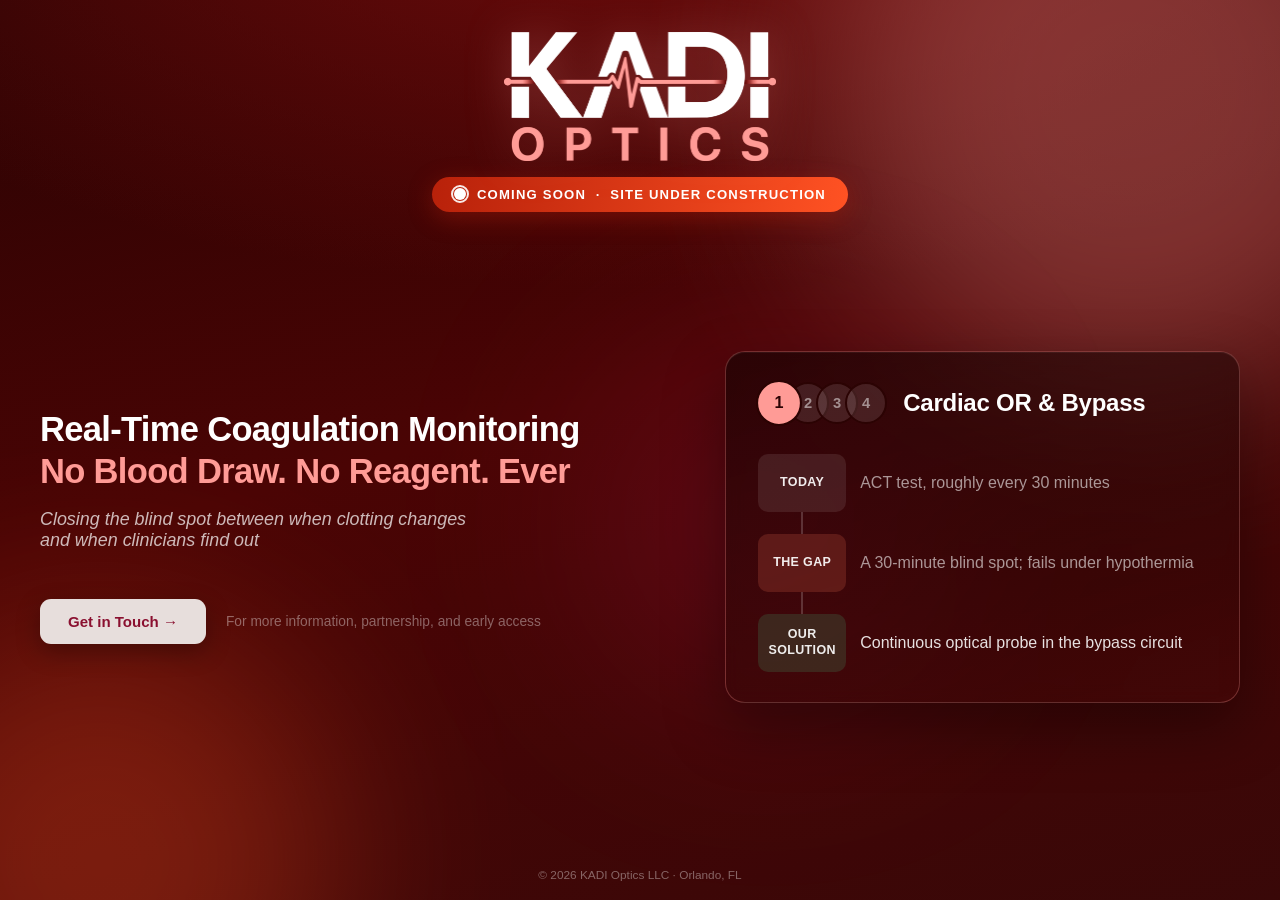
<file: index.html>
<!DOCTYPE html>
<html lang="en">
<head>
<meta charset="UTF-8"/>
<meta name="viewport" content="width=device-width, initial-scale=1.0"/>
<meta name="description" content="KADI Optics is under construction. We're building an optical platform for continuous, real-time blood coagulation monitoring: no blood draw, no reagent."/>
<title>KADI Optics | Coming Soon</title>
<link rel="icon" href="/favicon.png" type="image/png"/>
<style>
  :root{
    --maroon-deep:  #2B0303;
    --maroon:       #4A0404;
    --maroon-mid:   #5C0505;
    --maroon-card:  #6B1414;
    --wine:         #8A1030;
    --coral:        #FF9B96;
    --coral-soft:   rgba(255,155,150,0.5);
    --cta-1:        #B8210A;
    --cta-2:        #FF5223;
    --green:        #3CAA6E;
    --gray-warm:    #E7DEDC;
    --gray-warm-hover: #D9CBC8;
    --cream:        #FDECEA;
    --white:        #FFFFFF;
    --on-dark:      rgba(255,255,255,0.92);
    --on-dark-dim:  rgba(255,255,255,0.58);
    --on-dark-dim2: rgba(255,255,255,0.38);
    --font: -apple-system, BlinkMacSystemFont, "SF Pro Display", "SF Pro Text", "Segoe UI", Roboto, Helvetica, Arial, sans-serif;
  }

  *,*::before,*::after{ box-sizing:border-box; margin:0; padding:0; }
  html{ scroll-behavior:smooth; }
  body{
    font-family: var(--font);
    background: var(--maroon-deep);
    color: var(--on-dark);
    -webkit-font-smoothing: antialiased;
    text-rendering: optimizeLegibility;
    overflow-x: hidden;
  }
  img,svg{ max-width:100%; display:block; }
  a{ color:inherit; text-decoration:none; }

  /* ══════════ Fixed mesh-gradient backdrop ══════════ */
  .backdrop{
    position: fixed;
    inset: 0;
    z-index: -1;
    background:
      radial-gradient(ellipse 120% 70% at 50% -10%, #6E0B0B 0%, transparent 60%),
      linear-gradient(165deg, var(--maroon-deep) 0%, var(--maroon) 45%, #390808 100%);
    overflow: hidden;
  }
  .blob{ position:absolute; border-radius:50%; filter: blur(95px); opacity:0.30; }
  .blob.b1{ width:620px; height:620px; background: var(--coral); top:-220px; right:-160px;
    animation: drift 13s ease-in-out infinite alternate; }
  .blob.b2{ width:480px; height:480px; background: var(--cta-2); bottom:-200px; left:-140px;
    animation: drift 16s ease-in-out infinite alternate-reverse; }
  .blob.b3{ width:360px; height:360px; background: var(--wine); top:38%; left:46%; opacity:0.34;
    animation: drift 10s ease-in-out infinite alternate; }
  @keyframes drift{ from{ transform:translate(0,0) scale(1);} to{ transform:translate(36px,26px) scale(1.1);} }
  @media (prefers-reduced-motion: reduce){ .blob{ animation:none; } }
  /* the moving, heavily-blurred blobs are expensive to recomposite every frame
     on weaker mobile GPUs and were stealing frame budget from the scenario
     crossfade, making it look choppy; freeze them on small screens */
  @media (max-width: 900px){ .blob{ animation:none; } }

  /* ══════════ PAGE FRAME ══════════ */
  .page{
    min-height: 100svh;
    max-width: 1280px;
    margin: 0 auto;
    display:flex;
    flex-direction:column;
    padding: 26px 40px 18px;
  }

  .masthead{
    flex: 0 0 auto;
    text-align:center;
    padding-top: 6px;
  }
  .logo-mark{
    width: 272px;
    max-width: 54vw;
    margin: 0 auto 16px;
    filter: drop-shadow(0 0 22px rgba(255,155,150,0.26));
    animation: glow-breathe 4.5s ease-in-out infinite;
  }
  @keyframes glow-breathe{
    0%,100%{ filter: drop-shadow(0 0 18px rgba(255,155,150,0.20)); }
    50%{     filter: drop-shadow(0 0 30px rgba(255,155,150,0.40)); }
  }
  @media (prefers-reduced-motion: reduce){ .logo-mark{ animation:none; } }
  @media (max-width: 900px){ .logo-mark{ animation:none; } }

  .badge{
    display:inline-flex;
    align-items:center;
    gap:11px;
    padding: 10px 22px;
    border-radius: 100px;
    background: linear-gradient(100deg, var(--cta-1), var(--cta-2));
    box-shadow: 0 6px 24px rgba(184,33,10,0.4);
    font-size: 0.82rem;
    font-weight: 700;
    letter-spacing: 0.09em;
    text-transform: uppercase;
    color: var(--white);
  }
  .badge .pulse-dot{ position:relative; width:12px; height:12px; border-radius:50%; background: var(--white); flex-shrink:0; }
  .badge .pulse-dot::before{
    content:''; position:absolute; inset:-3px; border-radius:50%;
    border: 2px solid rgba(255,255,255,0.9);
    animation: pulse-ring 1.6s ease-out infinite;
  }
  @keyframes pulse-ring{ 0%{ transform:scale(0.7); opacity:1; } 100%{ transform:scale(2.1); opacity:0; } }
  @media (prefers-reduced-motion: reduce){ .badge .pulse-dot::before{ animation:none; } }

  /* ══════════ MAIN: two columns, fills remaining screen ══════════ */
  .main-grid{
    flex: 1 1 auto;
    display:grid;
    grid-template-columns: 55fr 45fr;
    align-items: center;
    gap: 56px;
    min-height: 0;
    padding: 30px 0 8px;
    margin-top: -34px;
  }

  .left-col{
    display:flex;
    flex-direction:column;
    justify-content:center;
    text-align:left;
  }

  h1{
    font-size: clamp(1.65rem, 2.7vw, 2.3rem);
    font-weight: 700;
    line-height: 1.16;
    letter-spacing: -0.02em;
    color: var(--white);
    text-wrap: balance;
  }
  h1 .accent{ color: var(--coral); display:block; margin-top: 2px; }

  .lead{
    font-size: clamp(1rem, 1.4vw, 1.15rem);
    font-weight: 500;
    font-style: italic;
    color: rgba(255,255,255,0.72);
    margin-top: 18px;
    max-width: 460px;
  }

  .hero-actions{
    display:flex;
    align-items:center;
    gap: 20px;
    flex-wrap: wrap;
    margin-top: 48px;
  }

  .btn-primary{
    display:inline-flex;
    align-items:center;
    gap:8px;
    padding: 14px 28px;
    border-radius: 11px;
    background: var(--gray-warm);
    color: var(--wine);
    font-weight: 700;
    font-size: 0.94rem;
    box-shadow: 0 8px 24px rgba(0,0,0,0.3);
    transition: transform 0.2s ease, box-shadow 0.2s ease, background 0.2s ease;
  }
  .btn-primary:hover{ background: var(--gray-warm-hover); transform: translateY(-2px); box-shadow: 0 10px 30px rgba(0,0,0,0.38); }
  .btn-primary:focus-visible, .node:focus-visible{ outline: 2px solid var(--coral); outline-offset: 3px; }

  .contact-inline{ font-size: 0.86rem; color: var(--on-dark-dim2); }

  /* ══════════ RIGHT COLUMN: problem box ══════════ */
  .right-col{ min-width:0; }

  .scenario-box{
    display:flex;
    flex-direction:column;
    background: linear-gradient(165deg, rgba(15,2,2,0.6), rgba(70,8,8,0.5));
    border: 1px solid rgba(255,155,150,0.28);
    border-radius: 20px;
    padding: 30px 32px 30px;
    backdrop-filter: blur(8px);
    box-shadow: 0 24px 60px rgba(0,0,0,0.35), inset 0 1px 0 rgba(255,255,255,0.05);
  }

  /* overlapping number nav, sits beside each scenario's title */
  .scenario-head{ display:flex; align-items:center; gap:16px; margin-bottom: 30px; }
  .nav-row{ flex:0 0 auto; display:flex; align-items:center; }
  .node{
    position: relative;
    flex: 0 0 auto;
    width: 42px; height: 42px;
    border-radius: 50%;
    display:flex; align-items:center; justify-content:center;
    font-size: 0.92rem; font-weight:600;
    color: rgba(255,255,255,0.5);
    background: rgba(255,255,255,0.1);
    border: 2px solid var(--maroon-deep);
    cursor: pointer;
    transition: all 0.3s ease;
    margin-left: -13px;
  }
  .node:first-child{ margin-left:0; }
  .node.active{
    background: var(--coral);
    color: var(--maroon-deep);
    font-weight: 800;
    transform: scale(1.1);
    z-index: 2;
  }

  .scenario-name{
    font-size: 1.5rem; font-weight:700; color:var(--white); letter-spacing:-0.01em;
    transition: opacity 0.4s ease;
    will-change: opacity;
  }
  .scenario-name.fading{ opacity: 0; }

  /* Today / The Gap / Our Solution: these three are static and never fade — */
  /* only the description text (.v) beside them changes and crossfades in place */
  .scenario-rows{ display:flex; flex-direction:column; }
  .row-connector{ width:2px; height:22px; margin-left:43px; background: rgba(255,255,255,0.18); }
  .srow{ display:flex; align-items:center; gap: 14px; }
  .srow .k{
    flex-shrink:0;
    width: 88px;
    min-height: 58px;
    padding: 6px;
    border-radius: 10px;
    display:flex; align-items:center; justify-content:center;
    text-align:center;
    font-size:0.78rem;
    font-weight:700;
    letter-spacing:0.03em;
    text-transform:uppercase;
    color: rgba(255,255,255,0.92);
    line-height:1.25;
  }
  .srow.today .k{ background: rgba(255,255,255,0.09); }
  .srow.gap .k{ background: rgba(255,120,90,0.18); }
  .srow.fix .k{ background: rgba(60,170,110,0.2); }
  .srow .v{
    font-size:1rem; line-height:1.45; color: var(--on-dark-dim); min-height: 2.4em;
    display:flex; align-items:center;
    transition: opacity 0.4s ease;
    will-change: opacity;
  }
  .srow .v.fading{ opacity: 0; }
  .srow.fix .v{ color: rgba(255,255,255,0.88); }

  /* footer */
  .foot-note{
    flex: 0 0 auto;
    text-align:center;
    font-size:0.74rem;
    color: var(--on-dark-dim2);
    padding-top: 14px;
  }

  /* ══════════ RESPONSIVE ══════════ */
  @media (max-width: 900px){
    .page{ min-height:auto; padding: 28px 24px 28px; }
    .main-grid{ grid-template-columns: 1fr; gap: 36px; padding: 26px 0 8px; align-items:normal; margin-top: 0; }
    .left-col{ text-align:center; align-items:center; }
    .lead{ margin-left:auto; margin-right:auto; }
    .hero-actions{ justify-content:center; }
    h1 .accent{ margin-top:4px; }
    .scenario-head{ justify-content:center; }
    .scenario-box{ height:auto; backdrop-filter:none; }
  }
  @media (max-width: 560px){
    .scenario-head{ flex-direction:column; gap:10px; }
    .scenario-name{ text-align:center; }
  }
  @media (max-width: 520px){
    .srow .k{ width:72px; min-height:50px; font-size:0.68rem; }
    .srow .v{ font-size:0.92rem; }
  }
</style>
</head>
<body>

  <div class="backdrop">
    <div class="blob b1"></div>
    <div class="blob b2"></div>
    <div class="blob b3"></div>
  </div>

  <div class="page">

    <!-- ══════════ MASTHEAD ══════════ -->
    <div class="masthead">
      <img class="logo-mark" src="/images/logo_pitch_white.png" alt="KADI Optics"/>
      <div class="badge"><span class="pulse-dot"></span> Coming Soon &nbsp;·&nbsp; Site Under Construction</div>
    </div>

    <!-- ══════════ MAIN ══════════ -->
    <div class="main-grid">

      <div class="left-col">
        <h1>Real-Time Coagulation Monitoring<span class="accent">No Blood Draw. No Reagent. Ever</span></h1>
        <p class="lead">Closing the blind spot between when clotting changes and when clinicians find out</p>

        <div class="hero-actions">
          <a class="btn-primary" href="mailto:kadioptics@gmail.com">Get in Touch →</a>
          <span class="contact-inline">For more information, partnership, and early access</span>
        </div>
      </div>

      <div class="right-col">
        <div class="scenario-box">

          <div class="scenario-head">
            <div class="nav-row">
              <div class="node active" data-i="0">1</div>
              <div class="node" data-i="1">2</div>
              <div class="node" data-i="2">3</div>
              <div class="node" data-i="3">4</div>
            </div>
            <div class="scenario-name" id="scenario-name">Cardiac OR &amp; Bypass</div>
          </div>

          <div class="scenario-rows">
            <div class="srow today"><div class="k">Today</div><div class="v" id="v-today">ACT test, roughly every 30 minutes</div></div>
            <div class="row-connector"></div>
            <div class="srow gap"><div class="k">The Gap</div><div class="v" id="v-gap">A 30-minute blind spot; fails under hypothermia</div></div>
            <div class="row-connector"></div>
            <div class="srow fix"><div class="k">Our<br>Solution</div><div class="v" id="v-fix">Continuous optical probe in the bypass circuit</div></div>
          </div>

        </div>
      </div>

    </div>

    <div class="foot-note">© 2026 KADI Optics LLC · Orlando, FL</div>

  </div>

  <script>
    (function(){
      // Today / The Gap / Our Solution stay on screen always — only the
      // name and the three description lines swap and crossfade in place.
      var DATA = [
        { name: "Cardiac OR & Bypass",     today: "ACT test, roughly every 30 minutes",              gap: "A 30-minute blind spot; fails under hypothermia",      fix: "Continuous optical probe in the bypass circuit" },
        { name: "ICU & ECMO",              today: "Anti-Factor Xa, off-site lab, every 1 to 4 hours", gap: "45+ minute turnaround; can't test at the bedside",     fix: "Continuous sensor built into the ECMO circuit" },
        { name: "Home INR Monitoring",     today: "Finger-prick test strips, checked weekly",         gap: "Daily to weekly gaps; real burden on patients",        fix: "Wrist-worn monitor, continuous and painless" },
        { name: "Home DOAC Monitoring",    today: "Nothing exists; zero approved home test",          gap: "6 million U.S. patients go unmonitored",               fix: "The first non-invasive DOAC monitor" }
      ];

      var nodes = Array.prototype.slice.call(document.querySelectorAll('.node'));
      var nameEl = document.getElementById('scenario-name');
      var fadeEls = [nameEl, document.getElementById('v-today'), document.getElementById('v-gap'), document.getElementById('v-fix')];
      var total = DATA.length;
      var current = 0;
      var cycleTimer = null;
      var swapTimer = null;
      var DURATION = 3900;
      var FADE_MS = 420;
      var reduceMotion = window.matchMedia && window.matchMedia('(prefers-reduced-motion: reduce)').matches;

      function applyData(i){
        var d = DATA[i];
        nameEl.textContent = d.name;
        fadeEls[1].textContent = d.today;
        fadeEls[2].textContent = d.gap;
        fadeEls[3].textContent = d.fix;
        nodes.forEach(function(n){ n.classList.toggle('active', +n.dataset.i === i); });
      }

      function show(i){
        current = (i + total) % total;
        if (reduceMotion){ applyData(current); return; }
        clearTimeout(swapTimer);
        fadeEls.forEach(function(el){ el.classList.add('fading'); });
        swapTimer = setTimeout(function(){
          applyData(current);
          fadeEls.forEach(function(el){ el.classList.remove('fading'); });
        }, FADE_MS);
      }

      function start(){
        if (reduceMotion) return;
        stop();
        cycleTimer = setInterval(function(){ show(current + 1); }, DURATION);
      }
      function stop(){ if (cycleTimer) { clearInterval(cycleTimer); cycleTimer = null; } }

      nodes.forEach(function(n){
        n.addEventListener('click', function(){ show(+n.dataset.i); start(); });
      });

      var box = document.querySelector('.scenario-box');
      box.addEventListener('mouseenter', stop);
      box.addEventListener('mouseleave', start);

      applyData(0);
      start();
    })();
  </script>

</body>
</html>
</file>
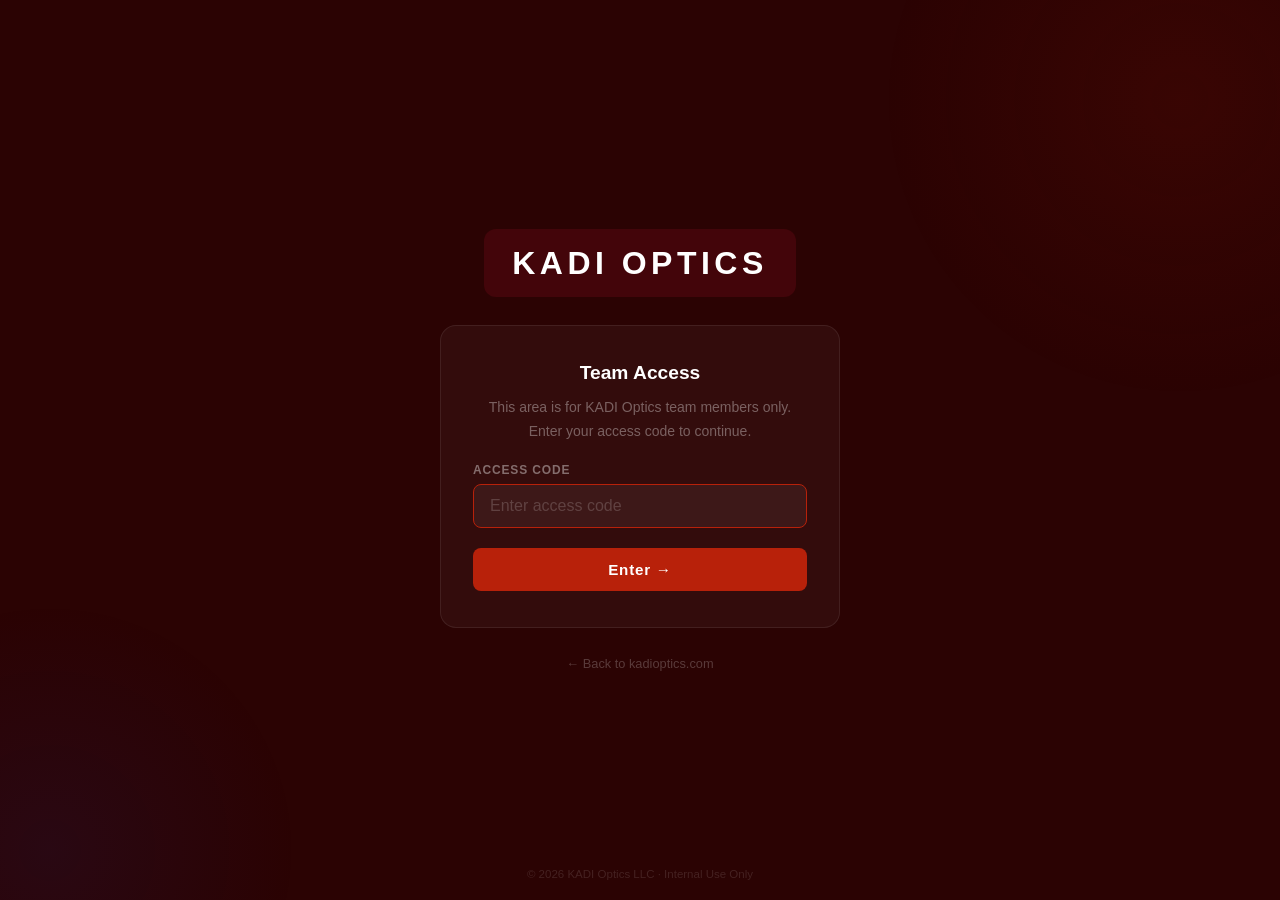
<file: discovery.html>
<!DOCTYPE html>
<html lang="en">
<head>
  <meta charset="UTF-8"/>
  <meta name="viewport" content="width=device-width, initial-scale=1.0"/>
  <title>KADI Optics | Customer Discovery</title>
  <link rel="stylesheet" href="/css/internal.css"/>
  <script src="/js/auth.js"></script>
</head>
<body class="light-theme">

  <nav class="int-nav">
    <a href="/" class="brand-box">KADI OPTICS</a>
    <div class="int-links">
      <a href="/market.html"       class="int-link">Market</a>
      <a href="/discovery.html"    class="int-link active">Customer Discovery</a>
      <a href="/tech.html"         class="int-link">Technology</a>
      <a href="/publications.html" class="int-link">Publications</a>
      <a href="/proposals.html"    class="int-link">Proposals</a>
    </div>
    <button class="logout-btn" onclick="logout()">Log out</button>
  </nav>

  <main class="int-page">

    <header class="page-header">
      <div class="page-tag">
        <svg width="12" height="12" viewBox="0 0 12 12" fill="none" style="vertical-align:-1px;margin-right:5px"><circle cx="6" cy="6" r="5" fill="#B8210A" opacity=".18"/><circle cx="6" cy="6" r="2.5" fill="#B8210A"/></svg>
        Internal &middot; UCF ART / I-Corps Program
      </div>
      <h1 class="page-title">Customer Discovery</h1>
      <p class="page-desc">59 structured interviews conducted May through August 2026, primarily through NSF/UCF I-Corps. Source: <code>I-CORP/Interviews/UCF I-Corps Cohort Data Collection.xlsx</code>. This flipped the original beachhead assumption from home/DOAC monitoring to cardiac OR and ECMO, and surfaced a durable DOAC home-monitoring opportunity as a longer-term platform.</p>
    </header>

    <div class="stat-grid" style="margin-bottom:48px">
      <div class="stat-card stat-card-highlight">
        <div class="stat-icon"><svg width="22" height="22" viewBox="0 0 24 24" fill="none"><path d="M16 11c1.66 0 2.99-1.34 2.99-3S17.66 5 16 5c-1.66 0-3 1.34-3 3s1.34 3 3 3zm-8 0c1.66 0 2.99-1.34 2.99-3S9.66 5 8 5C6.34 5 5 6.34 5 8s1.34 3 3 3zm0 2c-2.33 0-7 1.17-7 3.5V19h14v-2.5c0-2.33-4.67-3.5-7-3.5zm8 0c-.29 0-.62.02-.97.05 1.16.84 1.97 1.97 1.97 3.45V19h6v-2.5c0-2.33-4.67-3.5-7-3.5z" fill="#B8210A"/></svg></div>
        <div class="stat-value">59</div>
        <div class="stat-label">Interviews completed</div>
      </div>
      <div class="stat-card">
        <div class="stat-icon"><svg width="22" height="22" viewBox="0 0 24 24" fill="none"><path d="M12 2C8.13 2 5 5.13 5 9c0 5.25 7 13 7 13s7-7.75 7-13c0-3.87-3.13-7-7-7zm0 9.5c-1.38 0-2.5-1.12-2.5-2.5s1.12-2.5 2.5-2.5 2.5 1.12 2.5 2.5-1.12 2.5-2.5 2.5z" fill="#B8210A"/></svg></div>
        <div class="stat-value">9</div>
        <div class="stat-label">Customer segments covered</div>
      </div>
      <div class="stat-card">
        <div class="stat-icon"><svg width="22" height="22" viewBox="0 0 24 24" fill="none"><path d="M9 16.17L4.83 12l-1.42 1.41L9 19 21 7l-1.41-1.41z" fill="#B8210A"/></svg></div>
        <div class="stat-value">6</div>
        <div class="stat-label">Hypotheses validated</div>
      </div>
      <div class="stat-card">
        <div class="stat-icon"><svg width="22" height="22" viewBox="0 0 24 24" fill="none"><path d="M19 6.41L17.59 5 12 10.59 6.41 5 5 6.41 10.59 12 5 17.59 6.41 19 12 13.41 17.59 19 19 17.59 13.41 12z" fill="#B8210A"/></svg></div>
        <div class="stat-value">2</div>
        <div class="stat-label">Hypotheses revised by evidence</div>
      </div>
    </div>

    <section class="section">
      <div class="section-header-row">
        <svg class="section-icon-svg" viewBox="0 0 24 24" fill="none"><path d="M9 21c0 .55.45 1 1 1h4c.55 0 1-.45 1-1v-1H9v1zm3-19C8.14 2 5 5.14 5 9c0 2.38 1.19 4.47 3 5.74V17c0 .55.45 1 1 1h6c.55 0 1-.45 1-1v-2.26c1.81-1.27 3-3.36 3-5.74 0-3.86-3.14-7-7-7z" fill="currentColor"/></svg>
        <h2 class="section-title-inline">Hypotheses Tested</h2>
      </div>
      <p class="section-sub">Core assumptions tested through customer interviews, with the specific evidence behind each status.</p>
      <div class="table-scroll" style="overflow-x:auto">
      <table class="data-table">
        <thead>
          <tr><th>#</th><th>Hypothesis</th><th>Segment</th><th>Status</th><th>Evidence</th></tr>
        </thead>
        <tbody>
          <tr>
            <td>H1</td>
            <td>Cardiac surgeons and perfusionists experience real monitoring gaps from intermittent ACT testing</td>
            <td><span class="tag tag-orange">Cardiac Surgery</span></td>
            <td><span class="tag tag-green">Validated</span></td>
            <td>Cardarelli, Toloueitabar, Ravikant, and Thakur independently confirmed ACT's failure modes and the value of continuous data.</td>
          </tr>
          <tr>
            <td>H2</td>
            <td>ECMO specialists would adopt a continuous monitor that eliminates hourly ACT draws</td>
            <td><span class="tag tag-green">ECMO / ICU</span></td>
            <td><span class="tag tag-green">Validated</span></td>
            <td>Cardarelli named ECMO the single highest-priority market; Toloueitabar confirmed value in ECMO/dialysis; Kroh confirmed unmet need in critical/sepsis cases.</td>
          </tr>
          <tr>
            <td>H3</td>
            <td>DOAC patients have no reliable home monitoring option and want one</td>
            <td><span class="tag tag-blue">Home / DOAC</span></td>
            <td><span class="tag tag-yellow">Validated, with caveat</span></td>
            <td>Confirmed zero DOAC home-monitoring option exists, a real opening. But Gioffre (Roche) confirmed the broader home/point-of-care coagulation market is shrinking as warfarin gives way to generic DOACs, so this is a narrow, durable opportunity rather than a broad one.</td>
          </tr>
          <tr>
            <td>H4</td>
            <td>Cardiac anesthesiologists, not surgeons, are the primary decision-makers for OR coagulation devices</td>
            <td><span class="tag tag-orange">Cardiac Surgery</span></td>
            <td><span class="tag tag-red">Revised</span></td>
            <td>Hanna and Mango both independently said operational and product-development leaders, not any clinician, control pricing and purchasing; clinicians drive clinical adoption, not the buying decision.</td>
          </tr>
          <tr>
            <td>H5</td>
            <td>Hospitals would pay a premium for a device that eliminates per-test reagent costs</td>
            <td><span class="tag tag-purple">Hospital / Admin</span></td>
            <td><span class="tag tag-yellow">Partially validated</span></td>
            <td>Cost elimination is repeatedly valued (Castro, Fisher, Bobek, Mullen, Panganiban), but under DRG bundle payment pressure (Mango) hospitals want cost parity or reduction, not a premium.</td>
          </tr>
          <tr>
            <td>H6</td>
            <td>Workflow and EMR integration matter more to adoption than raw device performance</td>
            <td><span class="tag tag-purple">Hospital / Admin</span></td>
            <td><span class="tag tag-green">Validated</span></td>
            <td>Raised unprompted and independently by Wright, Logue, Khouy, Pierson, Shalev, and Murray, among others; the most repeated theme across all 59 interviews.</td>
          </tr>
          <tr>
            <td>H7</td>
            <td>The FDA regulatory pathway is the hardest, most underestimated part of commercialization</td>
            <td><span class="tag tag-purple">Hospital / Admin</span></td>
            <td><span class="tag tag-green">Validated</span></td>
            <td>Klang (from direct personal FDA experience), Penoyer, Singh, Ravikant, and Murray all independently flagged this as the critical path.</td>
          </tr>
          <tr>
            <td>H8</td>
            <td>A clinical champion is the make-or-break factor for landing the first hospital pilot</td>
            <td><span class="tag tag-orange">Cardiac Surgery</span></td>
            <td><span class="tag tag-green">Validated</span></td>
            <td>Mango, Hanna, and Mechanic each independently named securing a physician champion as the single hardest, most important milestone.</td>
          </tr>
        </tbody>
      </table>
      </div>
    </section>

    <section class="section">
      <div class="section-header-row">
        <svg class="section-icon-svg" viewBox="0 0 24 24" fill="none"><path d="M20 2H4c-1.1 0-2 .9-2 2v18l4-4h14c1.1 0 2-.9 2-2V4c0-1.1-.9-2-2-2zm-2 12H6v-2h12v2zm0-3H6V9h12v2zm0-3H6V6h12v2z" fill="currentColor"/></svg>
        <h2 class="section-title-inline">Interview Log</h2>
      </div>
      <p class="section-sub">All 59 interviews, chronological. Full notes for each live in the source spreadsheet; the four most recent (Aug 1) are logged with contact details but notes are still being transcribed.</p>
      <div class="table-scroll" style="overflow-x:auto">
      <table class="data-table">
        <thead>
          <tr><th>Date</th><th>Name</th><th>Role / Organization</th><th>Segment</th><th>Key Takeaway</th></tr>
        </thead>
        <tbody>
          <tr>
            <td>2026-05-29</td>
            <td>Dr. Michael N. Hanna</td>
            <td>Cardiothoracic Surgery, Orlando Health Heart & Vascular</td>
            <td><span class="tag tag-orange">Cardiac Surgery</span></td>
            <td>Already familiar and strongly positive; identified six possible sensing modalities and ranked a fully non-invasive version as the highest-value outcome.</td>
          </tr>
          <tr>
            <td>2026-05-30</td>
            <td>Dr. Farhan Khawaja</td>
            <td>Interventional Cardiology, Orlando Health Heart & Vascular</td>
            <td><span class="tag tag-blue">Interventional Cardiology</span></td>
            <td>Most enthusiastic interviewee of the series; sees billion-dollar potential in catheter-embedded and IV-line sensing. Now the team's clinical collaborator.</td>
          </tr>
          <tr>
            <td>2026-06-03</td>
            <td>Robin K. Wright</td>
            <td>COO, UCF Life Science Incubator, Lake Nona</td>
            <td><span class="tag tag-purple">Hospital Ops / Innovation</span></td>
            <td>Device failure during surgery and silent home-monitor drop-off are critical risks; users want one clear answer, not twenty-five metrics.</td>
          </tr>
          <tr>
            <td>2026-06-03</td>
            <td>Carol Ann Logue</td>
            <td>Executive Director, Florida Photonics</td>
            <td><span class="tag tag-yellow">Investor / Advisor</span></td>
            <td>Workflow compatibility is the single most important adoption factor; confirmed the wearable medical device market is large and growing.</td>
          </tr>
          <tr>
            <td>2026-06-03</td>
            <td>Darren T. Engle</td>
            <td>COO, Stratos Jets</td>
            <td><span class="tag tag-yellow">Investor / Advisor</span></td>
            <td>Confirmed a transcutaneous design is hardware-feasible from a mechanical-engineering standpoint; offered hardware design resources.</td>
          </tr>
          <tr>
            <td>2026-06-11</td>
            <td>Dr. Marcelo Cardarelli</td>
            <td>Pediatric Cardiac Surgeon, Johns Hopkins Children's Center</td>
            <td><span class="tag tag-orange">Cardiac Surgery</span></td>
            <td>ACT is often inaccurate and surgeons are &ldquo;always a bit behind reality&rdquo;; specifically flagged ECMO as the highest-priority near-term market.</td>
          </tr>
          <tr>
            <td>2026-06-11</td>
            <td>Dr. David Braun</td>
            <td>Interim Medical Director, UCF Health Center</td>
            <td><span class="tag tag-green">ICU / Critical Care</span></td>
            <td>INR delays, travel burden, and infrequent insurance-driven testing are major warfarin pain points; enthusiastic about wearable/remote monitoring.</td>
          </tr>
          <tr>
            <td>2026-06-15</td>
            <td>Habeel Ghazi</td>
            <td>Founder, HHG Healthcare & Life Sciences Consulting</td>
            <td><span class="tag tag-yellow">Investor / Advisor</span></td>
            <td>Workflow adoption is the most critical success factor; challenged the team to prove coagulation changes fast enough to justify continuous monitoring.</td>
          </tr>
          <tr>
            <td>2026-06-17</td>
            <td>Mounir Khouy</td>
            <td>Founder & CEO, Venturion.ai</td>
            <td><span class="tag tag-yellow">Investor / Advisor</span></td>
            <td>Devices fail when treated as standalone products; KADI must integrate with EMR systems and the broader care ecosystem.</td>
          </tr>
          <tr>
            <td>2026-06-17</td>
            <td>Aparna Dubey</td>
            <td>Financial Services Professional</td>
            <td><span class="tag tag-red">Patient / Consumer</span></td>
            <td>Adoption depends on ease of use and lifestyle fit; strong preference for non-invasive testing on hygiene grounds; ranked accuracy as the top must-have.</td>
          </tr>
          <tr>
            <td>2026-06-17</td>
            <td>Albee Lin</td>
            <td>Sales Manager, Taizhou Chunlai Electrical Co.</td>
            <td><span class="tag tag-purple">General Business</span></td>
            <td>Not familiar with coagulation devices specifically; for medical devices generally, cost is probably the most important factor.</td>
          </tr>
          <tr>
            <td>2026-06-17</td>
            <td>Andrea Xu</td>
            <td>Business Development Manager, Assure Tech</td>
            <td><span class="tag tag-purple">General Business</span></td>
            <td>Not coagulation-specific, but confirmed overall device cost is usually the key factor in adoption and purchasing decisions.</td>
          </tr>
          <tr>
            <td>2026-06-18</td>
            <td>Steve Nunn</td>
            <td>CEO, Intista</td>
            <td><span class="tag tag-yellow">Investor / Advisor</span></td>
            <td>Material quality control and manufacturing precision are paramount for any device entering the body; doctors are often poor businesspeople, an opening for entrepreneurs.</td>
          </tr>
          <tr>
            <td>2026-06-18</td>
            <td>William Fisher</td>
            <td>Founder, WadjetLabs</td>
            <td><span class="tag tag-blue">Industry / Diagnostics</span></td>
            <td>Independently built a handheld optical coagulation-cartridge system, confirming the optical approach; cost and lab-independence are the biggest value drivers.</td>
          </tr>
          <tr>
            <td>2026-06-18</td>
            <td>Ramon Gibson</td>
            <td>Assistant Manager, Doctors Hospital</td>
            <td><span class="tag tag-purple">Hospital Ops / Innovation</span></td>
            <td>Absence of real-time documentation is a critical gap; wants one-button simplicity and recommends pursuing CE Mark alongside FDA.</td>
          </tr>
          <tr>
            <td>2026-06-18</td>
            <td>Craig A. Pierson</td>
            <td>Managing Director, LifeTech Capital</td>
            <td><span class="tag tag-yellow">Investor / Advisor</span></td>
            <td>A new device should address a significant, broadly-applicable problem, not a niche one with limited clinical adoption.</td>
          </tr>
          <tr>
            <td>2026-06-18</td>
            <td>Brian Katz</td>
            <td>CEO, BK Growth Advisory Services</td>
            <td><span class="tag tag-yellow">Investor / Advisor</span></td>
            <td>The customer may be the clinician, not the patient, which changes device design and go-to-market; ranked easy workflow and non-invasiveness as top priorities.</td>
          </tr>
          <tr>
            <td>2026-06-18</td>
            <td>John Bromfield</td>
            <td>Strategic Advisor, Agile Infoways</td>
            <td><span class="tag tag-yellow">Investor / Advisor</span></td>
            <td>Device must show clear need from both physicians and patients and integrate easily into existing clinical workflows.</td>
          </tr>
          <tr>
            <td>2026-06-18</td>
            <td>Matt Castro, BSN, RN</td>
            <td>Senior Sales Executive, ARROTEK</td>
            <td><span class="tag tag-blue">Industry / Diagnostics</span></td>
            <td>Lower cost is the top priority since financial gatekeepers, not clinicians, drive purchasing; draw delays and sample integrity are key pain points.</td>
          </tr>
          <tr>
            <td>2026-06-18</td>
            <td>Clive Digby-Jones</td>
            <td>Founder, Global Wellness Transformation USA</td>
            <td><span class="tag tag-red">Patient / Consumer</span></td>
            <td>Speaking from a personal cancer diagnosis; his sole device priority is fewer side effects, technology must not create new problems.</td>
          </tr>
          <tr>
            <td>2026-06-18</td>
            <td>Karl R. Wolcott</td>
            <td>VP OEM Program, TriImaging Solutions</td>
            <td><span class="tag tag-blue">Industry / Diagnostics</span></td>
            <td>Non-invasiveness is the single most value-creating design improvement he has seen; advised securing a mentor early since the industry runs on relationships.</td>
          </tr>
          <tr>
            <td>2026-06-18</td>
            <td>Tuna Kavak</td>
            <td>Sales Executive, MIXTA</td>
            <td><span class="tag tag-purple">General Business</span></td>
            <td>Not familiar with coagulation specifically; stressed a clear application and ease of use for any new device.</td>
          </tr>
          <tr>
            <td>2026-06-18</td>
            <td>Dr. Yaser Toloueitabar</td>
            <td>Cardiac Surgeon, Fellowship of Congenital Cardiac Surgery</td>
            <td><span class="tag tag-orange">Cardiac Surgery</span></td>
            <td>Confirmed ACT fails under antithrombin III deficiency, hemodilution, and hypothermia; strongly validated continuous monitoring for bypass, protamine reversal, and ECMO/dialysis.</td>
          </tr>
          <tr>
            <td>2026-06-18</td>
            <td>Uri Yudewitz</td>
            <td>VP Business Development, CH Groups</td>
            <td><span class="tag tag-yellow">Investor / Advisor</span></td>
            <td>Argued the healthcare system is too selective; sees a large, underserved market for gentle, universally accessible monitoring.</td>
          </tr>
          <tr>
            <td>2026-06-18</td>
            <td>Rajiv Singh</td>
            <td>Founder & CEO, Conciercare</td>
            <td><span class="tag tag-red">Patient / Consumer</span></td>
            <td>Discarded a Coumadin home monitor after finger-stick results didn't match lab values; accuracy is the absolute top priority.</td>
          </tr>
          <tr>
            <td>2026-06-18</td>
            <td>Jacqueline Barberena</td>
            <td>VP Marketing, DermaSensor</td>
            <td><span class="tag tag-blue">Industry / Diagnostics</span></td>
            <td>The shift from reactive to proactive health monitoring is the biggest unmet need; accuracy ranked as the single most important device attribute.</td>
          </tr>
          <tr>
            <td>2026-06-18</td>
            <td>Jorge Rivera, Ph.D.</td>
            <td>CEO & Director, AHC Films</td>
            <td><span class="tag tag-yellow">Investor / Advisor</span></td>
            <td>Physician burnout and lack of patient education are the biggest systemic challenges; device must be designed for easy use with built-in guidance.</td>
          </tr>
          <tr>
            <td>2026-06-18</td>
            <td>Boaz Shalev</td>
            <td>Chief Product Officer / Strategist</td>
            <td><span class="tag tag-yellow">Investor / Advisor</span></td>
            <td>Value proposition must be deliverable in under twenty seconds; ranked easy workflow and non-invasiveness as top priorities.</td>
          </tr>
          <tr>
            <td>2026-06-18</td>
            <td>Mindi Hertzog</td>
            <td>Trade Promotion, U.S. Dept. of Commerce</td>
            <td><span class="tag tag-purple">Hospital Ops / Innovation</span></td>
            <td>Absence of real-time documentation and one-button simplicity are the top two priorities; offered physician and lab network contacts.</td>
          </tr>
          <tr>
            <td>2026-06-18</td>
            <td>Nicole Miranda</td>
            <td>Program Manager, Plug and Play Orlando</td>
            <td><span class="tag tag-yellow">Investor / Advisor</span></td>
            <td>Easy workflow and low cost are the two most critical adoption attributes; offered accelerator mentorship and investor introductions.</td>
          </tr>
          <tr>
            <td>2026-06-18</td>
            <td>Dr. Oren Mechanic</td>
            <td>Healthcare Executive / Network &amp; Distribution Advisor</td>
            <td><span class="tag tag-purple">Hospital Ops / Innovation</span></td>
            <td>Finding a clinical champion and fitting the existing care pathway are the hardest adoption challenges; must beat rapid INR testing on outcomes.</td>
          </tr>
          <tr>
            <td>2026-06-18</td>
            <td>Dr. Matthew Kroh</td>
            <td>CMO Core Surgical Innovation, Medtronic &amp; Cleveland Clinic</td>
            <td><span class="tag tag-purple">Hospital Ops / Innovation</span></td>
            <td>Lack of reimbursement pathways is the biggest barrier to hospital adoption; confirmed unmet need in severe sepsis and surgical resuscitation.</td>
          </tr>
          <tr>
            <td>2026-06-18</td>
            <td>Matthew Arrasmith</td>
            <td>Supply Chain &amp; Logistics Intern, Cincinnati VA Medical Center</td>
            <td><span class="tag tag-purple">Hospital Ops / Innovation</span></td>
            <td>Device tracking within hospitals is a real operational challenge; ranked accuracy first and lower invasiveness second.</td>
          </tr>
          <tr>
            <td>2026-06-21</td>
            <td>Chuck Mattera</td>
            <td>Founder, Avalanche Thinking; former Chair/CEO, Coherent Corp.</td>
            <td><span class="tag tag-blue">Industry / Diagnostics</span></td>
            <td>Validated the optical approach as a photonics-industry expert and repeat patient; device must be deployable quickly, not on a ten-year timeline.</td>
          </tr>
          <tr>
            <td>2026-06-23</td>
            <td>Daleen (Aragon) Penoyer</td>
            <td>Sr. Director, Research Partnerships, Orlando Health</td>
            <td><span class="tag tag-purple">Hospital Ops / Innovation</span></td>
            <td>Coagulation testing is inherently fragmented across anticoagulants; advised mapping the FDA risk classification and predicate-device pathway early.</td>
          </tr>
          <tr>
            <td>2026-06-23</td>
            <td>Dr. Mai H. Vo</td>
            <td>ICU Director, Orlando Regional Medical Center</td>
            <td><span class="tag tag-green">ICU / Critical Care</span></td>
            <td>Wants continuous, non-invasive monitoring analogous to pulse oximetry, with an instantly interpretable red/green status and optional drill-down.</td>
          </tr>
          <tr>
            <td>2026-06-23</td>
            <td>Kelli Murray</td>
            <td>Investor, Startup Coach</td>
            <td><span class="tag tag-yellow">Investor / Advisor</span></td>
            <td>Interoperability and reliable alerting solve the most problems across devices; advised securing a strong FDA advisor early and learning how GPOs like Premier work.</td>
          </tr>
          <tr>
            <td>2026-06-23</td>
            <td>Darby O'Connell, RN</td>
            <td>Operating Room, Orlando Health</td>
            <td><span class="tag tag-purple">Hospital Ops / Innovation</span></td>
            <td>Device count, physical footprint, and power demand are the biggest day-to-day OR challenges; ranked ease of use and smaller size as top priorities.</td>
          </tr>
          <tr>
            <td>2026-06-24</td>
            <td>Dr. Anand Thakur</td>
            <td>Anesthesiology &amp; Interventional Pain Medicine</td>
            <td><span class="tag tag-orange">Cardiac Anesthesia</span></td>
            <td>Confirmed a genuine unmet need for rapid pre-procedure profiling; wants a glucometer-equivalent for PT/INR/PTT at the point of care.</td>
          </tr>
          <tr>
            <td>2026-06-24</td>
            <td>Brendan Bobek</td>
            <td>Senior Territory Manager, Bristol Myers Squibb</td>
            <td><span class="tag tag-blue">Industry / Diagnostics</span></td>
            <td>Consumable cost must be comparable to current technology or adoption becomes very difficult; hospitals resist changing established workflows.</td>
          </tr>
          <tr>
            <td>2026-06-24</td>
            <td>Dr. Kapil Kashyap</td>
            <td>Anesthesiologist, Citizens Medical Center</td>
            <td><span class="tag tag-orange">Cardiac Anesthesia</span></td>
            <td>Precise heparin/protamine management is genuinely difficult; envisions every patient with a wrist sensor for automatic Bluetooth monitoring.</td>
          </tr>
          <tr>
            <td>2026-06-26</td>
            <td>Dr. Neeju Ravikant</td>
            <td>Pediatric Cardiac Anesthesiologist, Henry Ford Health</td>
            <td><span class="tag tag-orange">Cardiac Anesthesia</span></td>
            <td>The 45-minute coagulation wait is a genuine intraoperative burden; advised prioritizing FDA clearance and a well-validated proof of concept backed by publications.</td>
          </tr>
          <tr>
            <td>2026-07-01</td>
            <td>Steve Kitchen</td>
            <td>Scientific Director, UK NEQAS for Blood Coagulation</td>
            <td><span class="tag tag-blue">Industry / Diagnostics</span></td>
            <td>Flagged bedside diagnostics for undiagnosed bleeding disorders and urgent point-of-care emergency testing as major global unmet needs.</td>
          </tr>
          <tr>
            <td>2026-07-01</td>
            <td>Gregg Klang</td>
            <td>Founder, Cern Corporation</td>
            <td><span class="tag tag-blue">Industry / Diagnostics</span></td>
            <td>The FDA pathway is the hardest, most time-consuming part of commercialization; device parameters are deeply interconnected and can't be optimized in isolation.</td>
          </tr>
          <tr>
            <td>2026-07-06</td>
            <td>Tony Mango</td>
            <td>Sr. Manager, Product Development &amp; Commercialization, Orlando Health</td>
            <td><span class="tag tag-purple">Hospital Ops / Innovation</span></td>
            <td>Compared KADI to the shift from fingerstick to continuous glucose monitoring in diabetes; landing the first pilot site is the single hardest milestone.</td>
          </tr>
          <tr>
            <td>2026-07-06</td>
            <td>Riham Hanna</td>
            <td>AVP, Product Development &amp; Strategic Innovations, Orlando Health</td>
            <td><span class="tag tag-purple">Hospital Ops / Innovation</span></td>
            <td>Operational decision-makers, not physicians, are the right people to answer pricing questions; recommended securing a high-profile physician champion early.</td>
          </tr>
          <tr>
            <td>2026-07-16</td>
            <td>Nicholas Gendron</td>
            <td>Research Fellow, Hematology, Boston Children's Hospital</td>
            <td><span class="tag tag-green">ICU / Critical Care</span></td>
            <td>Thrombosis and hemostasis research fellow; detailed interview notes pending transcription.</td>
          </tr>
          <tr>
            <td>2026-07-28</td>
            <td>Paul Panganiban</td>
            <td>Medical Laboratory Scientist, community hospital lab (Santa Cruz, CA)</td>
            <td><span class="tag tag-blue">Industry / Diagnostics</span></td>
            <td>Hemolyzed, icteric, and lipemic samples all interfere with coagulation testing; ranked turnaround speed and batch throughput as the top new-device priorities.</td>
          </tr>
          <tr>
            <td>2026-07-29</td>
            <td>Anis H. Khimani, Ph.D.</td>
            <td>Senior Strategy Leader, Revvity (formerly PerkinElmer Life Sciences)</td>
            <td><span class="tag tag-blue">Industry / Diagnostics</span></td>
            <td>A new device's readings must reconcile with the established gold standard or it won't scale; head-to-head validation is a precondition, not an afterthought.</td>
          </tr>
          <tr>
            <td>2026-07-29</td>
            <td>Shirlene Leongson</td>
            <td>Technical Sales Representative, Helena Laboratories</td>
            <td><span class="tag tag-blue">Industry / Diagnostics</span></td>
            <td>The ACT/coagulation testing market is dominated by entrenched incumbents (Siemens, Beckman); the improvement must be obvious enough to justify switching risk.</td>
          </tr>
          <tr>
            <td>2026-07-30</td>
            <td>Danielle Gioffre</td>
            <td>National Account Manager, Point of Care, Roche Diagnostics</td>
            <td><span class="tag tag-blue">Industry / Diagnostics</span></td>
            <td>The home/point-of-care anticoagulation market is declining as warfarin gives way to generic DOACs; Roche holds roughly 85% share of today's point-of-care segment.</td>
          </tr>
          <tr>
            <td>2026-07-30</td>
            <td>Annette Abello (Batres)</td>
            <td>Hemostasis / Coagulation Diagnostics, Werfen</td>
            <td><span class="tag tag-blue">Industry / Diagnostics</span></td>
            <td>The coagulation device market itself is large and growing, but hospitals satisfied with a working incumbent device are reluctant to switch.</td>
          </tr>
          <tr>
            <td>2026-07-31</td>
            <td>Usama Sadiq, MD, FACC</td>
            <td>Interventional Cardiologist, Deborah Heart and Lung Center</td>
            <td><span class="tag tag-blue">Interventional Cardiology</span></td>
            <td>Interview completed; detailed notes pending transcription.</td>
          </tr>
          <tr>
            <td>2026-07-31</td>
            <td>Haidar Hajeh, MD</td>
            <td>Cardiovascular Fellow, UC Riverside</td>
            <td><span class="tag tag-orange">Cardiac Surgery</span></td>
            <td>Interview completed; detailed notes pending transcription.</td>
          </tr>
          <tr>
            <td>2026-08-01</td>
            <td>Daryn Bauermeister</td>
            <td>Abbott Vascular / Coronary</td>
            <td><span class="tag tag-blue">Industry / Diagnostics</span></td>
            <td>Interview completed; detailed notes pending transcription.</td>
          </tr>
          <tr>
            <td>2026-08-01</td>
            <td>Dr. Alexander Warner</td>
            <td>WellStar MCG, Augusta</td>
            <td><span class="tag tag-orange">Cardiac Surgery</span></td>
            <td>Interview completed; detailed notes pending transcription.</td>
          </tr>
          <tr>
            <td>2026-08-01</td>
            <td>Dr. James M. McCabe</td>
            <td>Interventional Cardiology, Beth Israel Deaconess Medical Center</td>
            <td><span class="tag tag-blue">Interventional Cardiology</span></td>
            <td>Interview completed; detailed notes pending transcription.</td>
          </tr>
          <tr>
            <td>2026-08-01</td>
            <td>Dr. Paul Mahoney</td>
            <td>Interventional Cardiology, Banner University Medicine</td>
            <td><span class="tag tag-blue">Interventional Cardiology</span></td>
            <td>Interview completed; detailed notes pending transcription.</td>
          </tr>
          <tr>
            <td>2026-08-07</td>
            <td>Molly Mullen</td>
            <td>Coagulation Specialist, Siemens Healthineers</td>
            <td><span class="tag tag-blue">Industry / Diagnostics</span></td>
            <td>Access and compliance are the biggest patient-side gaps; sample integrity is the biggest lab-quality driver; advised building reimbursement/coding knowledge early.</td>
          </tr>
        </tbody>
      </table>
      </div>
    </section>

    <section class="section">
      <div class="section-header-row">
        <svg class="section-icon-svg" viewBox="0 0 24 24" fill="none"><path d="M3.5 18.49l6-6.01 4 4L22 6.92l-1.41-1.41-7.09 7.97-4-4L2 17.08z" fill="currentColor"/></svg>
        <h2 class="section-title-inline">Emerging Themes</h2>
      </div>
      <p class="section-sub">Patterns that surfaced independently across many interviewees rather than being asked for directly.</p>
      <div class="two-col">
        <div class="info-card">
          <div class="info-card-title">Workflow and EMR integration beat raw performance</div>
          <p>Named as the top adoption factor far more often than accuracy or speed. Any device that adds friction to existing clinical workflows struggles regardless of how well it performs.</p>
        </div>
        <div class="info-card">
          <div class="info-card-title">Operational leaders, not physicians, control pricing</div>
          <p>Confirmed independently by two separate Orlando Health product-development leaders: clinicians drive clinical adoption and championing, but budget-holders decide whether a hospital actually buys.</p>
        </div>
        <div class="info-card">
          <div class="info-card-title">The FDA pathway is the critical path, not a formality</div>
          <p>Raised unprompted by regulatory-experienced interviewees as the single hardest part of commercialization, more difficult and slower than founders typically expect going in.</p>
        </div>
        <div class="info-card">
          <div class="info-card-title">A physician champion determines the first pilot</div>
          <p>Multiple hospital-operations interviewees called landing that first champion, and the first pilot site behind them, the hardest milestone in the entire commercialization path.</p>
        </div>
        <div class="info-card">
          <div class="info-card-title">Displacing an incumbent is harder than the opportunity looks</div>
          <p>Diagnostics-industry contacts (Siemens, Roche, Werfen, Helena) consistently warned that hospitals satisfied with a working device resist switching risk, even for a meaningfully better one.</p>
        </div>
        <div class="info-card">
          <div class="info-card-title">The DOAC home-monitoring opportunity is real but narrow</div>
          <p>Confirmed zero existing DOAC home test, a genuine blue ocean, but the broader warfarin-era home-monitoring market is structurally shrinking, so the addressable population is smaller than the initial premise assumed.</p>
        </div>
      </div>
    </section>

    <section class="section">
      <div class="section-header-row">
        <svg class="section-icon-svg" viewBox="0 0 24 24" fill="none"><path d="M12 2C6.48 2 2 6.48 2 12s4.48 10 10 10 10-4.48 10-10S17.52 2 12 2zm-2 14.5v-9l6 4.5-6 4.5z" fill="currentColor"/></svg>
        <h2 class="section-title-inline">Segments Reached</h2>
      </div>
      <div class="two-col">
        <div class="info-card">
          <div class="info-card-title">Industry: Diagnostics, Device &amp; Lab Science <span class="tag tag-yellow" style="margin-left:6px">15 interviews</span></div>
          <p>Sales, strategy, and lab-science contacts across Siemens, Roche, Werfen, Revvity, and other coagulation/diagnostics companies. Deepest read yet on incumbent positioning, sample-integrity requirements, and the DOAC-driven home-testing decline.</p>
        </div>
        <div class="info-card">
          <div class="info-card-title">Investors, Advisors &amp; Strategic Consultants <span class="tag tag-yellow" style="margin-left:6px">13 interviews</span></div>
          <p>MedTech strategists, accelerator staff, and investors. Consistent, independent focus on workflow integration, cost, and a fast path to market.</p>
        </div>
        <div class="info-card">
          <div class="info-card-title">Hospital Product Development &amp; Operations Leaders <span class="tag tag-yellow" style="margin-left:6px">10 interviews</span></div>
          <p>Orlando Health innovation, product development, and OR/nursing staff. The clearest source yet on who actually controls hospital purchasing decisions.</p>
        </div>
        <div class="info-card">
          <div class="info-card-title">Cardiac Surgeons <span class="tag tag-yellow" style="margin-left:6px">5 interviews</span></div>
          <p>The original target beachhead. Independently confirmed ACT's real-world failure modes and named ECMO as the next platform.</p>
        </div>
        <div class="info-card">
          <div class="info-card-title">Interventional &amp; General Cardiology <span class="tag tag-yellow" style="margin-left:6px">4 interviews</span></div>
          <p>Includes Dr. Khawaja, now the team's clinical collaborator, leading the adult cardiac surgery and cath-lab IRB expansion.</p>
        </div>
        <div class="info-card">
          <div class="info-card-title">ICU, Critical Care &amp; Hematology <span class="tag tag-yellow" style="margin-left:6px">3 interviews</span></div>
          <p>Confirmed demand for a pulse-oximetry-style continuous status readout in critical care, plus an early hematology research contact.</p>
        </div>
        <div class="info-card">
          <div class="info-card-title">Cardiac Anesthesiologists <span class="tag tag-yellow" style="margin-left:6px">3 interviews</span></div>
          <p>Confirmed the 45-minute coagulation wait as a genuine intraoperative burden and independently requested point-of-care PT/INR/PTT.</p>
        </div>
        <div class="info-card">
          <div class="info-card-title">Patient / Consumer Perspective <span class="tag tag-yellow" style="margin-left:6px">3 interviews</span></div>
          <p>Direct accounts of finger-stick unreliability and non-invasive preference from people managing anticoagulation personally.</p>
        </div>
        <div class="info-card">
          <div class="info-card-title">General Business (outside healthcare) <span class="tag tag-yellow" style="margin-left:6px">3 interviews</span></div>
          <p>Standard I-Corps &ldquo;get out of the building&rdquo; contacts with limited coagulation-specific insight, kept for completeness.</p>
        </div>
      </div>
    </section>

  </main>

  <footer class="int-footer">
    &copy; 2026 KADI Optics LLC &middot; Internal Use Only &middot; Not for Distribution
  </footer>

</body>
</html>
</file>
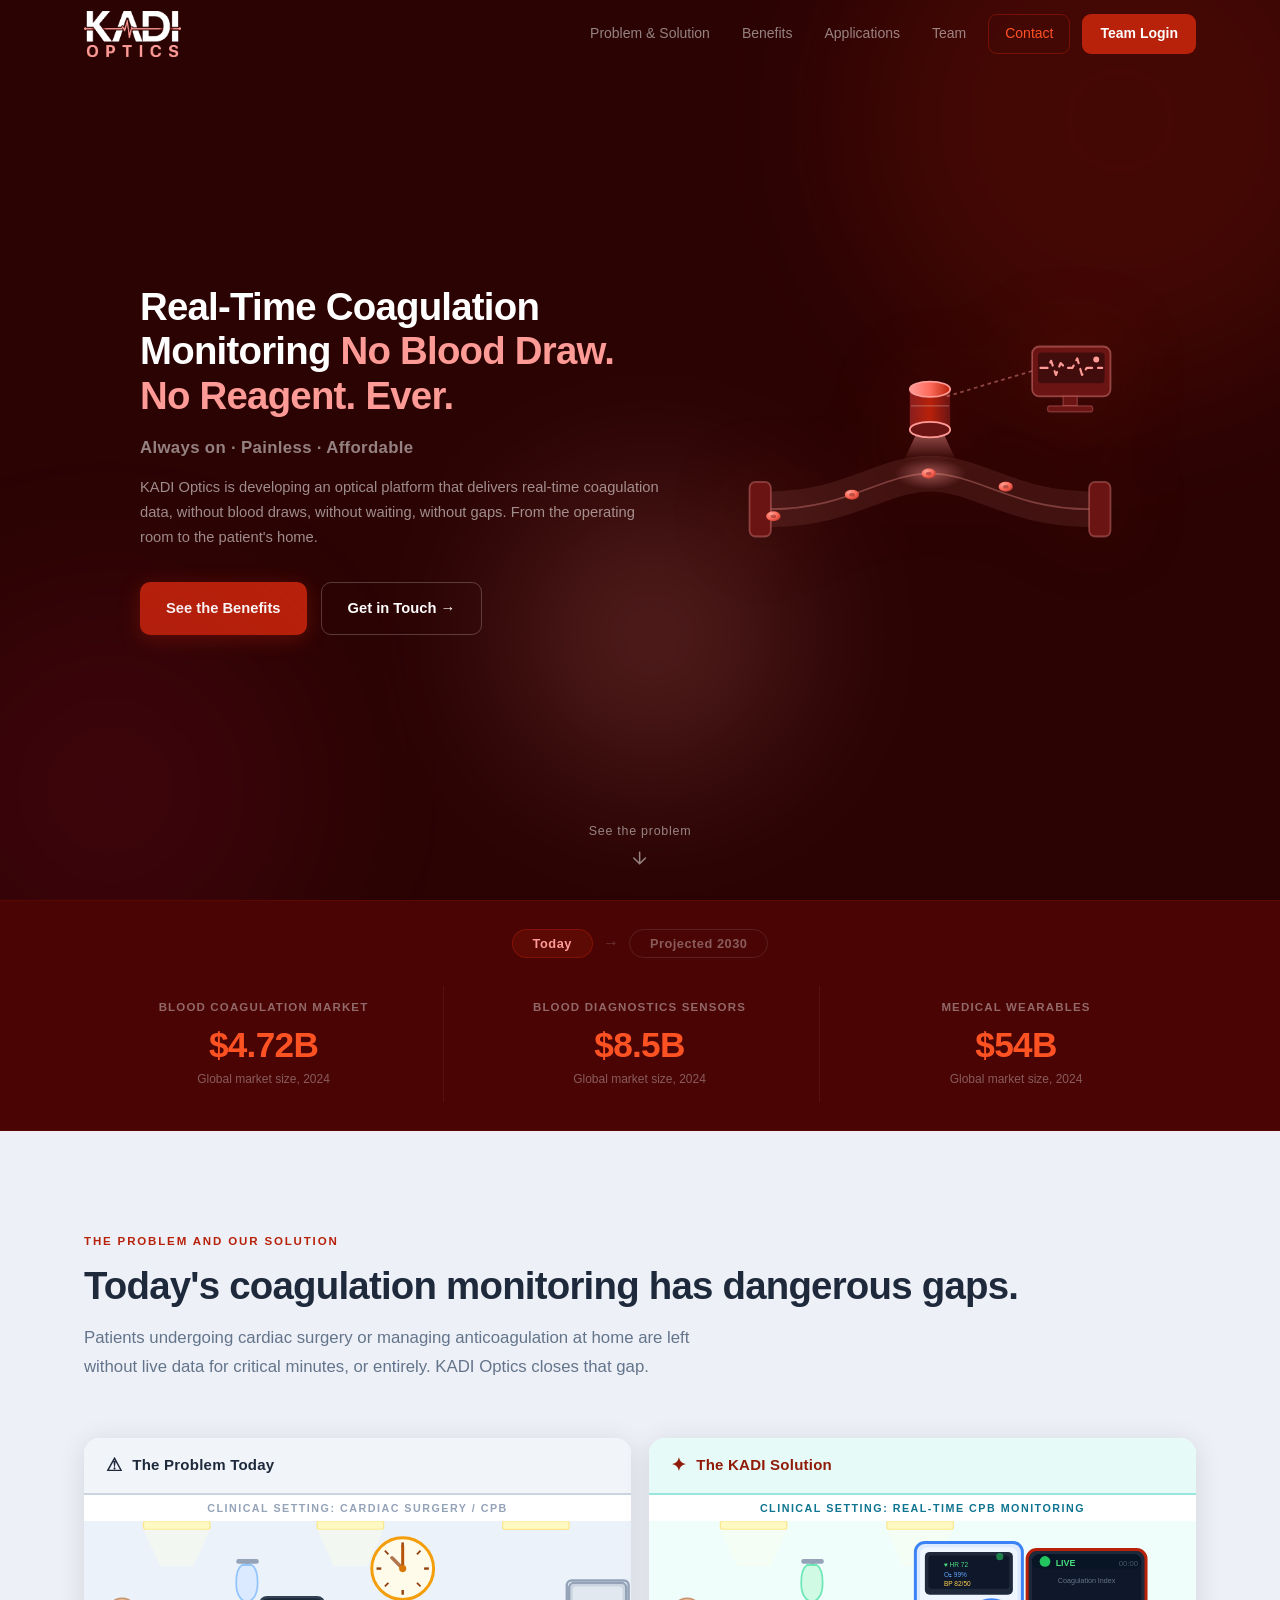
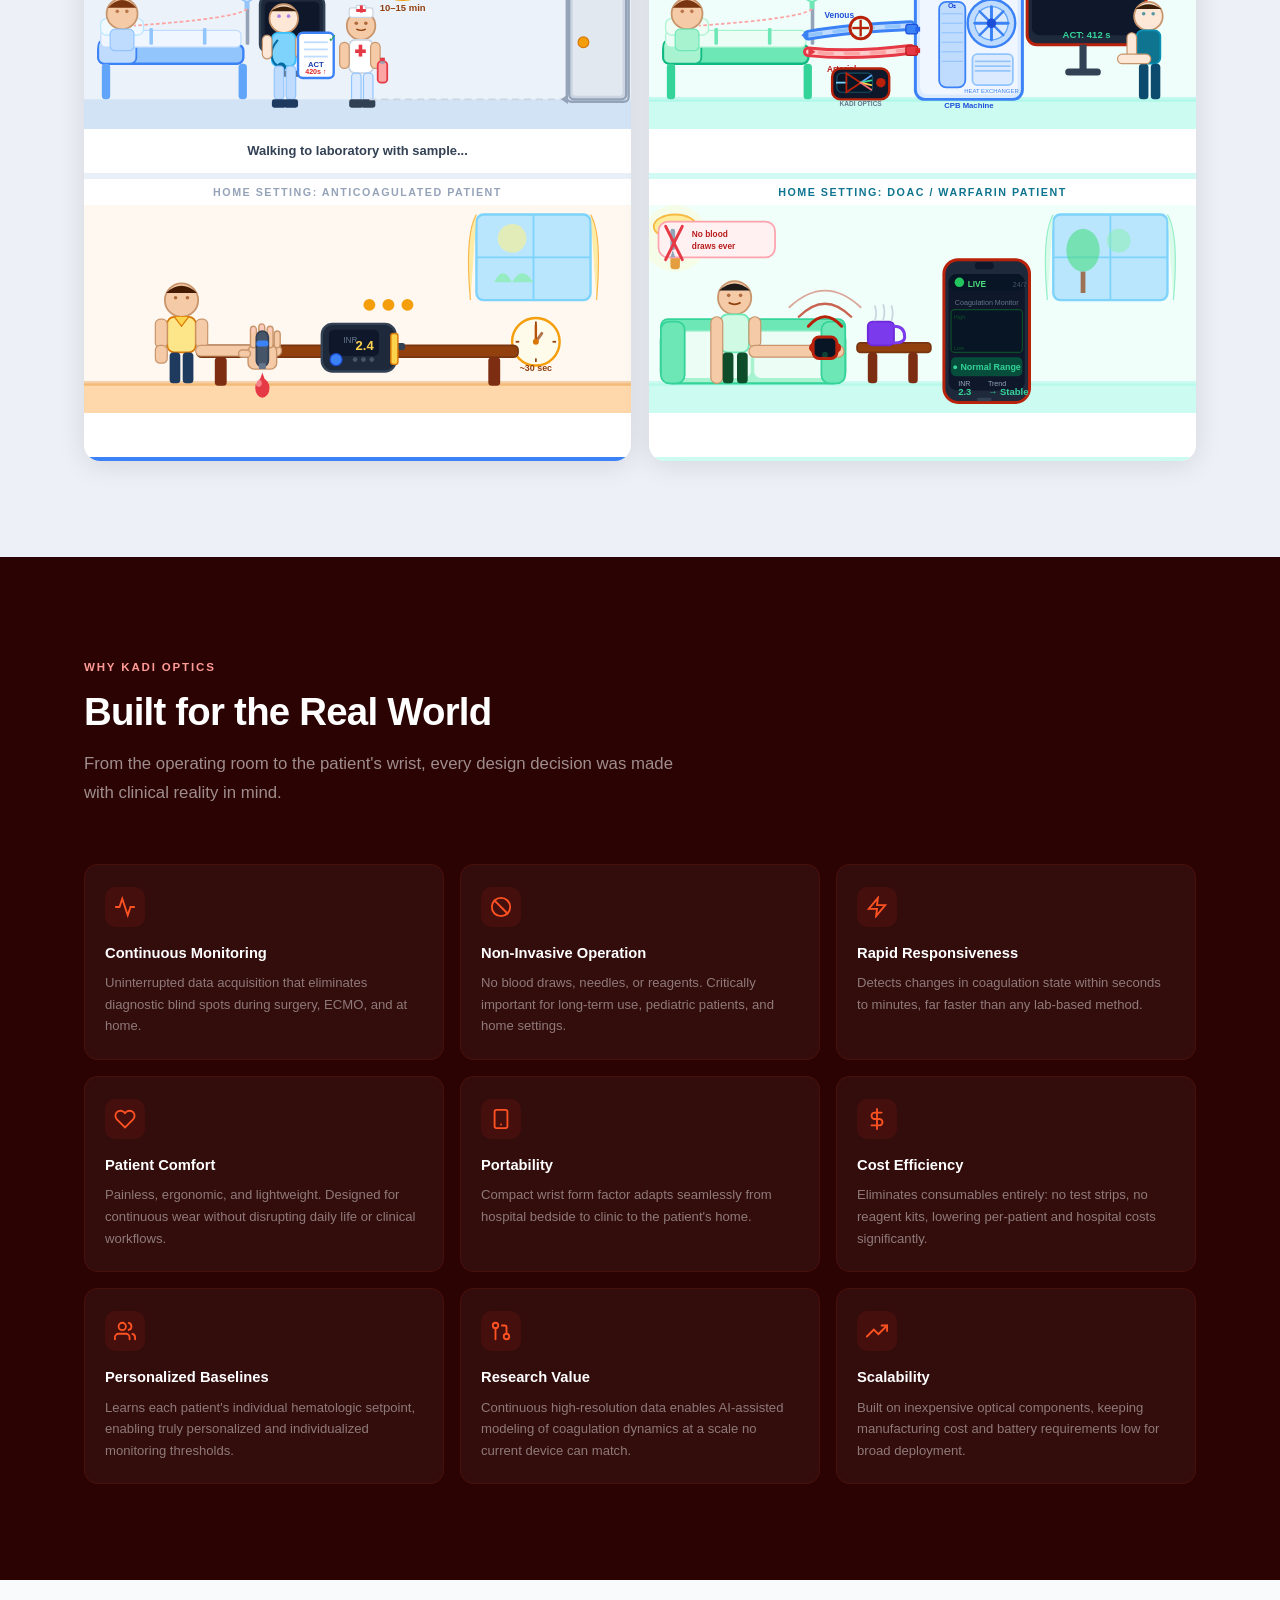
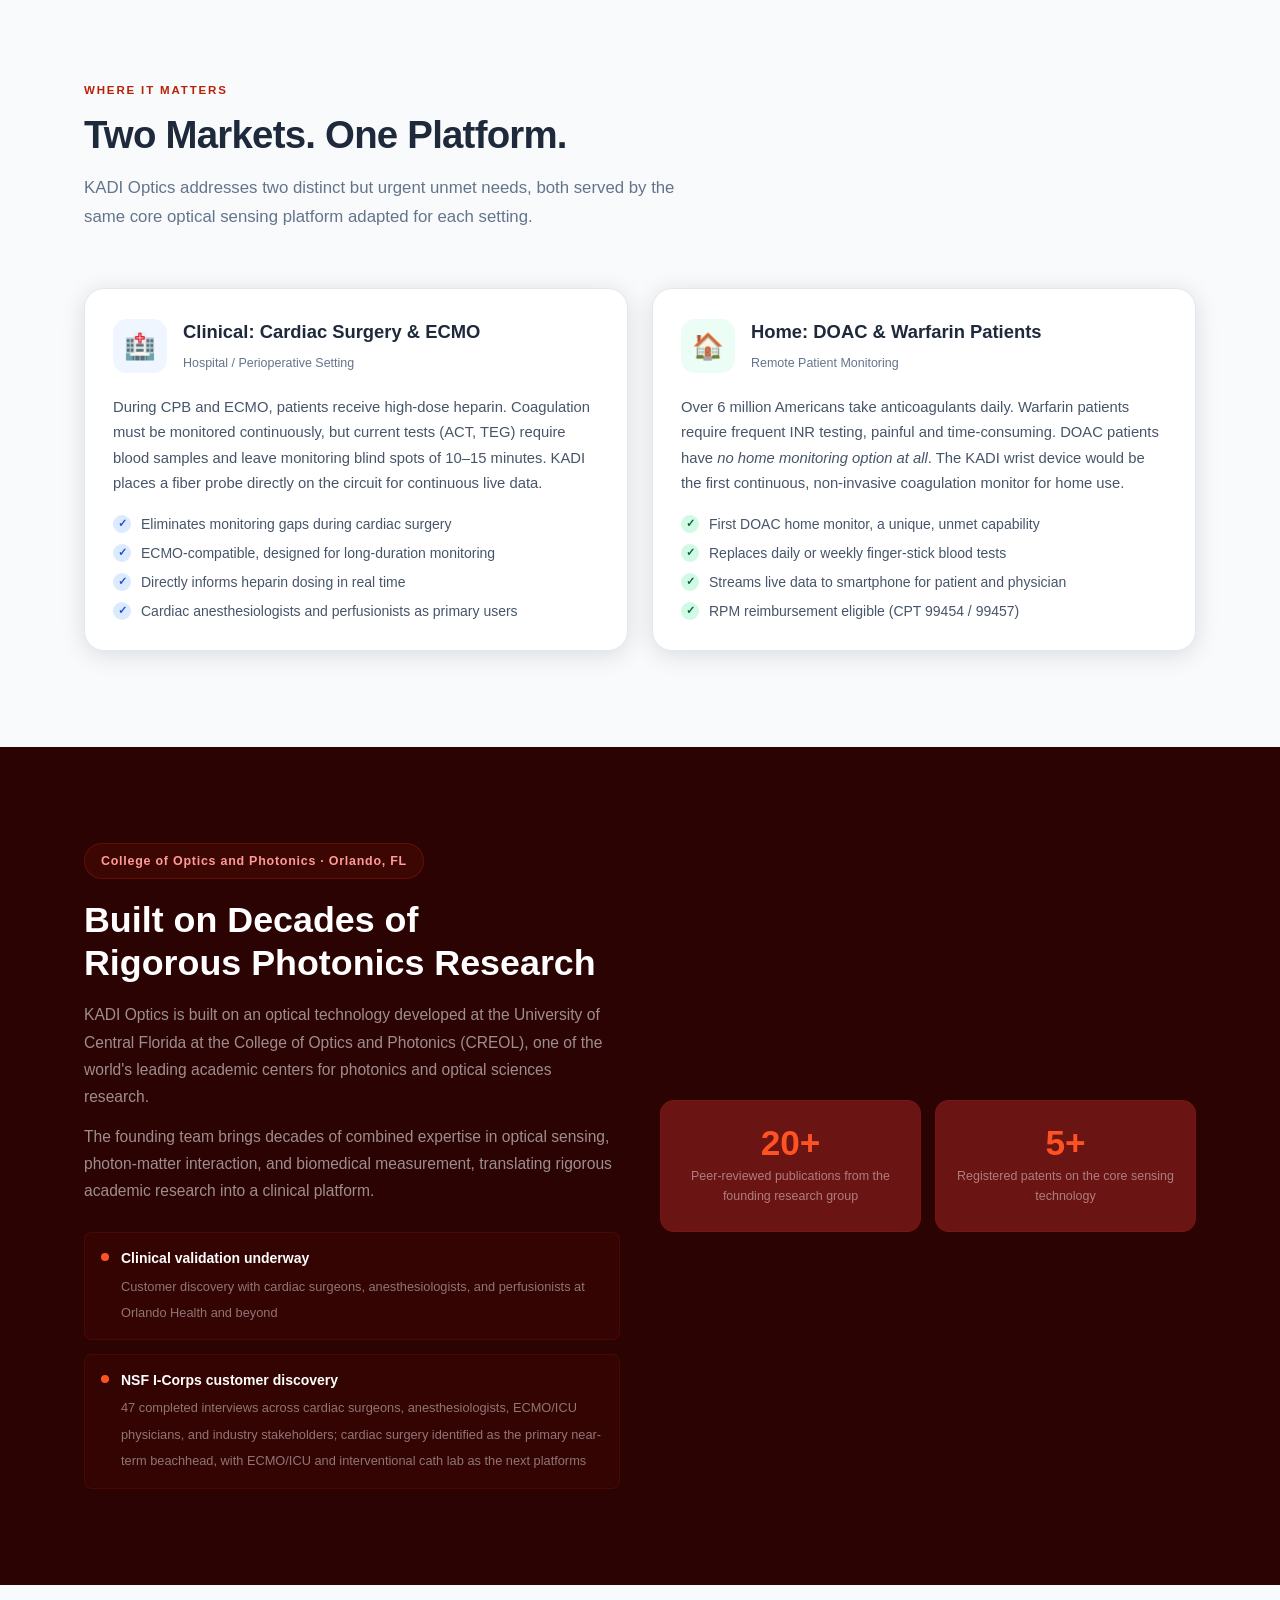
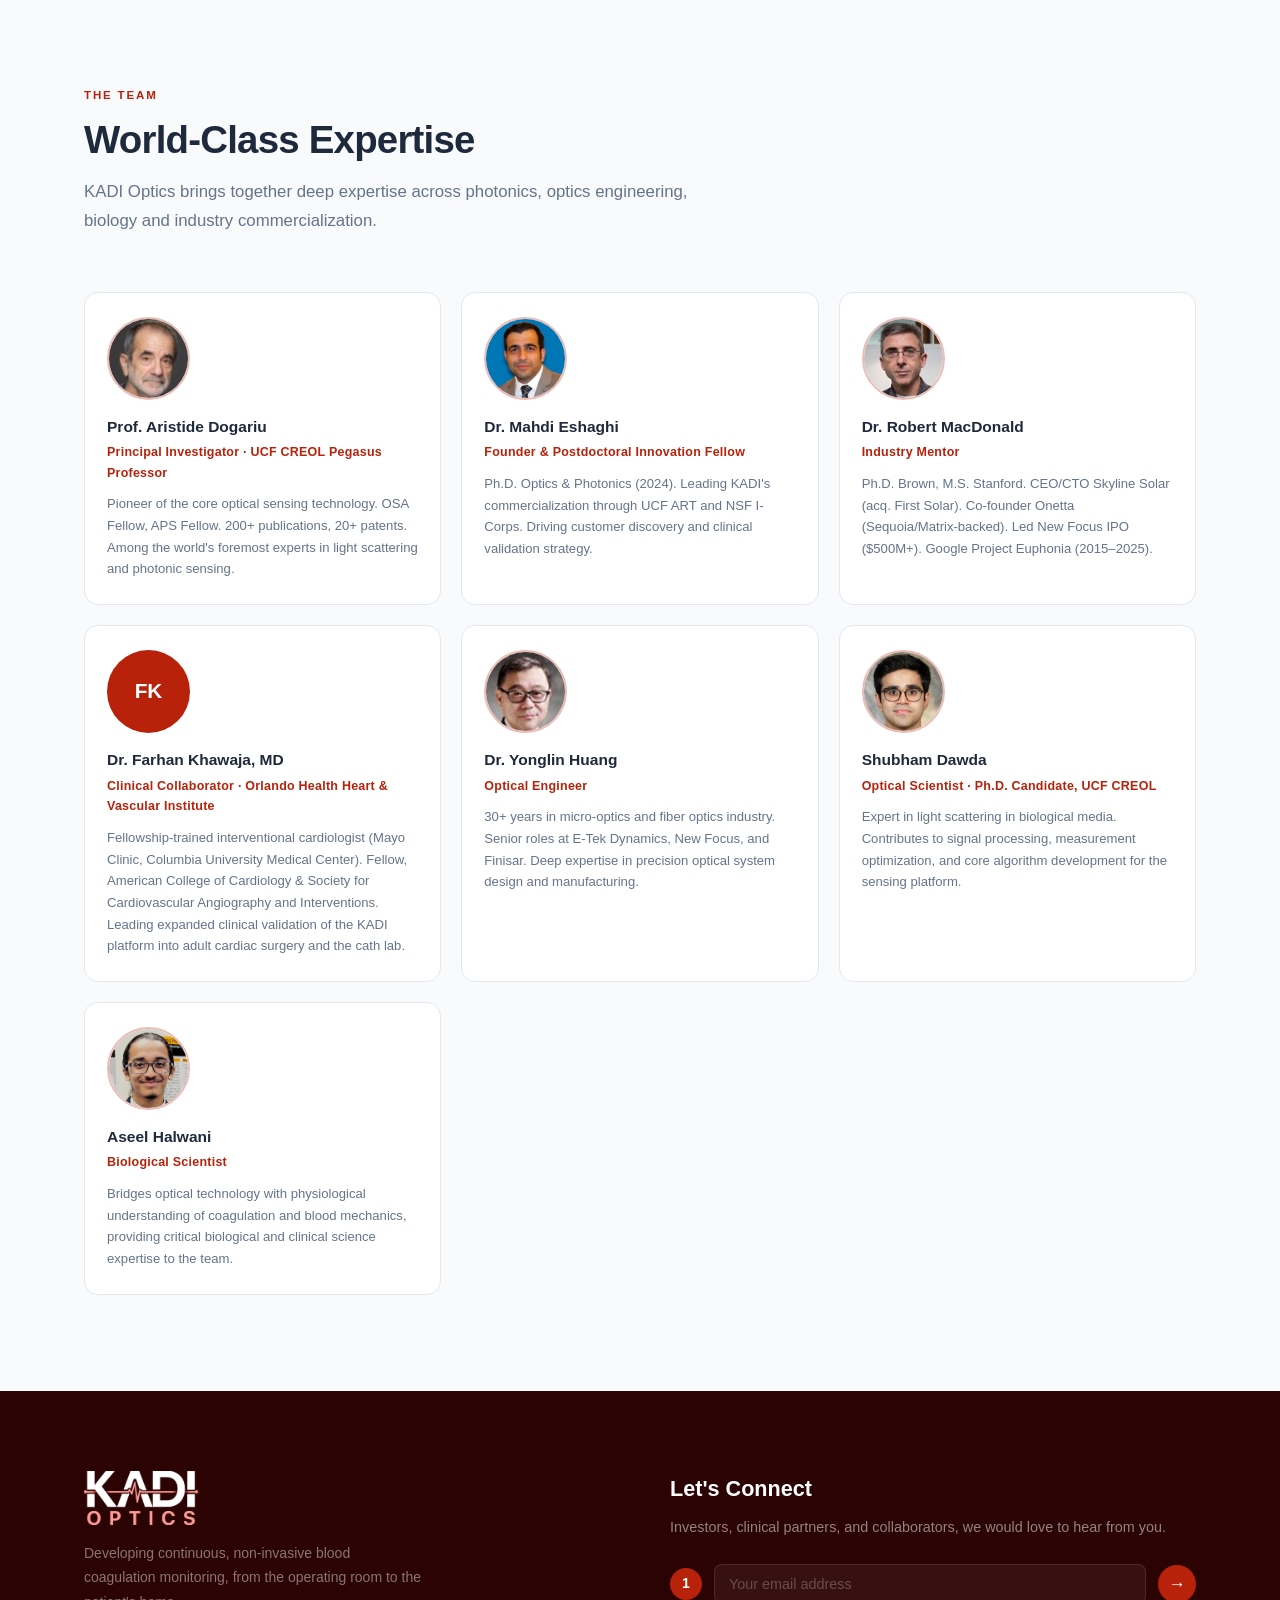
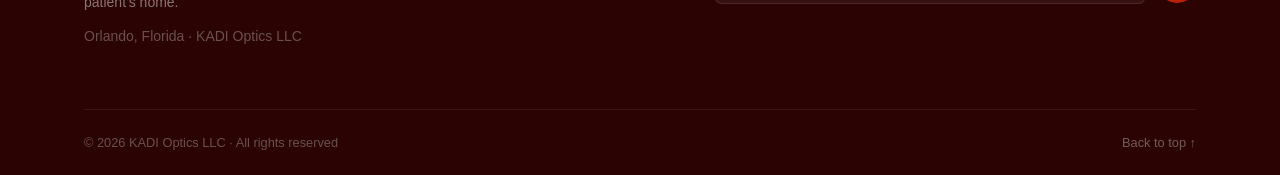
<file: home.html>
<!DOCTYPE html>
<html lang="en">
<head>
  <meta charset="UTF-8"/>
  <meta name="viewport" content="width=device-width, initial-scale=1.0"/>
  <meta name="description" content="KADI Optics: Continuous, non-invasive blood coagulation monitoring. From the operating room to the patient's home."/>
  <title>KADI Optics | Real-time Noninvasive Blood Coagulation Monitoring</title>
  <link rel="icon" href="/favicon.png" type="image/png"/>  <link rel="stylesheet" href="css/styles.css"/>
  <link rel="stylesheet" href="css/animation.css"/>
</head>
<body>

<!-- ══════════ NAV ══════════ -->
<nav class="site-nav" id="site-nav">
  <div class="nav-inner">
    <a href="#" class="logo">
      <img src="/images/logo_pitch_white.png" class="logo-img" alt="KADI Optics"/>
    </a>

    <div id="nav-menu">
      <ul class="nav-links">
        <li><a href="#solution">Problem &amp; Solution</a></li>
        <li><a href="#benefits">Benefits</a></li>
        <li><a href="#applications">Applications</a></li>
        <li><a href="#team">Team</a></li>
        <li><a href="#contact" class="nav-contact">Contact</a></li>
        <li><a href="/login.html" class="nav-cta">Team Login</a></li>
      </ul>
    </div>

    <button class="hamburger" id="hamburger" aria-label="Toggle menu">
      <span></span><span></span><span></span>
    </button>
  </div>
</nav>


<!-- ══════════ HERO ══════════ -->
<section id="hero" class="hero">
  <div class="hero-blobs">
    <div class="blob b1"></div>
    <div class="blob b2"></div>
    <div class="blob b3"></div>
  </div>

  <div class="container hero-grid">
    <div class="hero-text">
      <h1>Real-Time Coagulation<br>Monitoring<span class="accent"> No Blood Draw.<br>No Reagent. Ever.</span></h1>
      <p class="hero-lead">Always on · Painless · Affordable</p>
      <p class="hero-body">KADI Optics is developing an optical platform that delivers real-time coagulation data, without blood draws, without waiting, without gaps. From the operating room to the patient's home.</p>
      <div class="hero-actions">
        <a href="#benefits"  class="btn btn-primary">See the Benefits</a>
        <a href="#contact"   class="btn btn-ghost">Get in Touch →</a>
      </div>
    </div>

    <div class="hero-visual">
      <svg class="sensor-svg" viewBox="0 0 320 240" xmlns="http://www.w3.org/2000/svg">
        <defs>
          <radialGradient id="rbcGrad" cx="35%" cy="30%" r="75%">
            <stop offset="0%" stop-color="#FFA396"/>
            <stop offset="55%" stop-color="#FF6B5B"/>
            <stop offset="100%" stop-color="#C23B2E"/>
          </radialGradient>
          <linearGradient id="cylGrad" x1="0" y1="0" x2="1" y2="0">
            <stop offset="0%" stop-color="#8A1E1E"/>
            <stop offset="50%" stop-color="#B8210A"/>
            <stop offset="100%" stop-color="#6B1414"/>
          </linearGradient>
          <linearGradient id="capGrad" x1="0" y1="0" x2="1" y2="0">
            <stop offset="0%" stop-color="#FF9B96"/>
            <stop offset="50%" stop-color="#FF6B5B"/>
            <stop offset="100%" stop-color="#B8210A"/>
          </linearGradient>
          <linearGradient id="beamGrad" x1="0" y1="0" x2="0" y2="1">
            <stop offset="0%" stop-color="#FF9B96" stop-opacity="0.55"/>
            <stop offset="100%" stop-color="#FF9B96" stop-opacity="0"/>
          </linearGradient>
          <radialGradient id="spotGrad" cx="50%" cy="50%" r="50%">
            <stop offset="0%" stop-color="#FF9B96" stop-opacity="0.45"/>
            <stop offset="100%" stop-color="#FF9B96" stop-opacity="0"/>
          </radialGradient>
        </defs>

        <!-- the vein: a gentle curve, not a straight tube -->
        <path id="veinPath" d="M26,161 C90,161 120,131 160,131 C200,131 230,161 294,161"
              fill="none" stroke="rgba(255,155,150,0.10)" stroke-width="30" stroke-linecap="round"/>
        <path d="M26,161 C90,161 120,131 160,131 C200,131 230,161 294,161"
              fill="none" stroke="rgba(255,155,150,0.32)" stroke-width="1.5"/>
        <rect x="8"  y="138" width="18" height="46" rx="5" fill="#6B1414" stroke="rgba(255,155,150,0.35)" stroke-width="1.5"/>
        <rect x="294" y="138" width="18" height="46" rx="5" fill="#6B1414" stroke="rgba(255,155,150,0.35)" stroke-width="1.5"/>

        <!-- soft glow where the probe's light lands on the vein -->
        <ellipse class="light-beam" cx="160" cy="131" rx="30" ry="13" fill="url(#spotGrad)"/>

        <!-- RBCs, the natural label-free probes LC-DLS reads, drifting along the vein's curve -->
        <g class="rbc-flow d1">
          <ellipse rx="6" ry="4.2" fill="url(#rbcGrad)"/><ellipse rx="2.4" ry="1.6" fill="rgba(120,20,10,0.45)"/>
          <animateMotion dur="4.5s" repeatCount="indefinite" begin="0s"><mpath href="#veinPath"/></animateMotion>
        </g>
        <g class="rbc-flow d2" transform="translate(0,-6)">
          <ellipse rx="6" ry="4.2" fill="url(#rbcGrad)"/><ellipse rx="2.4" ry="1.6" fill="rgba(120,20,10,0.45)"/>
          <animateMotion dur="4.5s" repeatCount="indefinite" begin="-1.1s"><mpath href="#veinPath"/></animateMotion>
        </g>
        <g class="rbc-flow d3" transform="translate(0,6)">
          <ellipse rx="6" ry="4.2" fill="url(#rbcGrad)"/><ellipse rx="2.4" ry="1.6" fill="rgba(120,20,10,0.45)"/>
          <animateMotion dur="4.5s" repeatCount="indefinite" begin="-2.3s"><mpath href="#veinPath"/></animateMotion>
        </g>
        <g class="rbc-flow d4">
          <ellipse rx="6" ry="4.2" fill="url(#rbcGrad)"/><ellipse rx="2.4" ry="1.6" fill="rgba(120,20,10,0.45)"/>
          <animateMotion dur="4.5s" repeatCount="indefinite" begin="-3.4s"><mpath href="#veinPath"/></animateMotion>
        </g>

        <!-- the probe's light shining down onto the vein -->
        <polygon class="light-beam" points="150,94 170,94 182,120 138,120" fill="url(#beamGrad)"/>

        <!-- the probe itself: a cylindrical fiber-optic sensor clipped over the vein -->
        <rect x="143" y="60" width="34" height="34" fill="url(#cylGrad)"/>
        <ellipse cx="160" cy="94" rx="17" ry="6.5" fill="#6B1414" stroke="#FF9B96" stroke-width="1.5"/>
        <ellipse cx="160" cy="60" rx="17" ry="6.5" fill="url(#capGrad)" stroke="#FF9B96" stroke-width="1.5"/>
        <line x1="144" y1="74" x2="176" y2="74" stroke="rgba(255,255,255,0.25)" stroke-width="1"/>

        <!-- signal line from the probe to the readout -->
        <line x1="174" y1="66" x2="248" y2="44" stroke="rgba(255,155,150,0.45)" stroke-width="1.5" stroke-dasharray="3,3"/>

        <!-- live readout monitor, icon-only: waveform + blinking live dot -->
        <rect x="246" y="24" width="66" height="42" rx="6" fill="#6B1414" stroke="rgba(255,155,150,0.4)" stroke-width="1.5"/>
        <rect x="251" y="29" width="56" height="26" rx="3" fill="rgba(0,0,0,0.4)"/>
        <polyline class="live-wave" points="253,42 259,42 262,36 266,48 270,38 274,42 280,42 284,34 288,48 292,42 305,42"
                  fill="none" stroke="#FF9B96" stroke-width="1.8" stroke-linecap="round" stroke-linejoin="round"/>
        <circle class="blink-dot" cx="300" cy="35" r="2.5" fill="#FF9B96"/>
        <rect x="272" y="66" width="12" height="8" fill="#6B1414" stroke="rgba(255,155,150,0.3)" stroke-width="1"/>
        <rect x="259" y="74" width="38" height="5" rx="2" fill="#6B1414" stroke="rgba(255,155,150,0.3)" stroke-width="1"/>
      </svg>
    </div>
  </div>

  <a href="#solution" class="scroll-hint">
    <span>See the problem</span>
    <svg viewBox="0 0 24 24" fill="none" xmlns="http://www.w3.org/2000/svg">
      <path d="M12 5v14M5 12l7 7 7-7" stroke="currentColor" stroke-width="1.8" stroke-linecap="round" stroke-linejoin="round"/>
    </svg>
  </a>
</section>


<!-- ══════════ MARKET STATS ══════════ -->
<div class="stats-bar">
  <div class="container">
    <div class="market-toggle">
      <button class="yr-btn active" onclick="setMarketYear('now')">Today</button>
      <span class="yr-sep">→</span>
      <button class="yr-btn" onclick="setMarketYear('proj')">Projected 2030</button>
    </div>
    <div class="stats-grid">
      <div class="stat">
        <span class="stat-name">Blood Coagulation Market</span>
        <span class="mkt-num" data-now="$4.72B" data-proj="$6.43B">$4.72B</span>
        <span class="mkt-ctx" data-now="Global market size, 2024" data-proj="Projected global market, 2030">Global market size, 2024</span>
      </div>
      <div class="stat">
        <span class="stat-name">Blood Diagnostics Sensors</span>
        <span class="mkt-num" data-now="$8.5B" data-proj="$14.8B">$8.5B</span>
        <span class="mkt-ctx" data-now="Global market size, 2024" data-proj="Projected global market, 2030">Global market size, 2024</span>
      </div>
      <div class="stat">
        <span class="stat-name">Medical Wearables</span>
        <span class="mkt-num" data-now="$54B" data-proj="$195B">$54B</span>
        <span class="mkt-ctx" data-now="Global market size, 2024" data-proj="Projected global market, 2030">Global market size, 2024</span>
      </div>
    </div>
  </div>
</div>


<!-- ══════════ PROBLEM & SOLUTION ══════════ -->
<section id="solution" class="section anim-section">
  <div class="container">
    <div class="section-label">The Problem and Our Solution</div>
    <h2 class="section-title">Today's coagulation monitoring has dangerous gaps.</h2>
    <p class="section-sub">Patients undergoing cardiac surgery or managing anticoagulation at home are left without live data for critical minutes, or entirely. KADI Optics closes that gap.</p>

    <div class="panels-wrapper">

      <!-- LEFT PANEL -->
      <div class="panel panel-left">
        <div class="panel-header"><span class="header-icon">⚠</span> The Problem Today</div>

        <!-- LEFT CLINICAL -->
        <div class="half">
          <div class="scene-label">Clinical Setting: Cardiac Surgery / CPB</div>
          <div class="stage">
            <svg id="svg-lc" viewBox="0 0 460 175" xmlns="http://www.w3.org/2000/svg">
              <rect width="460" height="175" fill="#EBF2FA"/>
              <rect y="150" width="460" height="25" fill="#D1E3F5"/>
              <rect x="50"  y="0" width="56" height="7" rx="2" fill="#FEF9C3" stroke="#FDE68A" stroke-width="1"/>
              <rect x="196" y="0" width="56" height="7" rx="2" fill="#FEF9C3" stroke="#FDE68A" stroke-width="1"/>
              <rect x="352" y="0" width="56" height="7" rx="2" fill="#FEF9C3" stroke="#FDE68A" stroke-width="1"/>
              <polygon points="50,7 106,7 92,38 64,38"    fill="#FFFDE7" opacity="0.4"/>
              <polygon points="196,7 252,7 238,38 210,38"  fill="#FFFDE7" opacity="0.4"/>
              <rect x="12" y="104" width="122" height="16" rx="5" fill="#93C5FD" stroke="#3B82F6" stroke-width="2"/>
              <rect x="12" y="100" width="32"  height="20" rx="5" fill="#BFDBFE" stroke="#3B82F6" stroke-width="1.5"/>
              <rect x="14" y="92"  width="118" height="14" rx="4" fill="#EFF6FF" stroke="#BFDBFE" stroke-width="1"/>
              <rect x="55"  y="90" width="3" height="14" rx="1" fill="#93C5FD"/>
              <rect x="100" y="90" width="3" height="14" rx="1" fill="#93C5FD"/>
              <rect x="15"  y="120" width="7" height="30" rx="3" fill="#60A5FA"/>
              <rect x="130" y="120" width="7" height="30" rx="3" fill="#60A5FA"/>
              <rect x="14"  y="82"  width="36" height="14" rx="5" fill="#F0F9FF" stroke="#BAE6FD" stroke-width="1"/>
              <circle cx="32" cy="78" r="13" fill="#F5CBA7" stroke="#C8956C" stroke-width="1.5"/>
              <path d="M20,73 Q32,60 44,73" fill="#78350F"/>
              <circle cx="28" cy="76" r="1.5" fill="#92400E" opacity="0.6"/>
              <circle cx="36" cy="76" r="1.5" fill="#92400E" opacity="0.6"/>
              <rect x="22" y="91" width="20" height="18" rx="4" fill="#BFDBFE" stroke="#93C5FD" stroke-width="1"/>
              <rect x="136" y="32" width="3"  height="72" rx="1" fill="#94A3B8"/>
              <rect x="128" y="32" width="19" height="4"  rx="2" fill="#94A3B8"/>
              <path d="M133,37 Q128,40 128,52 Q128,66 137,68 Q146,66 146,52 Q146,40 141,37 Z" fill="#DBEAFE" stroke="#93C5FD" stroke-width="1.5"/>
              <rect x="135" y="68" width="4" height="6" fill="#93C5FD"/>
              <path d="M137,74 Q128,82 42,88" stroke="#FCA5A5" stroke-width="1.5" fill="none" stroke-dasharray="3,2"/>
              <rect x="148" y="64" width="54" height="46" rx="6" fill="#1E293B" stroke="#334155" stroke-width="2"/>
              <rect x="152" y="68" width="46" height="30" rx="4" fill="#0F172A"/>
              <polyline id="lc-ecg-line" class="anim" points="154,83 158,83 161,72 164,94 167,83 170,83 173,75 176,91 179,83 182,83 185,78 188,88 191,83 196,83" fill="none" stroke="#4ADE80" stroke-width="1.8" stroke-linecap="round"/>
              <rect x="152" y="100" width="46" height="8" rx="2" fill="#0F172A"/>
              <text x="175" y="107" text-anchor="middle" font-size="5.5" fill="#4ADE80">HR 68</text>
              <rect x="171" y="110" width="4"  height="18" fill="#475569"/>
              <rect x="162" y="126" width="22" height="5"  rx="2" fill="#475569"/>
              <g transform="translate(268,40)">
                <circle r="26" fill="#FFFBEB" stroke="#F59E0B" stroke-width="2.5"/>
                <line x1="0"   y1="-22" x2="0"   y2="-18" stroke="#92400E" stroke-width="2"/>
                <line x1="0"   y1="22"  x2="0"   y2="18"  stroke="#92400E" stroke-width="2"/>
                <line x1="-22" y1="0"   x2="-18" y2="0"   stroke="#92400E" stroke-width="2"/>
                <line x1="22"  y1="0"   x2="18"  y2="0"   stroke="#92400E" stroke-width="2"/>
                <line x1="-15" y1="-15" x2="-12" y2="-12" stroke="#92400E" stroke-width="1.5"/>
                <line x1="15"  y1="-15" x2="12"  y2="-12" stroke="#92400E" stroke-width="1.5"/>
                <line x1="-15" y1="15"  x2="-12" y2="12"  stroke="#92400E" stroke-width="1.5"/>
                <line x1="15"  y1="15"  x2="12"  y2="12"  stroke="#92400E" stroke-width="1.5"/>
                <line id="lc-clock-hand" class="anim" x1="0" y1="0" x2="0" y2="-19" stroke="#B45309" stroke-width="2.5" stroke-linecap="round"/>
                <line x1="0" y1="0" x2="-9" y2="-9" stroke="#92400E" stroke-width="3" stroke-linecap="round" opacity="0.7"/>
                <circle r="3" fill="#D97706"/>
              </g>
              <text x="268" y="76" text-anchor="middle" font-size="8" fill="#92400E" font-weight="700">10–15 min</text>
              <g transform="translate(220,150)">
                <g id="lc-nurse" class="anim">
                  <g id="lc-nurse-flip" class="anim" style="transform-origin:13px 0px;">
                    <circle cx="13" cy="-62" r="12" fill="#F5CBA7" stroke="#C8956C" stroke-width="1.5"/>
                    <rect x="3"  y="-77" width="20" height="8"  rx="2" fill="#FFFFFF" stroke="#CBD5E1" stroke-width="1"/>
                    <rect x="9"  y="-79" width="8"  height="5"  rx="1" fill="#FFFFFF" stroke="#CBD5E1" stroke-width="1"/>
                    <rect x="12" y="-79" width="2.5" height="6" fill="#E63946"/>
                    <rect x="9"  y="-76" width="8"   height="2.5" fill="#E63946"/>
                    <circle cx="9"  cy="-64" r="1.5" fill="#92400E" opacity="0.7"/>
                    <circle cx="17" cy="-64" r="1.5" fill="#92400E" opacity="0.7"/>
                    <path d="M9,-59 Q13,-57 17,-59" fill="none" stroke="#92400E" stroke-width="1.2"/>
                    <rect x="3"  y="-50" width="20" height="28" rx="5" fill="#FFFFFF" stroke="#CBD5E1" stroke-width="1.5"/>
                    <rect x="11" y="-46" width="3"  height="10" fill="#E63946"/>
                    <rect x="8"  y="-42" width="9"  height="3"  fill="#E63946"/>
                    <rect x="-5" y="-48" width="8"  height="22" rx="4" fill="#F5CBA7" stroke="#C8956C" stroke-width="1"/>
                    <rect x="21" y="-48" width="8"  height="22" rx="4" fill="#F5CBA7" stroke="#C8956C" stroke-width="1"/>
                    <rect x="27" y="-32" width="8"  height="18" rx="3" fill="#FCA5A5" stroke="#E63946" stroke-width="1.5"/>
                    <rect x="29" y="-35" width="4"  height="5"  rx="1" fill="#94A3B8"/>
                    <rect x="29" y="-35" width="4"  height="3"  fill="#E63946"/>
                    <rect id="lc-leg-l" class="anim" x="5"  y="-22" width="8" height="24" rx="3" fill="#DBEAFE" stroke="#93C5FD" stroke-width="1" style="transform-origin:9px -22px;"/>
                    <rect id="lc-leg-r" class="anim" x="15" y="-22" width="8" height="24" rx="3" fill="#DBEAFE" stroke="#93C5FD" stroke-width="1" style="transform-origin:19px -22px;"/>
                    <rect x="3"  y="0" width="12" height="7" rx="2" fill="#334155"/>
                    <rect x="13" y="0" width="12" height="7" rx="2" fill="#334155"/>
                  </g>
                </g>
              </g>
              <rect x="408" y="52" width="48" height="98" rx="4" fill="#CBD5E1" stroke="#94A3B8" stroke-width="2"/>
              <rect x="411" y="55" width="42" height="92" rx="3" fill="#E2E8F0"/>
              <circle cx="420" cy="102" r="4.5" fill="#F59E0B" stroke="#D97706" stroke-width="1"/>
              <rect x="406" y="50" width="52" height="102" rx="4" fill="none" stroke="#94A3B8" stroke-width="2"/>
              <line x1="240" y1="150" x2="404" y2="150" stroke="#CBD5E1" stroke-width="1.5" stroke-dasharray="6,4"/>
              <polygon points="407,146 401,150 407,154" fill="#94A3B8"/>
              <g transform="translate(168,150)">
                <circle cx="0" cy="-68" r="12" fill="#FDE8D8" stroke="#C8956C" stroke-width="1.5"/>
                <path d="M-11,-74 Q0,-82 11,-74" fill="#3B1E08"/>
                <circle cx="-4" cy="-70" r="1.5" fill="#7C3AED" opacity="0.6"/>
                <circle cx="4"  cy="-70" r="1.5" fill="#7C3AED" opacity="0.6"/>
                <rect x="-10" y="-56" width="20" height="28" rx="5" fill="#7DD3FC" stroke="#38BDF8" stroke-width="1.5"/>
                <path d="M-5,-50 Q-12,-42 -10,-35 Q-8,-28 -3,-28" fill="none" stroke="#0369A1" stroke-width="1.8"/>
                <circle cx="-2" cy="-27" r="4" fill="#0369A1"/>
                <rect x="-18" y="-54" width="8" height="20" rx="4" fill="#FDE8D8" stroke="#C8956C" stroke-width="1"/>
                <rect x="10"  y="-54" width="8" height="20" rx="4" fill="#FDE8D8" stroke="#C8956C" stroke-width="1"/>
                <rect x="-8"  y="-28" width="8" height="28" rx="3" fill="#BFDBFE" stroke="#93C5FD" stroke-width="1"/>
                <rect x="2"   y="-28" width="8" height="28" rx="3" fill="#BFDBFE" stroke="#93C5FD" stroke-width="1"/>
                <rect x="-10" y="0"  width="12" height="7" rx="2" fill="#1E3A5F"/>
                <rect x="0"   y="0"  width="12" height="7" rx="2" fill="#1E3A5F"/>
              </g>
              <g id="lc-paper" class="anim" transform="translate(168,150)">
                <rect x="12" y="-56" width="30" height="38" rx="4" fill="#FFFFFF" stroke="#3B82F6" stroke-width="2"/>
                <line x1="17" y1="-48" x2="37" y2="-48" stroke="#BFDBFE" stroke-width="1.5"/>
                <line x1="17" y1="-42" x2="37" y2="-42" stroke="#BFDBFE" stroke-width="1.5"/>
                <line x1="17" y1="-36" x2="37" y2="-36" stroke="#BFDBFE" stroke-width="1.5"/>
                <text x="27" y="-27" text-anchor="middle" font-size="6.5" fill="#1E40AF" font-weight="800">ACT</text>
                <text x="27" y="-21" text-anchor="middle" font-size="6"   fill="#DC2626" font-weight="700">420s ↑</text>
                <text x="37" y="-48" font-size="9" fill="#16A34A">✓</text>
              </g>
            </svg>
          </div>
          <div class="caption-zone" id="cap-lc"></div>
        </div>

        <div class="scene-sep"></div>

        <!-- LEFT HOME -->
        <div class="half">
          <div class="scene-label">Home Setting: Anticoagulated Patient</div>
          <div class="stage">
            <svg id="svg-lh" viewBox="0 0 460 175" xmlns="http://www.w3.org/2000/svg">
              <rect width="460" height="175" fill="#FFF8F0"/>
              <rect y="150" width="460" height="25" fill="#FED7AA"/>
              <rect y="148" width="460" height="4" fill="#D97706" opacity="0.3"/>
              <rect x="330" y="8"  width="96" height="72" rx="6" fill="#BAE6FD" stroke="#7DD3FC" stroke-width="2"/>
              <line x1="378" y1="8"  x2="378" y2="80"  stroke="#7DD3FC" stroke-width="1.5"/>
              <line x1="330" y1="44" x2="426" y2="44"  stroke="#7DD3FC" stroke-width="1.5"/>
              <path d="M330,8 Q320,25 325,80" fill="#FDE68A" stroke="#F59E0B" stroke-width="1" opacity="0.7"/>
              <path d="M426,8 Q436,25 431,80" fill="#FDE68A" stroke="#F59E0B" stroke-width="1" opacity="0.7"/>
              <circle cx="360" cy="28" r="12" fill="#FEF08A" opacity="0.6"/>
              <path d="M345,65 Q352,50 360,65 Q368,50 378,65" fill="#86EFAC" opacity="0.7"/>
              <g transform="translate(380,115)">
                <circle r="20" fill="#FFFBEB" stroke="#F59E0B" stroke-width="2"/>
                <line x1="0"   y1="-17" x2="0"   y2="-14" stroke="#92400E" stroke-width="1.5"/>
                <line x1="0"   y1="17"  x2="0"   y2="14"  stroke="#92400E" stroke-width="1.5"/>
                <line x1="-17" y1="0"   x2="-14" y2="0"   stroke="#92400E" stroke-width="1.5"/>
                <line x1="17"  y1="0"   x2="14"  y2="0"   stroke="#92400E" stroke-width="1.5"/>
                <line id="lh-clock-hand" class="anim" x1="0" y1="0" x2="0" y2="-14" stroke="#B45309" stroke-width="2" stroke-linecap="round"/>
                <line x1="0" y1="0" x2="5" y2="-7" stroke="#92400E" stroke-width="2.5" stroke-linecap="round" opacity="0.7"/>
                <circle r="2.5" fill="#D97706"/>
              </g>
              <text x="380" y="140" text-anchor="middle" font-size="7.5" fill="#92400E" font-weight="700">~30 sec</text>
              <rect x="95"  y="118" width="270" height="10" rx="4" fill="#92400E" stroke="#78350F" stroke-width="1.5"/>
              <rect x="110" y="128" width="10"  height="24" rx="3" fill="#7C2D12"/>
              <rect x="340" y="128" width="10"  height="24" rx="3" fill="#7C2D12"/>
              <g transform="translate(82,150)">
                <circle cx="0" cy="-70" r="14" fill="#F5CBA7" stroke="#C8956C" stroke-width="1.5"/>
                <path d="M-13,-76 Q0,-88 13,-76" fill="#451A03"/>
                <circle cx="-5" cy="-72" r="1.5" fill="#92400E" opacity="0.7"/>
                <circle cx="5"  cy="-72" r="1.5" fill="#92400E" opacity="0.7"/>
                <rect x="-12" y="-56" width="24" height="30" rx="6" fill="#FDE68A" stroke="#D97706" stroke-width="1.5"/>
                <path d="M-6,-56 L0,-48 L6,-56" fill="#FCD34D" stroke="#D97706" stroke-width="1"/>
                <rect x="-22" y="-54" width="10" height="24" rx="4" fill="#F5CBA7" stroke="#C8956C" stroke-width="1"/>
                <rect x="-22" y="-32" width="10" height="15" rx="4" fill="#F5CBA7" stroke="#C8956C" stroke-width="1"/>
                <rect x="12"  y="-54" width="10" height="24" rx="4" fill="#F5CBA7" stroke="#C8956C" stroke-width="1"/>
                <rect x="12"  y="-32" width="72" height="9"  rx="4" fill="#F5CBA7" stroke="#C8956C" stroke-width="1"/>
                <rect x="-10" y="-26" width="9" height="26" rx="3" fill="#1E3A5F"/>
                <rect x="1"   y="-26" width="9" height="26" rx="3" fill="#1E3A5F"/>
              </g>
              <g transform="translate(148,118)">
                <rect x="-10" y="0"   width="24" height="20" rx="5" fill="#F5CBA7" stroke="#C8956C" stroke-width="1.2"/>
                <rect x="-8"  y="-16" width="5"  height="18" rx="3" fill="#F5CBA7" stroke="#C8956C" stroke-width="1.2"/>
                <rect x="-1"  y="-18" width="5"  height="20" rx="3" fill="#F5CBA7" stroke="#C8956C" stroke-width="1.2"/>
                <rect x="6"   y="-16" width="5"  height="18" rx="3" fill="#F5CBA7" stroke="#C8956C" stroke-width="1.2"/>
                <rect x="12"  y="-12" width="5"  height="14" rx="3" fill="#F5CBA7" stroke="#C8956C" stroke-width="1.2"/>
                <rect x="-18" y="4"   width="10" height="6"  rx="3" fill="#F5CBA7" stroke="#C8956C" stroke-width="1.2"/>
                <rect x="-7"  y="-15" width="3"  height="4"  rx="1" fill="#FECACA" opacity="0.7"/>
                <rect x="0"   y="-17" width="3"  height="4"  rx="1" fill="#FECACA" opacity="0.7"/>
                <rect x="7"   y="-15" width="3"  height="4"  rx="1" fill="#FECACA" opacity="0.7"/>
              </g>
              <rect x="145" y="106" width="10" height="30" rx="5" fill="#475569" stroke="#334155" stroke-width="1.5"/>
              <rect x="147" y="133" width="6"  height="5"  rx="1" fill="#64748B"/>
              <polygon points="150,138 149,146 151,146" fill="#E2E8F0"/>
              <rect x="145" y="114" width="10" height="5"  rx="2" fill="#3B82F6"/>
              <g id="lh-drop" class="anim">
                <ellipse cx="150" cy="154" rx="6" ry="8"  fill="#E63946"/>
                <polygon points="150,141 146,152 154,152"  fill="#E63946"/>
                <ellipse cx="147" cy="150" rx="2.5" ry="3" fill="#FECACA" opacity="0.5"/>
              </g>
              <g id="lh-glucometer" class="anim">
                <rect x="200" y="100" width="62" height="40" rx="9" fill="#1E293B" stroke="#334155" stroke-width="2"/>
                <rect x="206" y="105" width="42" height="22" rx="4" fill="#0F172A"/>
                <text x="218" y="116" font-size="7" fill="#64748B">INR</text>
                <text id="lh-result-num" class="anim" x="236" y="122" text-anchor="middle" font-size="11" fill="#FCD34D" font-weight="800">2.4</text>
                <rect x="260" y="116" width="10" height="6"  rx="2" fill="#334155"/>
                <circle cx="212" cy="130" r="5" fill="#3B82F6" stroke="#1D4ED8" stroke-width="1"/>
                <circle cx="228" cy="130" r="2" fill="#475569"/>
                <circle cx="235" cy="130" r="2" fill="#475569"/>
                <circle cx="242" cy="130" r="2" fill="#475569"/>
                <rect x="258" y="108" width="6" height="26" rx="2" fill="#FCD34D" stroke="#D97706" stroke-width="1.2"/>
              </g>
              <circle class="lh-dot anim" cx="240" cy="84" r="5" fill="#F59E0B"/>
              <circle class="lh-dot anim" cx="256" cy="84" r="5" fill="#F59E0B"/>
              <circle class="lh-dot anim" cx="272" cy="84" r="5" fill="#F59E0B"/>
            </svg>
          </div>
          <div class="caption-zone" id="cap-lh"></div>
        </div>
        <div class="progress-bar-wrap"><div class="progress-bar"></div></div>
      </div><!-- /panel-left -->


      <!-- RIGHT PANEL -->
      <div class="panel panel-right">
        <div class="panel-header"><span class="header-icon">✦</span> The KADI Solution</div>

        <!-- RIGHT CLINICAL -->
        <div class="half">
          <div class="scene-label">Clinical Setting: Real-Time CPB Monitoring</div>
          <div class="stage">
            <svg id="svg-rc" viewBox="0 0 460 175" xmlns="http://www.w3.org/2000/svg">
              <rect width="460" height="175" fill="#EFFEFB"/>
              <rect y="150" width="460" height="25" fill="#CCFBF1"/>
              <rect y="148" width="460" height="4" fill="#99F6E4" opacity="0.5"/>
              <rect x="60"  y="0" width="56" height="7" rx="2" fill="#FEF9C3" stroke="#FDE68A" stroke-width="1"/>
              <rect x="200" y="0" width="56" height="7" rx="2" fill="#FEF9C3" stroke="#FDE68A" stroke-width="1"/>
              <polygon points="60,7 116,7 102,38 74,38"    fill="#FFFDE7" opacity="0.35"/>
              <polygon points="200,7 256,7 242,38 214,38"  fill="#FFFDE7" opacity="0.35"/>
              <rect x="12" y="104" width="122" height="16" rx="5" fill="#6EE7B7" stroke="#10B981" stroke-width="2"/>
              <rect x="12" y="100" width="32"  height="20" rx="5" fill="#A7F3D0" stroke="#10B981" stroke-width="1.5"/>
              <rect x="14" y="92"  width="118" height="14" rx="4" fill="#ECFDF5" stroke="#A7F3D0" stroke-width="1"/>
              <rect x="55"  y="90" width="3" height="14" rx="1" fill="#6EE7B7"/>
              <rect x="100" y="90" width="3" height="14" rx="1" fill="#6EE7B7"/>
              <rect x="15"  y="120" width="7" height="30" rx="3" fill="#34D399"/>
              <rect x="130" y="120" width="7" height="30" rx="3" fill="#34D399"/>
              <rect x="14"  y="82"  width="36" height="14" rx="5" fill="#F0FDF4" stroke="#A7F3D0" stroke-width="1"/>
              <circle cx="32" cy="78" r="13" fill="#F5CBA7" stroke="#C8956C" stroke-width="1.5"/>
              <path d="M20,73 Q32,60 44,73" fill="#78350F"/>
              <circle cx="28" cy="76" r="1.5" fill="#92400E" opacity="0.6"/>
              <circle cx="36" cy="76" r="1.5" fill="#92400E" opacity="0.6"/>
              <rect x="22" y="91" width="20" height="18" rx="4" fill="#A7F3D0" stroke="#6EE7B7" stroke-width="1"/>
              <rect x="136" y="32" width="3"  height="72" rx="1" fill="#94A3B8"/>
              <rect x="128" y="32" width="19" height="4"  rx="2" fill="#94A3B8"/>
              <path d="M133,37 Q128,40 128,52 Q128,66 137,68 Q146,66 146,52 Q146,40 141,37 Z" fill="#D1FAE5" stroke="#6EE7B7" stroke-width="1.5"/>
              <rect x="135" y="68" width="4" height="6" fill="#6EE7B7"/>
              <path d="M137,74 Q128,82 42,88" stroke="#FCA5A5" stroke-width="1.5" fill="none" stroke-dasharray="3,2"/>
              <!-- Venous pipe (blue, patient→machine) -->
              <path d="M134,96 Q170,90 220,88" stroke="#3B82F6" stroke-width="9" fill="none" stroke-linecap="round"/>
              <path d="M134,96 Q170,90 220,88" stroke="#BFDBFE" stroke-width="4" fill="none" stroke-linecap="round"/>
              <path id="rc-venous-flow" class="anim" d="M134,96 Q170,90 220,88" stroke="#93C5FD" stroke-width="3" fill="none" stroke-dasharray="11,11" stroke-linecap="round"/>
              <text x="160" y="82" text-anchor="middle" font-size="7" fill="#1D4ED8" font-weight="700">Venous</text>
              <!-- Arterial pipe (red, machine→patient) -->
              <path d="M220,108 Q172,114 134,110" stroke="#E63946" stroke-width="9" fill="none" stroke-linecap="round"/>
              <path d="M220,108 Q172,114 134,110" stroke="#FECACA" stroke-width="4" fill="none" stroke-linecap="round"/>
              <path id="rc-arterial-flow" class="anim" d="M220,108 Q172,114 134,110" stroke="#FCA5A5" stroke-width="3" fill="none" stroke-dasharray="11,11" stroke-linecap="round"/>
              <text x="162" y="127" text-anchor="middle" font-size="7" fill="#B91C1C" font-weight="700">Arterial</text>
              <polygon points="134,92 128,96 134,100" fill="#3B82F6"/>
              <polygon points="134,106 140,110 134,114" fill="#E63946"/>
              <!-- KADI probe on venous line -->
              <circle cx="178" cy="90" r="9" fill="#ECFDF5" stroke="#B8210A" stroke-width="2.5"/>
              <line x1="178" y1="83" x2="178" y2="97" stroke="#B8210A" stroke-width="2"/>
              <line x1="171" y1="90" x2="185" y2="90" stroke="#B8210A" stroke-width="2"/>
              <line id="rc-fiber" class="anim" x1="178" y1="99" x2="178" y2="124" stroke="#B8210A" stroke-width="2.5" stroke-linecap="round"/>
              <g id="rc-kadi-unit" class="anim">
                <rect x="154" y="124" width="48" height="26" rx="7" fill="#0F172A" stroke="#B8210A" stroke-width="2"/>
                <rect x="158" y="128" width="30" height="16" rx="4" fill="#071525" stroke="#164E63" stroke-width="1"/>
                <line x1="158" y1="136" x2="166" y2="136" stroke="#7DD3FC" stroke-width="1.5" stroke-linecap="round"/>
                <polygon points="166,128 166,144 178,136" fill="none" stroke="#B8210A" stroke-width="1.5"/>
                <line x1="178" y1="136" x2="187" y2="130" stroke="#60A5FA" stroke-width="1.5" stroke-linecap="round"/>
                <line x1="178" y1="136" x2="187" y2="134" stroke="#34D399" stroke-width="1.5" stroke-linecap="round"/>
                <line x1="178" y1="136" x2="187" y2="138" stroke="#FCD34D" stroke-width="1.5" stroke-linecap="round"/>
                <line x1="178" y1="136" x2="187" y2="142" stroke="#F87171" stroke-width="1.5" stroke-linecap="round"/>
                <circle id="rc-led" class="anim" cx="195" cy="136" r="4" fill="#B8210A"/>
                <text x="178" y="156" text-anchor="middle" font-size="5.5" fill="#64748B" font-weight="700">KADI OPTICS</text>
              </g>
              <path id="rc-data-cable" class="anim" d="M202,136 Q260,132 315,76" fill="none" stroke="#475569" stroke-width="1.8" stroke-dasharray="200" stroke-dashoffset="200" stroke-linecap="round"/>
              <!-- CPB Machine -->
              <rect x="224" y="18"  width="90" height="132" rx="8" fill="#DBEAFE" stroke="#3B82F6" stroke-width="2.5"/>
              <rect x="228" y="22"  width="82" height="124" rx="6" fill="#EFF6FF"/>
              <rect x="232" y="26"  width="74" height="36"  rx="4" fill="#1E293B"/>
              <rect x="235" y="29"  width="68" height="28"  rx="3" fill="#0F172A"/>
              <text x="248" y="39" font-size="5.5" fill="#4ADE80">♥ HR  72</text>
              <text x="248" y="47" font-size="5.5" fill="#60A5FA">O₂  99%</text>
              <text x="248" y="55" font-size="5.5" fill="#FCD34D">BP  82/50</text>
              <circle cx="295" cy="30" r="3" fill="#22C55E"><animate attributeName="opacity" values="1;0.2;1" dur="1s" repeatCount="indefinite"/></circle>
              <rect x="244" y="68"  width="22" height="72"  rx="6" fill="#BFDBFE" stroke="#3B82F6" stroke-width="1.5"/>
              <line x1="246" y1="78"  x2="264" y2="78"  stroke="#93C5FD" stroke-width="1"/>
              <line x1="246" y1="86"  x2="264" y2="86"  stroke="#93C5FD" stroke-width="1"/>
              <line x1="246" y1="94"  x2="264" y2="94"  stroke="#93C5FD" stroke-width="1"/>
              <line x1="246" y1="102" x2="264" y2="102" stroke="#93C5FD" stroke-width="1"/>
              <line x1="246" y1="110" x2="264" y2="110" stroke="#93C5FD" stroke-width="1"/>
              <line x1="246" y1="118" x2="264" y2="118" stroke="#93C5FD" stroke-width="1"/>
              <text x="255" y="73" text-anchor="middle" font-size="6" fill="#1D4ED8" font-weight="700">O₂</text>
              <circle cx="288" cy="86" r="20" fill="#BFDBFE" stroke="#3B82F6" stroke-width="2"/>
              <circle cx="288" cy="86" r="14" fill="#DBEAFE" stroke="#60A5FA" stroke-width="1"/>
              <g id="rc-pump-blades" class="anim">
                <line x1="288" y1="72"  x2="288" y2="82"  stroke="#3B82F6" stroke-width="2.5" stroke-linecap="round"/>
                <line x1="288" y1="90"  x2="288" y2="100" stroke="#3B82F6" stroke-width="2.5" stroke-linecap="round"/>
                <line x1="274" y1="86"  x2="284" y2="86"  stroke="#3B82F6" stroke-width="2.5" stroke-linecap="round"/>
                <line x1="292" y1="86"  x2="302" y2="86"  stroke="#3B82F6" stroke-width="2.5" stroke-linecap="round"/>
                <line x1="278" y1="76"  x2="285" y2="83"  stroke="#3B82F6" stroke-width="2" stroke-linecap="round"/>
                <line x1="291" y1="89"  x2="298" y2="96"  stroke="#3B82F6" stroke-width="2" stroke-linecap="round"/>
                <line x1="278" y1="96"  x2="285" y2="89"  stroke="#3B82F6" stroke-width="2" stroke-linecap="round"/>
                <line x1="291" y1="83"  x2="298" y2="76"  stroke="#3B82F6" stroke-width="2" stroke-linecap="round"/>
              </g>
              <circle cx="288" cy="86" r="4" fill="#1D4ED8"/>
              <text x="288" y="116" text-anchor="middle" font-size="5.5" fill="#1D4ED8" font-weight="700">PUMP</text>
              <rect x="216" y="87"  width="10" height="8" rx="2" fill="#3B82F6" stroke="#1D4ED8" stroke-width="1"/>
              <rect x="216" y="105" width="10" height="8" rx="2" fill="#E63946" stroke="#B91C1C" stroke-width="1"/>
              <rect x="224" y="89"  width="4"  height="4" fill="#2563EB"/>
              <rect x="224" y="107" width="4"  height="4" fill="#DC2626"/>
              <rect x="272" y="112" width="34" height="26" rx="4" fill="#DBEAFE" stroke="#93C5FD" stroke-width="1.5"/>
              <line x1="274" y1="118" x2="304" y2="118" stroke="#93C5FD" stroke-width="1.5"/>
              <line x1="274" y1="122" x2="304" y2="122" stroke="#93C5FD" stroke-width="1.5"/>
              <line x1="274" y1="126" x2="304" y2="126" stroke="#93C5FD" stroke-width="1.5"/>
              <text x="288" y="145" text-anchor="middle" font-size="5" fill="#3B82F6">HEAT EXCHANGER</text>
              <text x="269" y="157" text-anchor="middle" font-size="6.5" fill="#1D4ED8" font-weight="800">CPB Machine</text>
              <!-- Monitor -->
              <rect x="318" y="24"  width="100" height="80" rx="8" fill="#1E293B" stroke="#B8210A" stroke-width="2.5"/>
              <rect x="322" y="28"  width="92"  height="68" rx="6" fill="#0F172A"/>
              <rect x="362" y="104" width="6"   height="22" fill="#334155"/>
              <rect x="350" y="124" width="30"  height="6"  rx="3" fill="#334155"/>
              <rect x="322" y="28"  width="92"  height="12" rx="6" fill="#071525"/>
              <circle id="rc-live-dot" class="anim" cx="333" cy="34" r="4.5" fill="#22C55E"/>
              <text x="342" y="38" font-size="7.5" fill="#4ADE80" font-weight="700">LIVE</text>
              <text x="395" y="38" font-size="6.5" fill="#475569">00:00</text>
              <text x="368" y="52" text-anchor="middle" font-size="6" fill="#64748B">Coagulation Index</text>
              <polyline id="rc-wave" class="anim" points="324,72 328,72 332,58 336,86 340,72 344,72 348,62 352,82 356,72 360,72 364,65 368,79 372,72 376,72 380,66 384,78 388,72 392,72 396,68 400,76 404,72 408,72" fill="none" stroke="#B8210A" stroke-width="2.2" stroke-linecap="round" stroke-linejoin="round"/>
              <text x="368" y="98" text-anchor="middle" font-size="8" fill="#34D399" font-weight="800">ACT: 412 s</text>
              <g transform="translate(420,150)">
                <circle cx="0" cy="-70" r="12" fill="#FDE8D8" stroke="#C8956C" stroke-width="1.5"/>
                <path d="M-11,-76 Q0,-84 11,-76" fill="#3B1E08"/>
                <circle cx="-4" cy="-72" r="1.5" fill="#0E7490" opacity="0.7"/>
                <circle cx="4"  cy="-72" r="1.5" fill="#0E7490" opacity="0.7"/>
                <rect x="-10" y="-58" width="20" height="28" rx="5" fill="#0E7490" stroke="#0891B2" stroke-width="1.5"/>
                <rect x="-8"  y="-30" width="8"  height="30" rx="3" fill="#0C4A6E"/>
                <rect x="2"   y="-30" width="8"  height="30" rx="3" fill="#0C4A6E"/>
                <rect x="-18" y="-56" width="8"  height="22" rx="4" fill="#FDE8D8" stroke="#C8956C" stroke-width="1"/>
                <rect x="-26" y="-38" width="28" height="8"  rx="4" fill="#FDE8D8" stroke="#C8956C" stroke-width="1"/>
              </g>
            </svg>
          </div>
          <div class="caption-zone" id="cap-rc"></div>
        </div>

        <div class="scene-sep"></div>

        <!-- RIGHT HOME -->
        <div class="half">
          <div class="scene-label">Home Setting: DOAC / Warfarin Patient</div>
          <div class="stage">
            <svg id="svg-rh" viewBox="0 0 460 175" xmlns="http://www.w3.org/2000/svg">
              <rect width="460" height="175" fill="#F0FFF9"/>
              <rect y="150" width="460" height="25" fill="#CCFBF1"/>
              <rect y="148" width="460" height="4" fill="#99F6E4" opacity="0.4"/>
              <rect x="18" y="18" width="8"  height="36" rx="3" fill="#D97706"/>
              <ellipse cx="22" cy="18" rx="18" ry="10" fill="#FDE68A" stroke="#F59E0B" stroke-width="1.5"/>
              <ellipse cx="22" cy="28" rx="28" ry="28" fill="#FEF9C3" opacity="0.3"/>
              <rect x="340" y="8"  width="96" height="72" rx="6" fill="#BAE6FD" stroke="#7DD3FC" stroke-width="2"/>
              <line x1="388" y1="8"  x2="388" y2="80"  stroke="#7DD3FC" stroke-width="1.5"/>
              <line x1="340" y1="44" x2="436" y2="44"  stroke="#7DD3FC" stroke-width="1.5"/>
              <path d="M340,8 Q330,25 335,80" fill="#D1FAE5" stroke="#6EE7B7" stroke-width="1" opacity="0.7"/>
              <path d="M436,8 Q446,25 441,80" fill="#D1FAE5" stroke="#6EE7B7" stroke-width="1" opacity="0.7"/>
              <ellipse cx="365" cy="38" rx="14" ry="18" fill="#4ADE80" opacity="0.6"/>
              <rect x="363" y="56" width="4" height="18" fill="#92400E" opacity="0.7"/>
              <circle cx="395" cy="30" r="10" fill="#86EFAC" opacity="0.5"/>
              <rect x="10" y="104" width="155" height="46" rx="10" fill="#A7F3D0" stroke="#34D399" stroke-width="2"/>
              <rect x="10" y="96"  width="155" height="14" rx="6"  fill="#6EE7B7" stroke="#34D399" stroke-width="1.5"/>
              <rect x="12" y="106" width="74"  height="40" rx="6" fill="#ECFDF5" stroke="#A7F3D0" stroke-width="1"/>
              <rect x="88" y="106" width="75"  height="40" rx="6" fill="#ECFDF5" stroke="#A7F3D0" stroke-width="1"/>
              <rect x="10"  y="98" width="20" height="52" rx="7" fill="#6EE7B7" stroke="#34D399" stroke-width="1.5"/>
              <rect x="145" y="98" width="20" height="52" rx="7" fill="#6EE7B7" stroke="#34D399" stroke-width="1.5"/>
              <g transform="translate(72,150)">
                <circle cx="0" cy="-72" r="14" fill="#F5CBA7" stroke="#C8956C" stroke-width="1.5"/>
                <path d="M-13,-78 Q0,-90 13,-78" fill="#1C1917"/>
                <circle cx="-5" cy="-74" r="1.5" fill="#92400E" opacity="0.7"/>
                <circle cx="5"  cy="-74" r="1.5" fill="#92400E" opacity="0.7"/>
                <path d="M-5,-68 Q0,-65 5,-68" fill="none" stroke="#92400E" stroke-width="1.5"/>
                <rect x="-12" y="-58" width="24" height="32" rx="6" fill="#D1FAE5" stroke="#6EE7B7" stroke-width="1.5"/>
                <rect x="-20" y="-56" width="10" height="56" rx="5" fill="#F5CBA7" stroke="#C8956C" stroke-width="1"/>
                <rect x="12"  y="-56" width="10" height="26" rx="5" fill="#F5CBA7" stroke="#C8956C" stroke-width="1"/>
                <rect x="12"  y="-32" width="80" height="10" rx="5" fill="#F5CBA7" stroke="#C8956C" stroke-width="1"/>
                <rect x="-10" y="-26" width="9" height="26" rx="3" fill="#0F4C2A"/>
                <rect x="2"   y="-26" width="9" height="26" rx="3" fill="#0F4C2A"/>
              </g>
              <ellipse cx="148" cy="120" rx="12" ry="8" fill="#F5CBA7" stroke="#C8956C" stroke-width="1.2"/>
              <g id="rh-device" class="anim">
                <rect x="135" y="115" width="26" height="10" rx="8" fill="#B8210A" stroke="#B8210A" stroke-width="1"/>
                <rect x="138" y="111" width="20" height="18" rx="5" fill="#0F172A" stroke="#B8210A" stroke-width="2.5"/>
                <rect x="140" y="113" width="16" height="14" rx="3" fill="#071525"/>
                <polyline id="rh-wrist-wave" class="anim" points="141,120 143,117 145,123 147,119 149,120 151,120 153,118 155,122" fill="none" stroke="#B8210A" stroke-width="1.4" stroke-linecap="round"/>
                <circle cx="148" cy="126" r="2.5" fill="#22C55E"><animate attributeName="opacity" values="1;0.15;1" dur="0.8s" repeatCount="indefinite"/></circle>
                <rect x="158" y="117" width="3" height="6" rx="1" fill="#B8210A"/>
              </g>
              <g transform="translate(148,112)">
                <path class="rh-arc anim" d="M-14,-10 Q0,-26 14,-10"  stroke="#B8210A" stroke-width="2.5" fill="none" stroke-linecap="round"/>
                <path class="rh-arc anim" d="M-22,-18 Q0,-40 22,-18"  stroke="#B8210A" stroke-width="2"   fill="none" stroke-linecap="round" opacity="0.7"/>
                <path class="rh-arc anim" d="M-30,-26 Q0,-54 30,-26"  stroke="#B8210A" stroke-width="1.5" fill="none" stroke-linecap="round" opacity="0.4"/>
              </g>
              <rect x="175" y="116" width="62" height="8" rx="3" fill="#92400E" stroke="#78350F" stroke-width="1.5"/>
              <rect x="184" y="124" width="8"  height="26" rx="3" fill="#7C2D12"/>
              <rect x="218" y="124" width="8"  height="26" rx="3" fill="#7C2D12"/>
              <rect x="184" y="98"  width="22" height="20" rx="4" fill="#7C3AED" stroke="#6D28D9" stroke-width="1.5"/>
              <path d="M206,102 Q215,102 215,111 Q215,116 206,116" fill="none" stroke="#7C3AED" stroke-width="2.5" stroke-linecap="round"/>
              <path d="M190,97 Q192,91 190,85" fill="none" stroke="#CBD5E1" stroke-width="1.5" stroke-linecap="round"/>
              <path d="M197,96 Q199,90 197,84" fill="none" stroke="#CBD5E1" stroke-width="1.5" stroke-linecap="round"/>
              <path d="M204,97 Q206,91 204,85" fill="none" stroke="#CBD5E1" stroke-width="1.5" stroke-linecap="round"/>
              <g id="rh-phone" class="anim">
                <rect x="248" y="46"  width="72"  height="120" rx="12" fill="#1E293B" stroke="#B8210A" stroke-width="2.5"/>
                <rect x="252" y="58"  width="64"  height="98"  rx="7"  fill="#0F172A"/>
                <rect x="274" y="48"  width="16"  height="6"   rx="3"  fill="#0F172A"/>
                <rect x="276" y="162" width="12"  height="3"   rx="1"  fill="#334155"/>
                <rect x="252" y="58"  width="64"  height="14"  rx="7"  fill="#071525"/>
                <circle id="rh-live-dot" class="anim" cx="261" cy="65" r="4" fill="#22C55E"/>
                <text x="268" y="69" font-size="7" fill="#4ADE80" font-weight="700">LIVE</text>
                <text x="306" y="69" font-size="6" fill="#475569">24/7</text>
                <text x="284" y="84" text-anchor="middle" font-size="6" fill="#64748B">Coagulation Monitor</text>
                <rect x="254" y="88" width="60"  height="36"  rx="3" fill="#071525" stroke="#0F4C2A" stroke-width="1"/>
                <polyline id="rh-phone-wave" class="anim" points="256,106 259,106 262,96 265,116 268,106 271,106 274,99 277,113 280,106 283,106 286,101 289,111 292,106 295,106 298,103 301,109 304,106 307,106 310,104 313,108" fill="none" stroke="#B8210A" stroke-width="1.8" stroke-linecap="round" stroke-linejoin="round"/>
                <text x="256" y="96"  font-size="5" fill="#0F4C2A">High</text>
                <text x="256" y="122" font-size="5" fill="#0F4C2A">Low</text>
                <rect x="254" y="128" width="60" height="16" rx="4" fill="#064E3B"/>
                <text x="284" y="139" text-anchor="middle" font-size="7.5" fill="#34D399" font-weight="700">● Normal Range</text>
                <text x="260" y="152" font-size="6"  fill="#94A3B8">INR</text>
                <text x="260" y="160" font-size="8"  fill="#34D399" font-weight="700">2.3</text>
                <text x="285" y="152" font-size="6"  fill="#94A3B8">Trend</text>
                <text x="285" y="160" font-size="8"  fill="#34D399" font-weight="700">→ Stable</text>
              </g>
              <rect x="8" y="14" width="98" height="30" rx="8" fill="#FFF1F2" stroke="#FDA4AF" stroke-width="1.5"/>
              <rect x="18" y="20" width="4"  height="18" rx="2" fill="#94A3B8"/>
              <polygon points="20,38 18,44 22,44" fill="#94A3B8"/>
              <line x1="14" y1="18" x2="28" y2="46" stroke="#E63946" stroke-width="2.5" stroke-linecap="round"/>
              <line x1="14" y1="46" x2="28" y2="18" stroke="#E63946" stroke-width="2.5" stroke-linecap="round"/>
              <text x="36" y="27" font-size="7" fill="#B91C1C" font-weight="700">No blood</text>
              <text x="36" y="37" font-size="7" fill="#B91C1C" font-weight="700">draws ever</text>
            </svg>
          </div>
          <div class="caption-zone" id="cap-rh"></div>
        </div>
        <div class="progress-bar-wrap"><div class="progress-bar"></div></div>
      </div><!-- /panel-right -->

    </div><!-- /panels-wrapper -->
  </div>
</section>


<!-- ══════════ BENEFITS ══════════ -->
<section id="benefits" class="section section-dark">
  <div class="container">
    <div class="section-label">Why KADI Optics</div>
    <h2 class="section-title">Built for the Real World</h2>
    <p class="section-sub">From the operating room to the patient's wrist, every design decision was made with clinical reality in mind.</p>

    <div class="benefits-grid">

      <div class="benefit-card">
        <div class="benefit-icon">
          <svg viewBox="0 0 24 24" width="22" height="22" fill="none" stroke="currentColor" stroke-width="2" stroke-linecap="round">
            <polyline points="22,12 18,12 15,21 9,3 6,12 2,12"/>
          </svg>
        </div>
        <h4>Continuous Monitoring</h4>
        <p>Uninterrupted data acquisition that eliminates diagnostic blind spots during surgery, ECMO, and at home.</p>
      </div>

      <div class="benefit-card">
        <div class="benefit-icon">
          <svg viewBox="0 0 24 24" width="22" height="22" fill="none" stroke="currentColor" stroke-width="2" stroke-linecap="round">
            <circle cx="12" cy="12" r="10"/>
            <line x1="4.93" y1="4.93" x2="19.07" y2="19.07"/>
          </svg>
        </div>
        <h4>Non-Invasive Operation</h4>
        <p>No blood draws, needles, or reagents. Critically important for long-term use, pediatric patients, and home settings.</p>
      </div>

      <div class="benefit-card">
        <div class="benefit-icon">
          <svg viewBox="0 0 24 24" width="22" height="22" fill="none" stroke="currentColor" stroke-width="2" stroke-linecap="round">
            <polygon points="13,2 3,14 12,14 11,22 21,10 12,10"/>
          </svg>
        </div>
        <h4>Rapid Responsiveness</h4>
        <p>Detects changes in coagulation state within seconds to minutes, far faster than any lab-based method.</p>
      </div>

      <div class="benefit-card">
        <div class="benefit-icon">
          <svg viewBox="0 0 24 24" width="22" height="22" fill="none" stroke="currentColor" stroke-width="2" stroke-linecap="round">
            <path d="M20.84 4.61a5.5 5.5 0 0 0-7.78 0L12 5.67l-1.06-1.06a5.5 5.5 0 0 0-7.78 7.78l1.06 1.06L12 21.23l7.78-7.78 1.06-1.06a5.5 5.5 0 0 0 0-7.78z"/>
          </svg>
        </div>
        <h4>Patient Comfort</h4>
        <p>Painless, ergonomic, and lightweight. Designed for continuous wear without disrupting daily life or clinical workflows.</p>
      </div>

      <div class="benefit-card">
        <div class="benefit-icon">
          <svg viewBox="0 0 24 24" width="22" height="22" fill="none" stroke="currentColor" stroke-width="2" stroke-linecap="round">
            <rect x="5" y="2" width="14" height="20" rx="2" ry="2"/>
            <line x1="12" y1="18" x2="12.01" y2="18"/>
          </svg>
        </div>
        <h4>Portability</h4>
        <p>Compact wrist form factor adapts seamlessly from hospital bedside to clinic to the patient's home.</p>
      </div>

      <div class="benefit-card">
        <div class="benefit-icon">
          <svg viewBox="0 0 24 24" width="22" height="22" fill="none" stroke="currentColor" stroke-width="2" stroke-linecap="round">
            <line x1="12" y1="1" x2="12" y2="23"/>
            <path d="M17 5H9.5a3.5 3.5 0 0 0 0 7h5a3.5 3.5 0 0 1 0 7H6"/>
          </svg>
        </div>
        <h4>Cost Efficiency</h4>
        <p>Eliminates consumables entirely: no test strips, no reagent kits, lowering per-patient and hospital costs significantly.</p>
      </div>

      <div class="benefit-card">
        <div class="benefit-icon">
          <svg viewBox="0 0 24 24" width="22" height="22" fill="none" stroke="currentColor" stroke-width="2" stroke-linecap="round">
            <path d="M17 21v-2a4 4 0 0 0-4-4H5a4 4 0 0 0-4 4v2"/>
            <circle cx="9" cy="7" r="4"/>
            <path d="M23 21v-2a4 4 0 0 0-3-3.87"/>
            <path d="M16 3.13a4 4 0 0 1 0 7.75"/>
          </svg>
        </div>
        <h4>Personalized Baselines</h4>
        <p>Learns each patient's individual hematologic setpoint, enabling truly personalized and individualized monitoring thresholds.</p>
      </div>

      <div class="benefit-card">
        <div class="benefit-icon">
          <svg viewBox="0 0 24 24" width="22" height="22" fill="none" stroke="currentColor" stroke-width="2" stroke-linecap="round">
            <circle cx="18" cy="18" r="3"/>
            <circle cx="6" cy="6" r="3"/>
            <path d="M13 6h3a2 2 0 0 1 2 2v7"/>
            <line x1="6" y1="9" x2="6" y2="21"/>
          </svg>
        </div>
        <h4>Research Value</h4>
        <p>Continuous high-resolution data enables AI-assisted modeling of coagulation dynamics at a scale no current device can match.</p>
      </div>

      <div class="benefit-card">
        <div class="benefit-icon">
          <svg viewBox="0 0 24 24" width="22" height="22" fill="none" stroke="currentColor" stroke-width="2" stroke-linecap="round">
            <polyline points="23 6 13.5 15.5 8.5 10.5 1 18"/>
            <polyline points="17 6 23 6 23 12"/>
          </svg>
        </div>
        <h4>Scalability</h4>
        <p>Built on inexpensive optical components, keeping manufacturing cost and battery requirements low for broad deployment.</p>
      </div>

    </div>
  </div>
</section>


<!-- ══════════ APPLICATIONS ══════════ -->
<section id="applications" class="section section-light">
  <div class="container">
    <div class="section-label">Where It Matters</div>
    <h2 class="section-title">Two Markets. One Platform.</h2>
    <p class="section-sub">KADI Optics addresses two distinct but urgent unmet needs, both served by the same core optical sensing platform adapted for each setting.</p>

    <div class="apps-grid">
      <div class="app-card clinical">
        <div class="app-card-header">
          <div class="app-card-icon">🏥</div>
          <div>
            <h3>Clinical: Cardiac Surgery &amp; ECMO</h3>
            <span>Hospital / Perioperative Setting</span>
          </div>
        </div>
        <div class="app-card-body">
          <p>During CPB and ECMO, patients receive high-dose heparin. Coagulation must be monitored continuously, but current tests (ACT, TEG) require blood samples and leave monitoring blind spots of 10–15 minutes. KADI places a fiber probe directly on the circuit for continuous live data.</p>
          <ul class="app-bullets">
            <li>Eliminates monitoring gaps during cardiac surgery</li>
            <li>ECMO-compatible, designed for long-duration monitoring</li>
            <li>Directly informs heparin dosing in real time</li>
            <li>Cardiac anesthesiologists and perfusionists as primary users</li>
          </ul>
        </div>
      </div>

      <div class="app-card home">
        <div class="app-card-header">
          <div class="app-card-icon">🏠</div>
          <div>
            <h3>Home: DOAC &amp; Warfarin Patients</h3>
            <span>Remote Patient Monitoring</span>
          </div>
        </div>
        <div class="app-card-body">
          <p>Over 6 million Americans take anticoagulants daily. Warfarin patients require frequent INR testing, painful and time-consuming. DOAC patients have <em>no home monitoring option at all</em>. The KADI wrist device would be the first continuous, non-invasive coagulation monitor for home use.</p>
          <ul class="app-bullets">
            <li>First DOAC home monitor, a unique, unmet capability</li>
            <li>Replaces daily or weekly finger-stick blood tests</li>
            <li>Streams live data to smartphone for patient and physician</li>
            <li>RPM reimbursement eligible (CPT 99454 / 99457)</li>
          </ul>
        </div>
      </div>
    </div>
  </div>
</section>


<!-- ══════════ RESEARCH ══════════ -->
<section id="research" class="section section-dark">
  <div class="container">
    <div class="research-grid">
      <div class="research-text">
        <div class="research-badge">College of Optics and Photonics · Orlando, FL</div>
        <h2>Built on Decades of<br>Rigorous Photonics Research</h2>
        <p>KADI Optics is built on an optical technology developed at the University of Central Florida at the College of Optics and Photonics (CREOL), one of the world's leading academic centers for photonics and optical sciences research.</p>
        <p>The founding team brings decades of combined expertise in optical sensing, photon-matter interaction, and biomedical measurement, translating rigorous academic research into a clinical platform.</p>
        <div class="research-highlights">
          <div class="rh-item">
            <div class="rh-dot"></div>
            <div>
              <strong>Clinical validation underway</strong>
              <span>Customer discovery with cardiac surgeons, anesthesiologists, and perfusionists at Orlando Health and beyond</span>
            </div>
          </div>
          <div class="rh-item">
            <div class="rh-dot"></div>
            <div>
              <strong>NSF I-Corps customer discovery</strong>
              <span>47 completed interviews across cardiac surgeons, anesthesiologists, ECMO/ICU physicians, and industry stakeholders; cardiac surgery identified as the primary near-term beachhead, with ECMO/ICU and interventional cath lab as the next platforms</span>
            </div>
          </div>
        </div>
      </div>

      <div class="research-stats">
        <div class="rs-card"><div class="big">20+</div><div class="lbl">Peer-reviewed publications from the founding research group</div></div>
        <div class="rs-card"><div class="big">5+</div><div class="lbl">Registered patents on the core sensing technology</div></div>
      </div>
    </div>
  </div>
</section>


<!-- ══════════ TEAM ══════════ -->
<section id="team" class="section section-light">
  <div class="container">
    <div class="section-label">The Team</div>
    <h2 class="section-title">World-Class Expertise</h2>
    <p class="section-sub">KADI Optics brings together deep expertise across photonics, optics engineering, biology and industry commercialization.</p>

    <div class="team-grid">
      <div class="team-card">
        <img class="team-photo" src="/images/team/Aristide_Dogariu.jpg" alt="Prof. Aristide Dogariu"/>
        <h4>Prof. Aristide Dogariu</h4>
        <div class="team-role">Principal Investigator · UCF CREOL Pegasus Professor</div>
        <p class="team-bio">Pioneer of the core optical sensing technology. OSA Fellow, APS Fellow. 200+ publications, 20+ patents. Among the world's foremost experts in light scattering and photonic sensing.</p>
      </div>
      <div class="team-card">
        <img class="team-photo" src="/images/team/Mahdi_Eshaghi.jpg" alt="Dr. Mahdi Eshaghi"/>
        <h4>Dr. Mahdi Eshaghi</h4>
        <div class="team-role">Founder &amp; Postdoctoral Innovation Fellow</div>
        <p class="team-bio">Ph.D. Optics &amp; Photonics (2024). Leading KADI's commercialization through UCF ART and NSF I-Corps. Driving customer discovery and clinical validation strategy.</p>
      </div>
      <div class="team-card">
        <img class="team-photo" src="/images/team/Bob_McDonald.jpg" alt="Dr. Robert MacDonald"/>
        <h4>Dr. Robert MacDonald</h4>
        <div class="team-role">Industry Mentor</div>
        <p class="team-bio">Ph.D. Brown, M.S. Stanford. CEO/CTO Skyline Solar (acq. First Solar). Co-founder Onetta (Sequoia/Matrix-backed). Led New Focus IPO ($500M+). Google Project Euphonia (2015–2025).</p>
      </div>
      <div class="team-card">
        <!-- TODO(Mahdi): swap in a real headshot at /images/team/Farhan_Khawaja.jpg and replace this placeholder with a standard <img class="team-photo"> tag -->
        <div class="team-photo" style="display:flex;align-items:center;justify-content:center;background:#B8210A;color:#fff;font-family:-apple-system,BlinkMacSystemFont,'SF Pro Display','SF Pro Text','Segoe UI',Roboto,Helvetica,Arial,sans-serif;font-weight:700;font-size:1.3rem;">FK</div>
        <h4>Dr. Farhan Khawaja, MD</h4>
        <div class="team-role">Clinical Collaborator · Orlando Health Heart &amp; Vascular Institute</div>
        <p class="team-bio">Fellowship-trained interventional cardiologist (Mayo Clinic, Columbia University Medical Center). Fellow, American College of Cardiology &amp; Society for Cardiovascular Angiography and Interventions. Leading expanded clinical validation of the KADI platform into adult cardiac surgery and the cath lab.</p>
      </div>
      <div class="team-card">
        <img class="team-photo" src="/images/team/Yonglin_Huang.jpg" alt="Dr. Yonglin Huang"/>
        <h4>Dr. Yonglin Huang</h4>
        <div class="team-role">Optical Engineer</div>
        <p class="team-bio">30+ years in micro-optics and fiber optics industry. Senior roles at E-Tek Dynamics, New Focus, and Finisar. Deep expertise in precision optical system design and manufacturing.</p>
      </div>
      <div class="team-card">
        <img class="team-photo" src="/images/team/Shubham_Dawda.jpg" alt="Shubham Dawda"/>
        <h4>Shubham Dawda</h4>
        <div class="team-role">Optical Scientist · Ph.D. Candidate, UCF CREOL</div>
        <p class="team-bio">Expert in light scattering in biological media. Contributes to signal processing, measurement optimization, and core algorithm development for the sensing platform.</p>
      </div>
      <div class="team-card">
        <img class="team-photo" src="/images/team/Aseel_Halwani.jpeg" alt="Aseel Halwani"/>
        <h4>Aseel Halwani</h4>
        <div class="team-role">Biological Scientist</div>
        <p class="team-bio">Bridges optical technology with physiological understanding of coagulation and blood mechanics, providing critical biological and clinical science expertise to the team.</p>
      </div>
    </div>
  </div>
</section>


<!-- ══════════ FOOTER / CONTACT ══════════ -->
<footer id="contact" class="footer">
  <div class="container">
    <div class="footer-main">
      <div class="footer-brand">
        <a href="#" class="logo" style="margin-bottom:16px;display:inline-flex;">
          <img src="/images/logo_pitch_white.png" class="logo-img logo-img-footer" alt="KADI Optics"/>
        </a>
        <p>Developing continuous, non-invasive blood coagulation monitoring, from the operating room to the patient's home.</p>
        <p style="margin-top:10px; color:rgba(255,255,255,0.3);">Orlando, Florida · KADI Optics LLC</p>
      </div>

      <div class="footer-contact">
        <h3>Let's Connect</h3>
        <p>Investors, clinical partners, and collaborators, we would love to hear from you.</p>

        <form id="contact-form" name="contact" method="POST">
          <input type="hidden" name="access_key" value="379c8a63-23a8-4530-b07a-12c46e4a0f6c"/>
          <input type="hidden" name="subject" value="New message from kadioptics.com"/>
          <input type="hidden" name="from_name" value="KADI Optics Website"/>

          <div class="form-step active" id="step-1">
            <div class="step-row">
              <div class="step-num">1</div>
              <input type="email" name="email" id="cf-email" placeholder="Your email address" autocomplete="email"/>
              <button type="button" class="step-arrow" onclick="cfNext(1)" title="Next">→</button>
            </div>
          </div>

          <div class="form-step" id="step-2">
            <div class="step-row">
              <div class="step-num">2</div>
              <input type="text" name="role" id="cf-role" placeholder="What's your role?"/>
              <button type="button" class="step-arrow" onclick="cfNext(2)" title="Next">→</button>
            </div>
          </div>

          <div class="form-step" id="step-3">
            <div class="step-row">
              <div class="step-num">3</div>
              <textarea name="message" id="cf-message" placeholder="What would you like to discuss?" rows="3"></textarea>
              <button type="submit" class="step-submit">Send →</button>
            </div>
          </div>
        </form>

        <div class="form-confirm" id="form-confirm">
          <div class="confirm-icon">✓</div>
          <h4>Message received.</h4>
          <p>Thanks for reaching out. We'll be in touch soon.</p>
        </div>
      </div>
    </div>

    <div class="footer-bottom">
      <span>© 2026 KADI Optics LLC · All rights reserved</span>
      <a href="#hero">Back to top ↑</a>
    </div>
  </div>
</footer>

<script src="js/animation.js"></script>
<script>
/* ── Market year toggle ── */
function setMarketYear(mode) {
  document.querySelectorAll('.yr-btn').forEach((b, i) => b.classList.toggle('active', (mode === 'now' && i === 0) || (mode === 'proj' && i === 1)));
  document.querySelectorAll('.mkt-num, .mkt-ctx').forEach(el => {
    el.classList.add('fade');
    setTimeout(() => {
      el.textContent = el.dataset[mode === 'now' ? 'now' : 'proj'];
      el.classList.remove('fade');
    }, 300);
  });
}

/* ── Multi-step contact form ── */
function cfNext(step) {
  const input = document.getElementById(step === 1 ? 'cf-email' : 'cf-role');
  if (!input.value.trim()) { input.focus(); input.style.borderColor = '#F87171'; setTimeout(() => input.style.borderColor = '', 1200); return; }
  document.getElementById('step-' + step).classList.remove('active');
  document.getElementById('step-' + (step + 1)).classList.add('active');
}

document.getElementById('contact-form').addEventListener('submit', function(e) {
  e.preventDefault();
  if (!document.getElementById('cf-message').value.trim()) { document.getElementById('cf-message').focus(); return; }
  fetch('https://api.web3forms.com/submit', { method: 'POST', headers: { 'Content-Type': 'application/x-www-form-urlencoded' }, body: new URLSearchParams(new FormData(this)).toString() })
    .finally(() => { this.style.display = 'none'; document.getElementById('form-confirm').style.display = 'block'; });
});
</script>
</body>
</html>
</file>
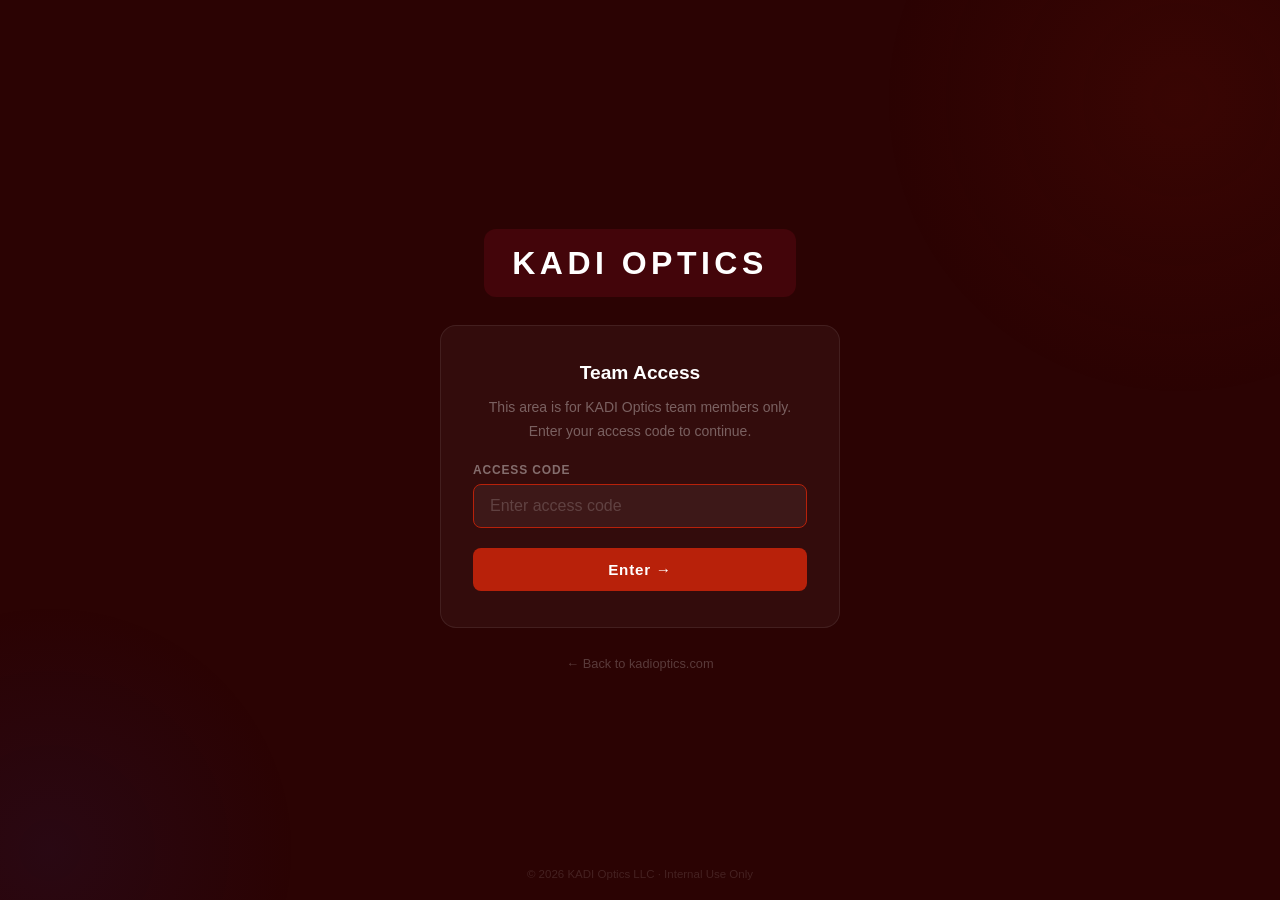
<file: login.html>
<!DOCTYPE html>
<html lang="en">
<head>
  <meta charset="UTF-8"/>
  <meta name="viewport" content="width=device-width, initial-scale=1.0"/>
  <title>KADI Optics | Team Access</title>  <style>
    *, *::before, *::after { box-sizing: border-box; margin: 0; padding: 0; }
    html, body { height: 100%; }
    body {
      font-family: -apple-system, BlinkMacSystemFont, 'SF Pro Display', 'SF Pro Text', 'Segoe UI', Roboto, Helvetica, Arial, sans-serif;
      background: #2B0303;
      color: #fff;
      display: flex;
      flex-direction: column;
      align-items: center;
      justify-content: center;
      min-height: 100vh;
      padding: 32px 24px;
      -webkit-font-smoothing: antialiased;
    }
    body::before {
      content: '';
      position: fixed;
      top: -200px; right: -200px;
      width: 600px; height: 600px;
      border-radius: 50%;
      background: radial-gradient(circle, rgba(184,33,10,0.10) 0%, transparent 70%);
      pointer-events: none;
    }
    body::after {
      content: '';
      position: fixed;
      bottom: -200px; left: -200px;
      width: 500px; height: 500px;
      border-radius: 50%;
      background: radial-gradient(circle, rgba(29,78,216,0.08) 0%, transparent 70%);
      pointer-events: none;
    }
    .wrap {
      position: relative;
      z-index: 1;
      display: flex;
      flex-direction: column;
      align-items: center;
      gap: 28px;
      width: 100%;
      max-width: 400px;
    }
    .brand-box {
      font-family: -apple-system, BlinkMacSystemFont, 'SF Pro Display', 'SF Pro Text', 'Segoe UI', Roboto, Helvetica, Arial, sans-serif;
      font-size: 2rem;
      font-weight: 700;
      letter-spacing: 0.14em;
      color: #fff;
      background: #43050A;
      padding: 18px 28px;
      border-radius: 12px;
      line-height: 1;
      text-decoration: none;
      display: inline-block;
    }
    .card {
      width: 100%;
      background: rgba(255,255,255,0.04);
      border: 1px solid rgba(255,255,255,0.08);
      border-radius: 16px;
      padding: 36px 32px;
      display: flex;
      flex-direction: column;
      gap: 20px;
    }
    .card-title {
      font-family: -apple-system, BlinkMacSystemFont, 'SF Pro Display', 'SF Pro Text', 'Segoe UI', Roboto, Helvetica, Arial, sans-serif;
      font-size: 1.2rem;
      font-weight: 600;
      color: #fff;
      text-align: center;
    }
    .card-sub {
      font-size: 0.875rem;
      color: rgba(255,255,255,0.35);
      text-align: center;
      line-height: 1.65;
      margin-top: -8px;
    }
    .field { display: flex; flex-direction: column; gap: 7px; }
    label {
      font-size: 0.75rem;
      font-weight: 600;
      letter-spacing: 0.07em;
      text-transform: uppercase;
      color: rgba(255,255,255,0.4);
    }
    input[type="password"] {
      width: 100%;
      padding: 12px 16px;
      background: rgba(255,255,255,0.05);
      border: 1px solid rgba(255,255,255,0.1);
      border-radius: 8px;
      color: #fff;
      font-family: -apple-system, BlinkMacSystemFont, 'SF Pro Display', 'SF Pro Text', 'Segoe UI', Roboto, Helvetica, Arial, sans-serif;
      font-size: 1rem;
      outline: none;
      transition: border-color 0.2s;
      letter-spacing: 0.1em;
    }
    input[type="password"]:focus { border-color: #B8210A; }
    input[type="password"]::placeholder { color: rgba(255,255,255,0.18); letter-spacing: 0; }
    .btn {
      width: 100%;
      padding: 13px;
      background: #B8210A;
      color: #fff;
      font-family: -apple-system, BlinkMacSystemFont, 'SF Pro Display', 'SF Pro Text', 'Segoe UI', Roboto, Helvetica, Arial, sans-serif;
      font-size: 0.95rem;
      font-weight: 600;
      letter-spacing: 0.05em;
      border: none;
      border-radius: 8px;
      cursor: pointer;
      transition: background 0.2s;
    }
    .btn:hover { background: #FF5223; }
    .error {
      font-size: 0.83rem;
      color: #F87171;
      text-align: center;
      display: none;
    }
    .error.visible { display: block; }
    .back {
      font-size: 0.8rem;
      color: rgba(255,255,255,0.22);
      text-decoration: none;
      transition: color 0.2s;
    }
    .back:hover { color: rgba(255,255,255,0.5); }
    .footer-note {
      position: fixed;
      bottom: 20px;
      font-size: 0.72rem;
      color: rgba(255,255,255,0.12);
    }
  </style>
</head>
<body>
  <div class="wrap">
    <a href="/" class="brand-box">KADI OPTICS</a>

    <div class="card">
      <div class="card-title">Team Access</div>
      <p class="card-sub">This area is for KADI Optics team members only.<br>Enter your access code to continue.</p>
      <div class="field">
        <label for="code">Access Code</label>
        <input type="password" id="code" placeholder="Enter access code" autocomplete="off" autofocus/>
      </div>
      <button class="btn" onclick="tryLogin()">Enter →</button>
      <div class="error" id="err">Incorrect access code. Please try again.</div>
    </div>

    <a href="/" class="back">← Back to kadioptics.com</a>
  </div>

  <span class="footer-note">© 2026 KADI Optics LLC · Internal Use Only</span>

  <script>
    /* ── Change this to your preferred access code ── */
    const ACCESS_CODE = 'KADI2026';

    const params = new URLSearchParams(window.location.search);
    const next   = params.get('next') || '/market.html';

    if (localStorage.getItem('kadi_access') === 'granted') {
      window.location.replace(next);
    }

    document.getElementById('code').addEventListener('keydown', e => {
      if (e.key === 'Enter') tryLogin();
    });

    function tryLogin() {
      const val = document.getElementById('code').value.trim();
      if (val === ACCESS_CODE) {
        localStorage.setItem('kadi_access', 'granted');
        window.location.replace(next);
      } else {
        document.getElementById('err').classList.add('visible');
        document.getElementById('code').value = '';
        document.getElementById('code').focus();
      }
    }
  </script>
</body>
</html>
</file>
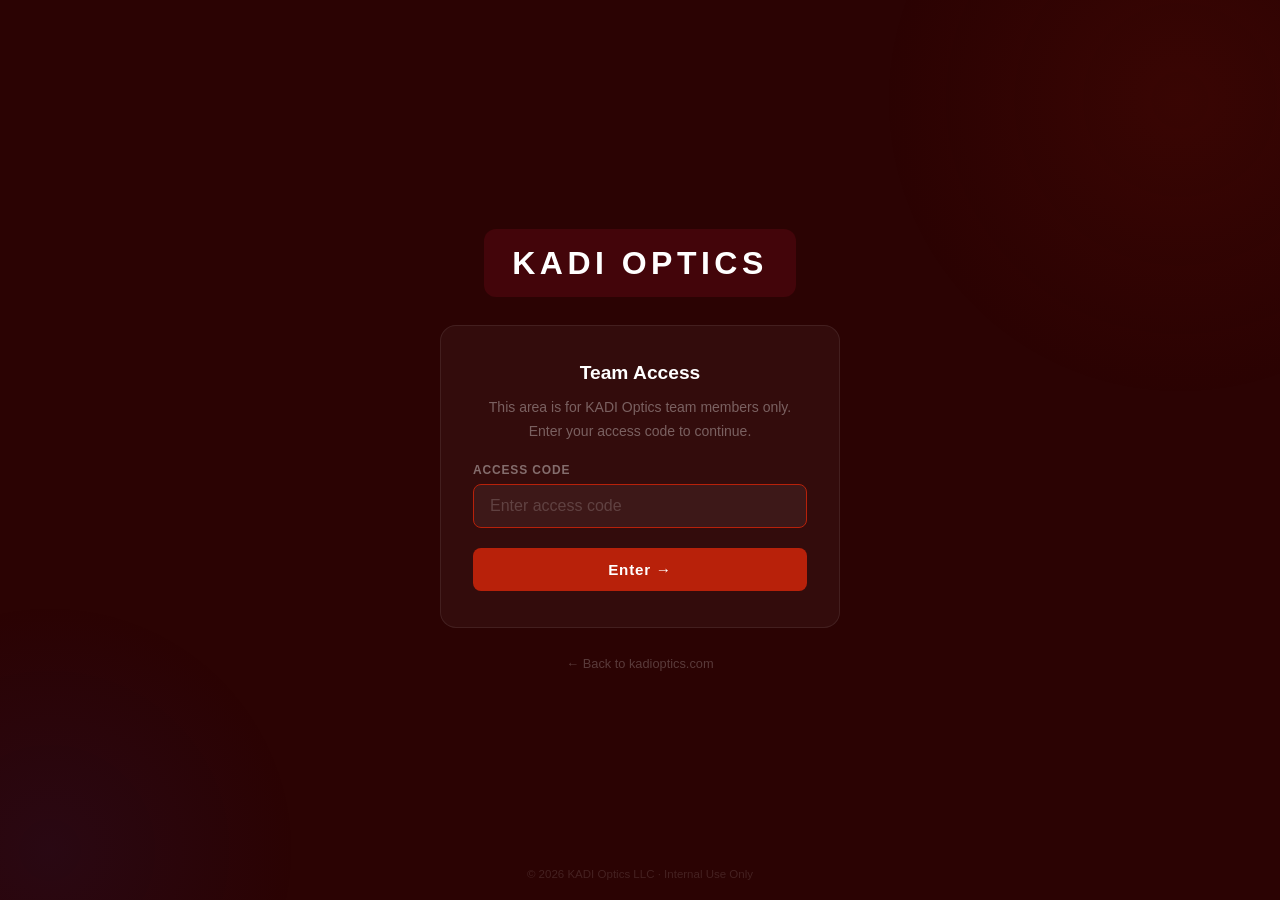
<file: proposals.html>
<!DOCTYPE html>
<html lang="en">
<head>
  <meta charset="UTF-8"/>
  <meta name="viewport" content="width=device-width, initial-scale=1.0"/>
  <title>KADI Optics | Funding Proposals</title>  <link rel="stylesheet" href="/css/internal.css"/>
  <script src="/js/auth.js"></script>
</head>
<body>

  <nav class="int-nav">
    <a href="/" class="brand-box">KADI OPTICS</a>
    <div class="int-links">
      <a href="/market.html"       class="int-link">Market</a>
      <a href="/tech.html"         class="int-link">Technology</a>
      <a href="/publications.html" class="int-link">Publications</a>
      <a href="/discovery.html"    class="int-link">Customer Discovery</a>
      <a href="/proposals.html"    class="int-link active">Proposals</a>
    </div>
    <button class="logout-btn" onclick="logout()">Log out</button>
  </nav>

  <main class="int-page">

    <header class="page-header">
      <div class="page-tag">Internal · Funding Record</div>
      <h1 class="page-title">Funding Proposals &amp; Applications</h1>
      <p class="page-desc">Complete record of all funding proposals submitted for the KADI Optics project, including NSF SBIR, UCF ART, and future applications. Includes full proposal documents, review feedback, and outcomes.</p>
    </header>

    <div class="placeholder-box">
      <strong>Content coming soon.</strong><br><br>
      This page will contain all submitted proposals with outcomes and reviewer feedback:<br>
      NSF SBIR Phase I (submitted 2025, rejected) · UCF ART Program (selected, April 2026) ·
      and all future applications.<br><br>
      <em>Share the proposal documents to begin populating this section.</em>
    </div>

  </main>

  <footer class="int-footer">
    © 2026 KADI Optics LLC · Internal Use Only · Not for Distribution
  </footer>

</body>
</html>
</file>
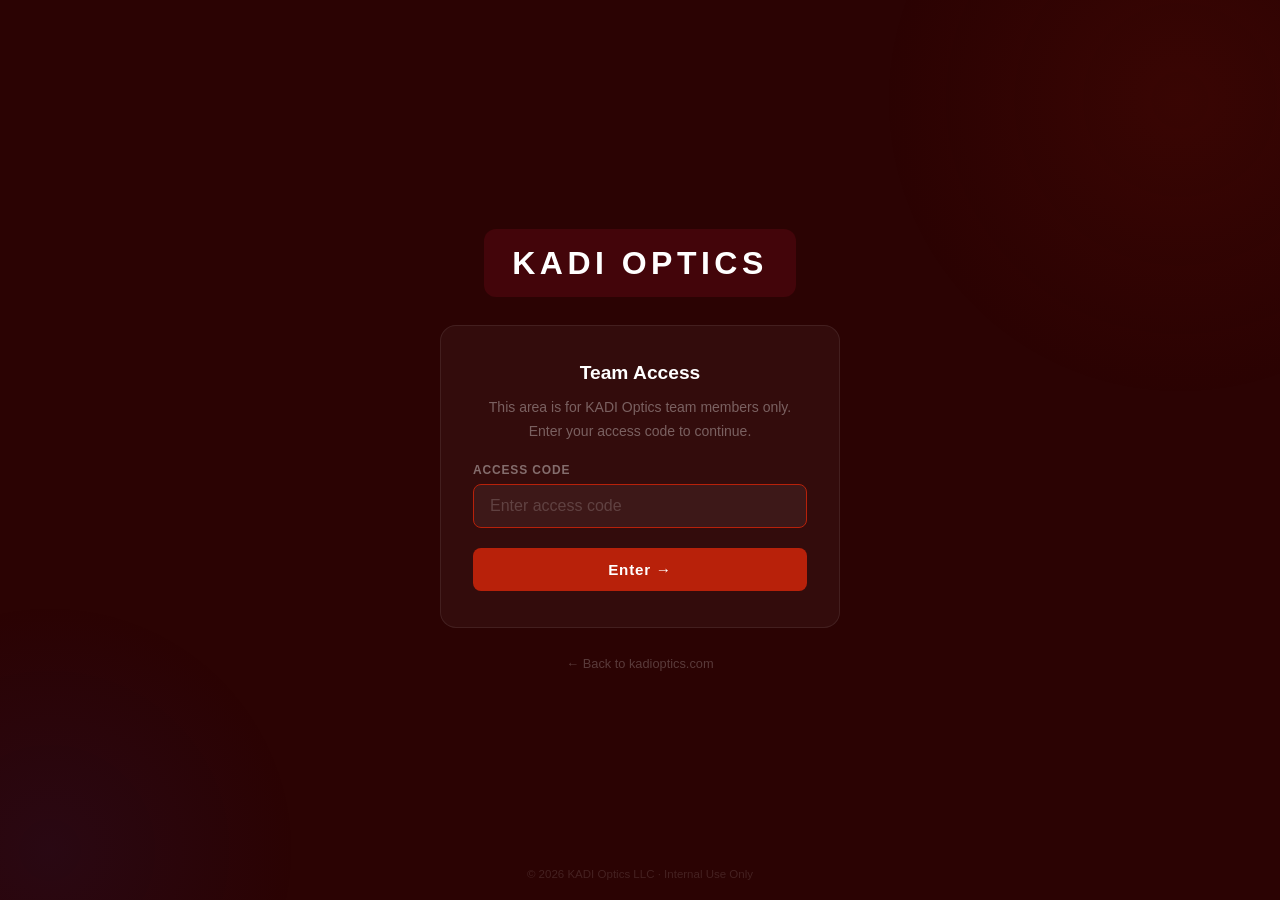
<file: publications.html>
<!DOCTYPE html>
<html lang="en">
<head>
  <meta charset="UTF-8"/>
  <meta name="viewport" content="width=device-width, initial-scale=1.0"/>
  <title>KADI Optics | Publications &amp; Patents</title>  <link rel="stylesheet" href="/css/internal.css"/>
  <script src="/js/auth.js"></script>
</head>
<body>

  <nav class="int-nav">
    <a href="/" class="brand-box">KADI OPTICS</a>
    <div class="int-links">
      <a href="/market.html"       class="int-link">Market</a>
      <a href="/tech.html"         class="int-link">Technology</a>
      <a href="/discovery.html"    class="int-link">Customer Discovery</a>
      <a href="/publications.html" class="int-link active">Publications</a>
      <a href="/proposals.html"    class="int-link">Proposals</a>
    </div>
    <button class="logout-btn" onclick="logout()">Log out</button>
  </nav>

  <main class="int-page">

    <header class="page-header">
      <div class="page-tag">Internal · Research Record</div>
      <h1 class="page-title">Publications &amp; Patents</h1>
      <p class="page-desc">All peer-reviewed publications, conference papers, patents, and intellectual property directly related to the optical coagulation monitoring platform and underlying technology developed at UCF CREOL.</p>
    </header>

    <div class="placeholder-box">
      <strong>Content coming soon.</strong><br><br>
      This page will list all relevant journal articles, conference proceedings,<br>
      patents (granted and pending), and IP disclosures.<br><br>
      <em>Share the publication and patent list to begin populating this section.</em>
    </div>

  </main>

  <footer class="int-footer">
    © 2026 KADI Optics LLC · Internal Use Only · Not for Distribution
  </footer>

</body>
</html>
</file>
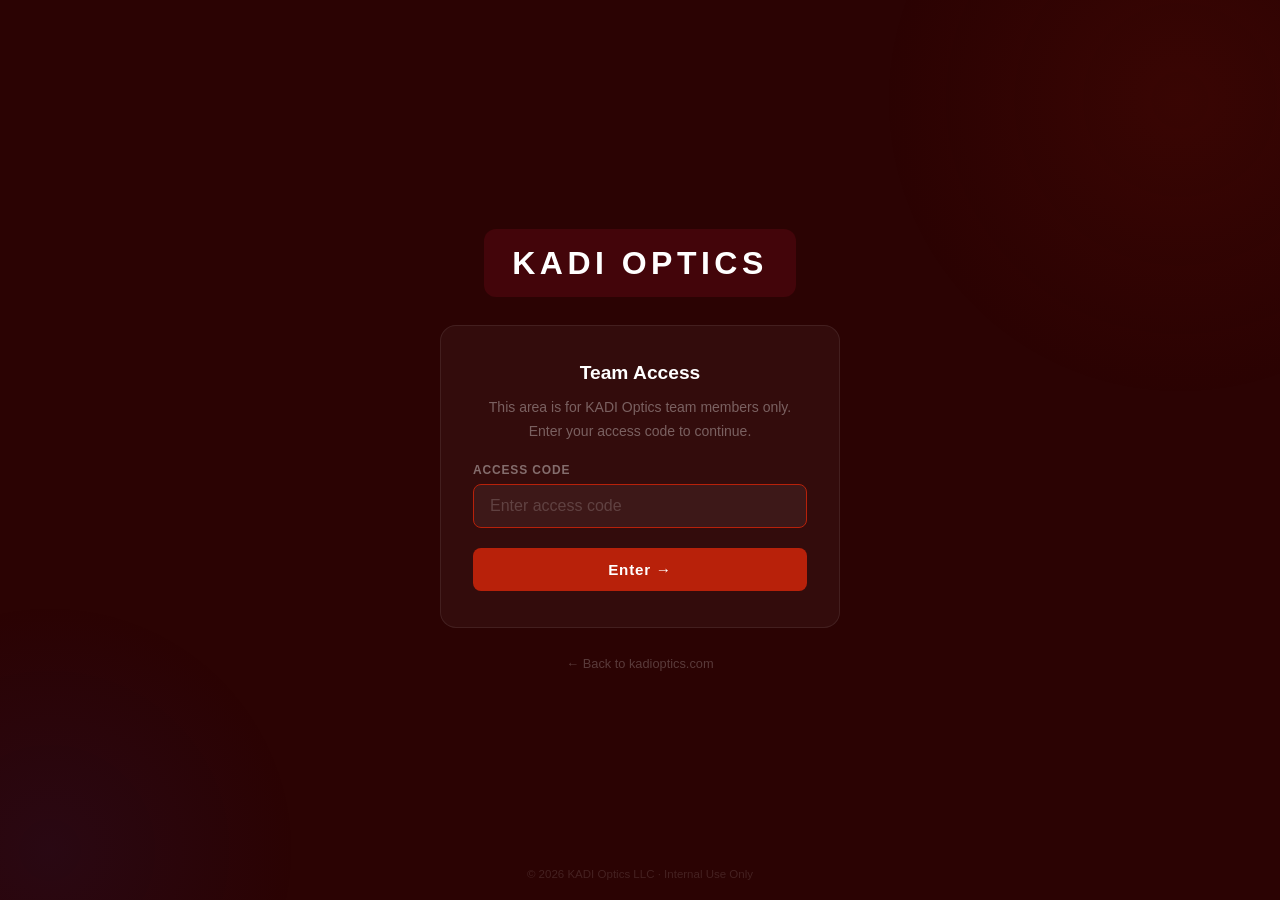
<file: tech.html>
<!DOCTYPE html>
<html lang="en">
<head>
  <meta charset="UTF-8"/>
  <meta name="viewport" content="width=device-width, initial-scale=1.0"/>
  <title>KADI Optics | Technology</title>  <link rel="stylesheet" href="/css/internal.css"/>
  <script src="/js/auth.js"></script>
</head>
<body>

  <nav class="int-nav">
    <a href="/" class="brand-box">KADI OPTICS</a>
    <div class="int-links">
      <a href="/market.html"       class="int-link">Market</a>
      <a href="/discovery.html"    class="int-link">Customer Discovery</a>
      <a href="/tech.html"         class="int-link active">Technology</a>
      <a href="/publications.html" class="int-link">Publications</a>
      <a href="/proposals.html"    class="int-link">Proposals</a>
    </div>
    <button class="logout-btn" onclick="logout()">Log out</button>
  </nav>

  <main class="int-page">

    <header class="page-header">
      <div class="page-tag">Internal · Technical Reference</div>
      <h1 class="page-title">LC-DLS Technology &amp; Analysis Framework</h1>
      <p class="page-desc">Complete mathematical and physical framework underlying the LC-DLS measurement platform, including signal processing, scattering physics, and the analytical models used to extract coagulation parameters. The interactive GUI details will be integrated here once the MATLAB interface is shared.</p>
    </header>

    <div class="placeholder-box">
      <strong>Content coming soon.</strong><br><br>
      This page will contain the full LC-DLS mathematical framework:<br>
      scattering theory, autocorrelation analysis, blood microrheology models,<br>
      signal processing pipeline, and the interactive GUI documentation.<br><br>
      <em>Share the MATLAB GUI to begin building this section.</em>
    </div>

  </main>

  <footer class="int-footer">
    © 2026 KADI Optics LLC · Internal Use Only · Not for Distribution
  </footer>

</body>
</html>
</file>
<file: css/internal.css>
*, *::before, *::after { box-sizing: border-box; margin: 0; padding: 0; }
html, body { height: 100%; }

body {
  font-family: -apple-system, BlinkMacSystemFont, 'SF Pro Display', 'SF Pro Text', 'Segoe UI', Roboto, Helvetica, Arial, sans-serif;
  background: #2B0303;
  color: #fff;
  min-height: 100vh;
  -webkit-font-smoothing: antialiased;
}

/* ── Nav ── */
.int-nav {
  position: sticky;
  top: 0;
  z-index: 100;
  display: flex;
  align-items: center;
  gap: 20px;
  padding: 12px 40px;
  background: rgba(43,3,3,0.94);
  backdrop-filter: blur(12px);
  border-bottom: 1px solid rgba(255,255,255,0.07);
}

.brand-box {
  font-family: -apple-system, BlinkMacSystemFont, 'SF Pro Display', 'SF Pro Text', 'Segoe UI', Roboto, Helvetica, Arial, sans-serif;
  font-size: 0.8rem;
  font-weight: 700;
  letter-spacing: 0.12em;
  color: #fff;
  background: #43050A;
  padding: 7px 12px;
  border-radius: 7px;
  white-space: nowrap;
  text-decoration: none;
  display: inline-block;
  flex-shrink: 0;
}

.int-links {
  display: flex;
  gap: 2px;
  flex: 1;
}

.int-link {
  font-size: 0.875rem;
  font-weight: 500;
  color: rgba(255,255,255,0.45);
  text-decoration: none;
  padding: 6px 14px;
  border-radius: 6px;
  transition: color 0.15s, background 0.15s;
  white-space: nowrap;
}
.int-link:hover { color: #fff; background: rgba(255,255,255,0.06); }
.int-link.active { color: #FF9B96; background: rgba(184,33,10,0.12); }

.logout-btn {
  margin-left: auto;
  font-family: -apple-system, BlinkMacSystemFont, 'SF Pro Display', 'SF Pro Text', 'Segoe UI', Roboto, Helvetica, Arial, sans-serif;
  font-size: 0.8rem;
  font-weight: 500;
  color: rgba(255,255,255,0.3);
  background: none;
  border: 1px solid rgba(255,255,255,0.08);
  border-radius: 6px;
  padding: 6px 14px;
  cursor: pointer;
  transition: color 0.15s, border-color 0.15s;
  flex-shrink: 0;
}
.logout-btn:hover { color: #F87171; border-color: rgba(248,113,113,0.25); }

/* ── Page layout ── */
.int-page {
  max-width: 1080px;
  margin: 0 auto;
  padding: 52px 40px 100px;
}

.page-header {
  margin-bottom: 48px;
  padding-bottom: 32px;
  border-bottom: 1px solid rgba(255,255,255,0.07);
}
.page-tag {
  font-size: 0.72rem;
  font-weight: 600;
  letter-spacing: 0.1em;
  text-transform: uppercase;
  color: #B8210A;
  margin-bottom: 10px;
}
.page-title {
  font-family: -apple-system, BlinkMacSystemFont, 'SF Pro Display', 'SF Pro Text', 'Segoe UI', Roboto, Helvetica, Arial, sans-serif;
  font-size: 2rem;
  font-weight: 700;
  color: #fff;
  line-height: 1.2;
  margin-bottom: 12px;
}
.page-desc {
  font-size: 0.975rem;
  color: rgba(255,255,255,0.42);
  line-height: 1.75;
  max-width: 620px;
}

/* ── Stat cards ── */
.stat-grid {
  display: grid;
  grid-template-columns: repeat(auto-fit, minmax(190px, 1fr));
  gap: 14px;
  margin-bottom: 52px;
}
.stat-card {
  background: rgba(255,255,255,0.03);
  border: 1px solid rgba(255,255,255,0.07);
  border-radius: 12px;
  padding: 22px 24px;
}
.stat-value {
  font-family: -apple-system, BlinkMacSystemFont, 'SF Pro Display', 'SF Pro Text', 'Segoe UI', Roboto, Helvetica, Arial, sans-serif;
  font-size: 1.85rem;
  font-weight: 700;
  color: #FF9B96;
  line-height: 1;
  margin-bottom: 6px;
}
.stat-label {
  font-size: 0.8rem;
  color: rgba(255,255,255,0.38);
  line-height: 1.45;
}

/* ── Sections ── */
.section { margin-bottom: 52px; }
.section-title {
  font-family: -apple-system, BlinkMacSystemFont, 'SF Pro Display', 'SF Pro Text', 'Segoe UI', Roboto, Helvetica, Arial, sans-serif;
  font-size: 1.05rem;
  font-weight: 600;
  color: #fff;
  margin-bottom: 18px;
  padding-bottom: 12px;
  border-bottom: 1px solid rgba(255,255,255,0.06);
}

/* ── Tables ── */
.data-table {
  width: 100%;
  border-collapse: collapse;
  font-size: 0.875rem;
}
.data-table th {
  text-align: left;
  font-size: 0.72rem;
  font-weight: 600;
  letter-spacing: 0.07em;
  text-transform: uppercase;
  color: rgba(255,255,255,0.3);
  padding: 10px 16px;
  border-bottom: 1px solid rgba(255,255,255,0.07);
}
.data-table td {
  padding: 13px 16px;
  color: rgba(255,255,255,0.65);
  border-bottom: 1px solid rgba(255,255,255,0.04);
  vertical-align: top;
  line-height: 1.5;
}
.data-table tr:last-child td { border-bottom: none; }
.data-table tr:hover td { background: rgba(255,255,255,0.02); }

/* ── Tags ── */
.tag {
  display: inline-block;
  font-size: 0.7rem;
  font-weight: 600;
  letter-spacing: 0.04em;
  padding: 2px 8px;
  border-radius: 4px;
  white-space: nowrap;
}
.tag-red    { background: rgba(239,68,68,0.14);   color: #F87171; }
.tag-green  { background: rgba(34,197,94,0.14);   color: #4ADE80; }
.tag-yellow { background: rgba(234,179,8,0.14);   color: #FCD34D; }
.tag-blue   { background: rgba(99,102,241,0.14);  color: #A5B4FC; }
.tag-purple { background: rgba(168,85,247,0.14);  color: #D8B4FE; }
.tag-orange { background: rgba(184,33,10,0.16);   color: #FF9B96; }

/* ── Placeholder ── */
.placeholder-box {
  border: 1px dashed rgba(255,255,255,0.1);
  border-radius: 12px;
  padding: 56px 48px;
  text-align: center;
  color: rgba(255,255,255,0.18);
  font-size: 0.9rem;
  line-height: 1.7;
}

/* ── Two-column grid ── */
.two-col {
  display: grid;
  grid-template-columns: 1fr 1fr;
  gap: 16px;
}
@media (max-width: 700px) { .two-col { grid-template-columns: 1fr; } }

.info-card {
  background: rgba(255,255,255,0.03);
  border: 1px solid rgba(255,255,255,0.07);
  border-radius: 10px;
  padding: 20px 22px;
}
.info-card-title {
  font-family: -apple-system, BlinkMacSystemFont, 'SF Pro Display', 'SF Pro Text', 'Segoe UI', Roboto, Helvetica, Arial, sans-serif;
  font-size: 0.9rem;
  font-weight: 600;
  color: #fff;
  margin-bottom: 8px;
}
.info-card p {
  font-size: 0.85rem;
  color: rgba(255,255,255,0.42);
  line-height: 1.65;
}

/* ── Footer ── */
.int-footer {
  padding: 24px 40px;
  border-top: 1px solid rgba(255,255,255,0.05);
  font-size: 0.72rem;
  color: rgba(255,255,255,0.13);
  text-align: center;
}

/* ── Responsive nav ── */
@media (max-width: 680px) {
  .int-nav { padding: 12px 20px; flex-wrap: wrap; }
  .int-links { order: 3; width: 100%; overflow-x: auto; padding-bottom: 2px; }
  .int-page { padding: 32px 20px 80px; }
}

/* ════════════════════════════════════════════
   LIGHT THEME (Market page)
   ════════════════════════════════════════════ */
body.light-theme {
  background: #F0F4F8;
  color: #0F172A;
}
body.light-theme .int-nav {
  background: rgba(255,255,255,0.96);
  border-bottom: 1px solid #E2E8F0;
  box-shadow: 0 1px 4px rgba(0,0,0,0.06);
}
body.light-theme .brand-box { background: #43050A; color: #fff; }
body.light-theme .int-link { color: #64748B; }
body.light-theme .int-link:hover { color: #0F172A; background: #F1F5F9; }
body.light-theme .int-link.active { color: #B8210A; background: rgba(184,33,10,0.09); }
body.light-theme .logout-btn { color: #94A3B8; border-color: #E2E8F0; }
body.light-theme .logout-btn:hover { color: #EF4444; border-color: rgba(239,68,68,0.3); }
body.light-theme .page-header { border-bottom-color: #E2E8F0; }
body.light-theme .page-tag { color: #B8210A; }
body.light-theme .page-title { color: #0F172A; }
body.light-theme .page-desc { color: #64748B; }
body.light-theme .stat-card {
  background: #fff;
  border-color: #E2E8F0;
  box-shadow: 0 1px 4px rgba(0,0,0,0.05);
}
body.light-theme .stat-card-highlight { border-color: rgba(184,33,10,0.3); background: rgba(184,33,10,0.04); }
body.light-theme .stat-label { color: #64748B; }
body.light-theme .highlight-zero { color: #0F172A; }
body.light-theme .section { margin-bottom: 60px; }
body.light-theme .section-title { color: #0F172A; border-bottom-color: #E2E8F0; }
body.light-theme .data-table th { color: #94A3B8; border-bottom-color: #E2E8F0; }
body.light-theme .data-table td { color: #334155; border-bottom-color: #F1F5F9; }
body.light-theme .data-table tr:hover td { background: #F8FAFC; }
body.light-theme .info-card { background: #fff; border-color: #E2E8F0; box-shadow: 0 1px 3px rgba(0,0,0,0.04); }
body.light-theme .info-card-title { color: #0F172A; }
body.light-theme .info-card p { color: #64748B; }
body.light-theme .int-footer { border-top-color: #E2E8F0; color: #94A3B8; background: transparent; }
body.light-theme .placeholder-box { border-color: #E2E8F0; color: #94A3B8; background: #fff; }
body.light-theme .tag-red    { background: rgba(239,68,68,0.08);   color: #DC2626; }
body.light-theme .tag-green  { background: rgba(22,163,74,0.10);   color: #15803D; }
body.light-theme .tag-yellow { background: rgba(234,179,8,0.10);   color: #B45309; }
body.light-theme .tag-blue   { background: rgba(99,102,241,0.10);  color: #4338CA; }
body.light-theme .tag-purple { background: rgba(168,85,247,0.10);  color: #7C3AED; }
body.light-theme .tag-orange { background: rgba(184,33,10,0.10);   color: #C22D0E; }

/* ── Stat card icon ── */
.stat-icon { margin-bottom: 10px; }

/* ── Section header row ── */
.section-header-row {
  display: flex;
  align-items: center;
  gap: 10px;
  margin-bottom: 6px;
  padding-bottom: 14px;
  border-bottom: 1px solid #E2E8F0;
  margin-bottom: 18px;
}
body:not(.light-theme) .section-header-row { border-bottom-color: rgba(255,255,255,0.06); }
.section-icon-svg {
  width: 20px; height: 20px; flex-shrink: 0;
  color: #B8210A;
}
.section-title-inline {
  font-family: -apple-system, BlinkMacSystemFont, 'SF Pro Display', 'SF Pro Text', 'Segoe UI', Roboto, Helvetica, Arial, sans-serif;
  font-size: 1.05rem;
  font-weight: 600;
  color: #0F172A;
  margin: 0;
}
body:not(.light-theme) .section-title-inline { color: #fff; }
.section-sub {
  font-size: 0.9rem;
  color: #64748B;
  line-height: 1.7;
  max-width: 700px;
  margin-bottom: 28px;
}
body:not(.light-theme) .section-sub { color: rgba(255,255,255,0.42); }

/* ── Opportunity Banner ── */
.opportunity-banner {
  display: flex;
  align-items: flex-start;
  gap: 16px;
  background: rgba(184,33,10,0.08);
  border: 1px solid rgba(184,33,10,0.2);
  border-radius: 12px;
  padding: 20px 24px;
  margin-bottom: 52px;
}
.opp-icon { flex-shrink: 0; padding-top: 2px; }
.opp-text {
  font-size: 0.9rem;
  color: #4A0D05;
  line-height: 1.65;
}
.opp-text strong { color: #43050A; }

/* ── Chart trio ── */
.chart-trio {
  display: grid;
  grid-template-columns: repeat(3, 1fr);
  gap: 20px;
  margin-bottom: 12px;
}
@media (max-width: 860px) { .chart-trio { grid-template-columns: 1fr; } }
.chart-card {
  background: #fff;
  border: 1px solid #E2E8F0;
  border-radius: 14px;
  padding: 20px 20px 16px;
  box-shadow: 0 1px 4px rgba(0,0,0,0.05);
  position: relative;
  height: 300px;
  display: flex;
  flex-direction: column;
}
.chart-meta {
  display: flex;
  align-items: center;
  justify-content: space-between;
  margin-bottom: 10px;
}
.chart-market-label {
  font-family: -apple-system, BlinkMacSystemFont, 'SF Pro Display', 'SF Pro Text', 'Segoe UI', Roboto, Helvetica, Arial, sans-serif;
  font-size: 0.82rem;
  font-weight: 600;
  color: #0F172A;
}
.chart-cagr {
  font-size: 0.72rem;
  font-weight: 600;
  color: #B8210A;
  background: rgba(184,33,10,0.1);
  padding: 2px 8px;
  border-radius: 20px;
}
.chart-endpoints {
  display: flex;
  align-items: center;
  gap: 8px;
  margin-bottom: 12px;
}
.chart-start, .chart-end {
  font-family: -apple-system, BlinkMacSystemFont, 'SF Pro Display', 'SF Pro Text', 'Segoe UI', Roboto, Helvetica, Arial, sans-serif;
  font-size: 0.85rem;
  font-weight: 700;
  color: #0F172A;
  display: flex;
  flex-direction: column;
  line-height: 1.2;
}
.chart-start em, .chart-end em {
  font-style: normal;
  font-size: 0.68rem;
  font-weight: 400;
  color: #94A3B8;
}
.chart-card canvas { flex: 1; min-height: 0; }
.chart-note {
  font-size: 0.72rem;
  color: #94A3B8;
  text-align: center;
  margin-top: 4px;
}

/* ── Company cards ── */
.company-grid {
  display: grid;
  grid-template-columns: repeat(5, 1fr);
  gap: 16px;
  margin-bottom: 24px;
}
@media (max-width: 1100px) { .company-grid { grid-template-columns: repeat(3, 1fr); } }
@media (max-width: 700px)  { .company-grid { grid-template-columns: 1fr 1fr; } }
.company-card {
  background: #fff;
  border: 1px solid #E2E8F0;
  border-radius: 14px;
  padding: 0 0 18px;
  overflow: hidden;
  box-shadow: 0 1px 4px rgba(0,0,0,0.05);
  display: flex;
  flex-direction: column;
}
.device-visual {
  width: 100%;
  background: #F0F4F8;
  border-bottom: 1px solid #E2E8F0;
  padding: 16px 12px 12px;
  display: flex;
  align-items: center;
  justify-content: center;
}
.device-visual svg { width: 100%; max-width: 140px; height: auto; }
.dv-home   { background: linear-gradient(135deg, #EFF6FF, #F0F9FF); }
.dv-clinical { background: linear-gradient(135deg, #F0FDF4, #ECFDF5); }
.dv-poc    { background: linear-gradient(135deg, #FFF7ED, #FFFBEB); }
.dv-lab    { background: linear-gradient(135deg, #FAF5FF, #F5F3FF); }
.company-name {
  font-family: -apple-system, BlinkMacSystemFont, 'SF Pro Display', 'SF Pro Text', 'Segoe UI', Roboto, Helvetica, Arial, sans-serif;
  font-size: 1rem;
  font-weight: 700;
  color: #0F172A;
  padding: 20px 16px 4px;
  letter-spacing: 0.01em;
  line-height: 1.25;
}
.company-device {
  font-size: 0.72rem;
  color: #64748B;
  padding: 0 14px 10px;
  line-height: 1.4;
}
.company-tags {
  padding: 0 14px 10px;
  display: flex;
  flex-wrap: wrap;
  gap: 4px;
}
.company-desc {
  font-size: 0.76rem;
  color: #64748B;
  line-height: 1.55;
  padding: 0 14px 10px;
  flex: 1;
}
.company-gap {
  font-size: 0.72rem;
  color: #DC2626;
  padding: 8px 14px 0;
  border-top: 1px solid #FEE2E2;
  line-height: 1.45;
  display: flex;
  align-items: flex-start;
  gap: 5px;
}
.company-gap svg { flex-shrink: 0; margin-top: 1px; }

.company-kadi-callout {
  display: flex;
  align-items: flex-start;
  gap: 14px;
  background: rgba(184,33,10,0.06);
  border: 1px solid rgba(184,33,10,0.18);
  border-radius: 12px;
  padding: 18px 22px;
}
.kadi-callout-icon { flex-shrink: 0; padding-top: 2px; }
.kadi-callout-text {
  font-size: 0.875rem;
  color: #5C0F06;
  line-height: 1.65;
}
.kadi-callout-text strong { color: #43050A; }

/* ── Method cards ── */
.method-grid {
  display: grid;
  grid-template-columns: repeat(4, 1fr);
  gap: 14px;
}
@media (max-width: 1060px) { .method-grid { grid-template-columns: repeat(2, 1fr); } }
@media (max-width: 600px)  { .method-grid { grid-template-columns: 1fr; } }
.method-card {
  background: #fff;
  border: 1px solid #E2E8F0;
  border-radius: 12px;
  padding: 16px 18px;
  display: flex;
  flex-direction: column;
  gap: 7px;
  box-shadow: 0 1px 3px rgba(0,0,0,0.04);
}
.method-card-kadi {
  border-color: #B8210A;
  background: linear-gradient(135deg, rgba(184,33,10,0.04), rgba(255,155,150,0.04));
  box-shadow: 0 0 0 2px rgba(184,33,10,0.15), 0 2px 8px rgba(184,33,10,0.1);
}
.method-kadi-badge {
  font-size: 0.65rem;
  font-weight: 700;
  letter-spacing: 0.1em;
  color: #fff;
  background: #B8210A;
  padding: 2px 8px;
  border-radius: 4px;
  display: inline-block;
  width: fit-content;
  margin-bottom: 2px;
}
.method-name {
  font-family: -apple-system, BlinkMacSystemFont, 'SF Pro Display', 'SF Pro Text', 'Segoe UI', Roboto, Helvetica, Arial, sans-serif;
  font-size: 0.9rem;
  font-weight: 700;
  color: #0F172A;
  line-height: 1.3;
}
.method-full {
  font-size: 0.72rem;
  font-weight: 400;
  color: #94A3B8;
  display: block;
  font-family: -apple-system, BlinkMacSystemFont, 'SF Pro Display', 'SF Pro Text', 'Segoe UI', Roboto, Helvetica, Arial, sans-serif;
  margin-top: 1px;
}
.method-row {
  display: flex;
  align-items: baseline;
  gap: 6px;
  font-size: 0.78rem;
}
.method-attr {
  color: #94A3B8;
  font-weight: 500;
  flex-shrink: 0;
  min-width: 68px;
}
.method-val { color: #334155; }
.method-indicators {
  display: flex;
  gap: 8px;
  flex-wrap: wrap;
  margin: 2px 0;
}
.ind {
  font-size: 0.7rem;
  font-weight: 600;
  padding: 2px 8px;
  border-radius: 20px;
  display: flex;
  align-items: center;
  gap: 3px;
}
.ind-bad  { background: rgba(239,68,68,0.08);  color: #DC2626; }
.ind-good { background: rgba(184,33,10,0.10); color: #C22D0E; }
.method-limit {
  font-size: 0.76rem;
  color: #64748B;
  line-height: 1.5;
  margin-top: 2px;
  border-top: 1px solid #F1F5F9;
  padding-top: 8px;
}
.method-kadi-advantage {
  color: #43050A;
  border-top-color: rgba(184,33,10,0.15);
  font-weight: 500;
}

/* ── Gap cards ── */
.gap-grid {
  display: grid;
  grid-template-columns: repeat(2, 1fr);
  gap: 16px;
}
@media (max-width: 700px) { .gap-grid { grid-template-columns: 1fr; } }
.gap-card {
  background: #fff;
  border: 1px solid #E2E8F0;
  border-radius: 14px;
  padding: 22px 24px;
  box-shadow: 0 1px 4px rgba(0,0,0,0.04);
}
.gap-number {
  font-family: -apple-system, BlinkMacSystemFont, 'SF Pro Display', 'SF Pro Text', 'Segoe UI', Roboto, Helvetica, Arial, sans-serif;
  font-size: 0.7rem;
  font-weight: 700;
  letter-spacing: 0.1em;
  color: #B8210A;
  margin-bottom: 8px;
}
.gap-title {
  font-family: -apple-system, BlinkMacSystemFont, 'SF Pro Display', 'SF Pro Text', 'Segoe UI', Roboto, Helvetica, Arial, sans-serif;
  font-size: 0.92rem;
  font-weight: 700;
  color: #0F172A;
  line-height: 1.35;
  margin-bottom: 12px;
}
.gap-impact {
  font-size: 0.8rem;
  color: #64748B;
  line-height: 1.6;
  margin-bottom: 10px;
}
.gap-impact strong { color: #475569; }
.gap-solution {
  font-size: 0.8rem;
  color: #43050A;
  font-weight: 500;
  line-height: 1.5;
  display: flex;
  align-items: flex-start;
  gap: 6px;
  border-top: 1px solid rgba(184,33,10,0.12);
  padding-top: 10px;
}
.gap-solution svg { flex-shrink: 0; margin-top: 2px; }
</file>
<file: css/styles.css>
/* ═══════════════════════════════════════════════════
   KADI Optics — styles.css
   Font: SF Pro Display (system stack, headings + body)
═══════════════════════════════════════════════════ */

/* ── Variables ── */
:root {
  --navy:        #2B0303;
  --navy-mid:    #4A0404;
  --navy-card:   #6B1414;
  --teal:        #B8210A;
  --teal-light:  #FF5223;
  --teal-glow:   #FF9B96;
  --teal-dim:    rgba(184,33,10,0.15);
  --white:       #FFFFFF;
  --gray-50:     #F8FAFC;
  --gray-100:    #F1F5F9;
  --gray-200:    #E2E8F0;
  --gray-400:    #94A3B8;
  --gray-500:    #64748B;
  --gray-600:    #475569;
  --gray-800:    #1E293B;
  --on-dark:     rgba(255,255,255,0.88);
  --on-dark-dim: rgba(255,255,255,0.50);
  --anim-bg:     #EDF1F7;
  --radius-sm:   8px;
  --radius-md:   14px;
  --radius-lg:   20px;
  --shadow-md:   0 4px 24px rgba(0,0,0,0.12);
  --shadow-lg:   0 8px 48px rgba(0,0,0,0.20);
  --transition:  0.25s ease;
}

/* ── Reset ── */
*, *::before, *::after { box-sizing: border-box; margin: 0; padding: 0; }
html { scroll-behavior: smooth; }

body {
  font-family: -apple-system, BlinkMacSystemFont, 'SF Pro Display', 'SF Pro Text', 'Segoe UI', Roboto, Helvetica, Arial, sans-serif;
  font-size: 16px;
  line-height: 1.65;
  color: var(--gray-800);
  background: var(--white);
  -webkit-font-smoothing: antialiased;
}

img, svg { max-width: 100%; display: block; }
a { text-decoration: none; color: inherit; }

.container {
  max-width: 1160px;
  margin: 0 auto;
  padding: 0 24px;
}

/* ══════════════════════════════════════════════════
   NAV
══════════════════════════════════════════════════ */
.site-nav {
  position: fixed;
  top: 0; left: 0; right: 0;
  z-index: 200;
  transition: background var(--transition), border-color var(--transition), box-shadow var(--transition);
  border-bottom: 1px solid transparent;
}
.site-nav.scrolled {
  background: rgba(43, 3, 3, 0.88);
  backdrop-filter: blur(22px);
  -webkit-backdrop-filter: blur(22px);
  border-color: rgba(184,33,10,0.18);
  box-shadow: 0 2px 24px rgba(0,0,0,0.28);
}

.nav-inner {
  max-width: 1160px;
  margin: 0 auto;
  padding: 0 24px;
  height: 68px;
  display: flex;
  align-items: center;
  justify-content: space-between;
  gap: 24px;
}

/* Logo */
.logo {
  display: flex;
  align-items: center;
  gap: 12px;
  flex-shrink: 0;
}
.logo-icon { width: 48px; height: 38px; flex-shrink: 0; }
.logo-text  { display: flex; flex-direction: column; line-height: 1; }
.logo-name  { font-size: 1.25rem; font-weight: 700; color: var(--white); letter-spacing: 0.04em; }
.logo-sub   { font-size: 0.58rem; font-weight: 500; color: var(--teal-light); letter-spacing: 0.22em; text-transform: uppercase; margin-top: 2px; }

/* Nav links */
.nav-links {
  display: flex;
  align-items: center;
  gap: 4px;
  list-style: none;
}
.nav-links a {
  display: block;
  padding: 7px 14px;
  border-radius: 8px;
  font-size: 0.875rem;
  font-weight: 500;
  color: var(--on-dark-dim);
  transition: color var(--transition), background var(--transition);
}
.nav-links a:hover, .nav-links a.active { color: var(--white); background: rgba(255,255,255,0.07); }
.nav-links .nav-cta {
  margin-left: 8px;
  padding: 8px 18px;
  background: var(--teal);
  color: var(--white) !important;
  border-radius: 9px;
  font-weight: 600;
}
.nav-links .nav-cta:hover { background: var(--teal-light); }
.nav-links .nav-contact {
  margin-left: 4px;
  padding: 7px 16px;
  border: 1.5px solid rgba(184,33,10,0.45);
  border-radius: 9px;
  color: var(--teal-light);
  font-weight: 500;
  background: none;
}
.nav-links .nav-contact:hover {
  border-color: var(--teal-light);
  background: rgba(184,33,10,0.1);
  color: var(--teal-glow);
}

/* Logo image — transparent PNG, no filters needed */
.logo-img {
  height: 46px;
  width: auto;
  display: block;
}
.logo-img-footer { height: 54px; }

/* Hamburger */
.hamburger {
  display: none;
  flex-direction: column;
  justify-content: center;
  gap: 5px;
  width: 36px;
  height: 36px;
  background: none;
  border: none;
  cursor: pointer;
  padding: 4px;
}
.hamburger span {
  display: block;
  height: 2px;
  background: var(--white);
  border-radius: 2px;
  transition: transform 0.3s, opacity 0.3s;
}
.hamburger.active span:nth-child(1) { transform: translateY(7px) rotate(45deg); }
.hamburger.active span:nth-child(2) { opacity: 0; }
.hamburger.active span:nth-child(3) { transform: translateY(-7px) rotate(-45deg); }

/* Mobile nav menu */
#nav-menu { display: contents; }

/* ══════════════════════════════════════════════════
   HERO
══════════════════════════════════════════════════ */
.hero {
  position: relative;
  min-height: 100vh;
  background: var(--navy);
  display: flex;
  flex-direction: column;
  justify-content: center;
  overflow: hidden;
  padding: 100px 0 80px;
}

/* Blob background */
.hero-blobs { position: absolute; inset: 0; pointer-events: none; overflow: hidden; }
.blob {
  position: absolute;
  border-radius: 50%;
  filter: blur(80px);
  opacity: 0.18;
}
.blob.b1 { width: 520px; height: 520px; background: var(--teal); top: -140px; right: -100px; animation: blob-float 9s ease-in-out infinite alternate; }
.blob.b2 { width: 380px; height: 380px; background: #8A1030; bottom: -80px; left: -80px;  animation: blob-float 11s ease-in-out infinite alternate-reverse; }
.blob.b3 { width: 280px; height: 280px; background: var(--teal-glow); top: 55%; left: 40%; animation: blob-float 7s ease-in-out infinite alternate; }

@keyframes blob-float {
  from { transform: translate(0, 0) scale(1); }
  to   { transform: translate(30px, 20px) scale(1.08); }
}

/* Hero grid */
.hero-grid {
  display: grid;
  grid-template-columns: 1fr 420px;
  align-items: center;
  gap: 60px;
}

/* grid items default to min-width:auto, which refuses to shrink below the
   paragraph's unwrapped width and gets silently clipped by .hero's overflow:hidden
   on narrow screens; min-width:0 lets the text wrap inside its column instead */
.hero-text { min-width: 0; }

.hero h1 {
  font-size: clamp(1.8rem, 3vw, 2.6rem);
  font-weight: 700;
  line-height: 1.15;
  color: var(--white);
  margin-bottom: 16px;
  letter-spacing: -0.02em;
}

.hero h1 .accent { color: var(--teal-glow); }

.hero-lead {
  font-size: 1.05rem;
  font-weight: 600;
  color: var(--on-dark-dim);
  margin-bottom: 14px;
  letter-spacing: 0.02em;
}

.hero-body {
  font-size: 0.92rem;
  color: rgba(255,255,255,0.55);
  max-width: 520px;
  margin-bottom: 32px;
  line-height: 1.7;
}

.hero-actions { display: flex; gap: 14px; flex-wrap: wrap; }

/* ── Buttons ── */
.btn {
  display: inline-flex;
  align-items: center;
  gap: 8px;
  padding: 13px 26px;
  border-radius: 10px;
  font-family: -apple-system, BlinkMacSystemFont, 'SF Pro Display', 'SF Pro Text', 'Segoe UI', Roboto, Helvetica, Arial, sans-serif;
  font-size: 0.92rem;
  font-weight: 600;
  cursor: pointer;
  transition: all var(--transition);
  white-space: nowrap;
  border: none;
}
.btn-primary { background: var(--teal); color: var(--white); box-shadow: 0 4px 20px rgba(184,33,10,0.35); }
.btn-primary:hover { background: var(--teal-light); transform: translateY(-2px); box-shadow: 0 6px 28px rgba(184,33,10,0.5); }
.btn-ghost   { background: transparent; color: var(--white); border: 1.5px solid rgba(255,255,255,0.22); }
.btn-ghost:hover { border-color: rgba(255,255,255,0.5); background: rgba(255,255,255,0.06); }
.btn-outline { background: transparent; color: var(--teal); border: 1.5px solid var(--teal); }
.btn-outline:hover { background: var(--teal); color: var(--white); }

/* Hero sensor visual — the fiber probe reading a bypass/IV line in real time */
.hero-visual {
  display: flex;
  align-items: center;
  justify-content: center;
}

.sensor-svg {
  width: 100%;
  max-width: 380px;
  filter: drop-shadow(0 0 40px rgba(184,33,10,0.2));
}

.pulse-ring { animation: ring-expand 3s ease-out infinite; }
.pulse-ring-2 { animation: ring-expand 3s ease-out 1.2s infinite; }
@keyframes ring-expand {
  0%   { transform: scale(0.7); opacity: 0.5; }
  100% { transform: scale(1.4); opacity: 0; }
}

/* continuous streaming waveform — the "always-on" readout */
.live-wave {
  stroke-dasharray: 6 5;
  animation: wave-flow 1.1s linear infinite;
}
@keyframes wave-flow { to { stroke-dashoffset: -22; } }

/* RBCs fading in/out as they drift along the vein (position comes from animateMotion in the markup) */
.rbc-flow { animation: rbc-fade 4.5s linear infinite; }
.rbc-flow.d2 { animation-delay: -1.1s; }
.rbc-flow.d3 { animation-delay: -2.3s; }
.rbc-flow.d4 { animation-delay: -3.4s; }
@keyframes rbc-fade {
  0%   { opacity: 0; }
  8%   { opacity: 1; }
  92%  { opacity: 1; }
  100% { opacity: 0; }
}

/* the probe's light beam and glow spot, breathing gently */
.light-beam { animation: beam-glow 2.6s ease-in-out infinite; }
@keyframes beam-glow {
  0%, 100% { opacity: 0.6; }
  50%      { opacity: 1; }
}

/* the readout monitor's live status dot */
.blink-dot { animation: dot-blink 1.4s ease-in-out infinite; transform-origin: center; }
@keyframes dot-blink {
  0%, 100% { opacity: 1; }
  50%      { opacity: 0.25; }
}

@media (prefers-reduced-motion: reduce) {
  .live-wave, .rbc-flow, .pulse-ring, .pulse-ring-2, .light-beam, .blink-dot { animation: none; }
}

/* Scroll hint */
.scroll-hint {
  position: absolute;
  bottom: 32px;
  left: 50%;
  transform: translateX(-50%);
  display: flex;
  flex-direction: column;
  align-items: center;
  gap: 6px;
  color: var(--on-dark-dim);
  font-size: 0.78rem;
  font-weight: 500;
  letter-spacing: 0.06em;
  animation: hint-bob 2.4s ease-in-out infinite;
}
.scroll-hint svg { width: 20px; height: 20px; }
@keyframes hint-bob { 0%,100% { transform: translateX(-50%) translateY(0); } 50% { transform: translateX(-50%) translateY(6px); } }

/* ══════════════════════════════════════════════════
   STATS BAR
══════════════════════════════════════════════════ */
.stats-bar {
  background: var(--navy-mid);
  border-top:    1px solid rgba(184,33,10,0.15);
  border-bottom: 1px solid rgba(184,33,10,0.15);
  padding: 28px 0;
}

.stats-grid {
  display: grid;
  grid-template-columns: repeat(4, 1fr);
  gap: 16px;
}

.stat {
  display: flex;
  flex-direction: column;
  align-items: center;
  gap: 4px;
  padding: 12px;
  border-right: 1px solid rgba(255,255,255,0.06);
}
.stat:last-child { border-right: none; }

.stat-num {
  font-size: 2rem;
  font-weight: 700;
  color: var(--teal-light);
  letter-spacing: -0.02em;
  line-height: 1;
}
.stat-label {
  font-size: 0.78rem;
  font-weight: 500;
  color: var(--on-dark-dim);
  text-align: center;
  letter-spacing: 0.03em;
}

/* ══════════════════════════════════════════════════
   SECTION SHARED STYLES
══════════════════════════════════════════════════ */
.section {
  padding: 96px 0;
}
.section-dark {
  background: var(--navy);
  color: var(--on-dark);
}
.section-light {
  background: var(--gray-50);
}

.section-label {
  display: inline-block;
  font-size: 0.72rem;
  font-weight: 700;
  letter-spacing: 0.16em;
  text-transform: uppercase;
  color: var(--teal);
  margin-bottom: 12px;
}
.section-dark .section-label { color: var(--teal-glow); }

.section-title {
  font-size: clamp(1.8rem, 3vw, 2.6rem);
  font-weight: 700;
  line-height: 1.18;
  letter-spacing: -0.02em;
  margin-bottom: 16px;
}
.section-dark .section-title { color: var(--white); }

.section-sub {
  font-size: 1.05rem;
  color: var(--gray-500);
  max-width: 620px;
  margin-bottom: 56px;
  line-height: 1.72;
}
.section-dark .section-sub { color: rgba(255,255,255,0.55); }

/* ══════════════════════════════════════════════════
   ANIMATION SECTION (problem vs solution)
══════════════════════════════════════════════════ */
.anim-section {
  background: var(--anim-bg);
}

/* ── TWO PANEL GRID ── */
.panels-wrapper {
  display: grid;
  grid-template-columns: 1fr 1fr;
  gap: 18px;
  align-items: start;
}

/* ── PANEL BASE ── */
.panel {
  border-radius: 16px;
  overflow: hidden;
  box-shadow: 0 4px 28px rgba(0,0,0,0.11);
  background: #FFFFFF;
}

/* ── PANEL HEADER ── */
.panel-header {
  display: flex;
  align-items: center;
  gap: 10px;
  padding: 13px 22px;
  font-weight: 700;
  font-size: 0.94rem;
  letter-spacing: 0.015em;
  border-bottom: 2px solid;
  font-family: -apple-system, BlinkMacSystemFont, 'SF Pro Display', 'SF Pro Text', 'Segoe UI', Roboto, Helvetica, Arial, sans-serif;
}

.panel-left  .panel-header { background: #F1F5F9; color: #1E293B; border-color: #CBD5E1; }
.panel-right .panel-header { background: #E6FAF8; color: #8F1B08; border-color: #99E6DE; }
.header-icon { font-size: 1.1rem; }

/* ── HALF SCENE ── */
.half { display: flex; flex-direction: column; }

.scene-label {
  text-align: center;
  padding: 5px 0 3px;
  font-size: 0.67rem;
  font-weight: 800;
  letter-spacing: 0.14em;
  text-transform: uppercase;
  font-family: -apple-system, BlinkMacSystemFont, 'SF Pro Display', 'SF Pro Text', 'Segoe UI', Roboto, Helvetica, Arial, sans-serif;
}
.panel-left  .scene-label { color: #94A3B8; }
.panel-right .scene-label { color: #0E7490; }

/* ── SVG STAGE ── */
.stage { width: 100%; line-height: 0; overflow: hidden; }
.stage svg { width: 100%; height: auto; display: block; }

/* ── CAPTION ZONE — text BELOW SVG ── */
.caption-zone {
  position: relative;
  height: 44px;
  overflow: hidden;
}
.cap {
  position: absolute;
  inset: 0;
  display: flex;
  align-items: center;
  justify-content: center;
  padding: 0 16px;
  font-size: 0.81rem;
  font-weight: 600;
  text-align: center;
  line-height: 1.35;
  opacity: 0;
  transition: opacity 0.3s ease;
  pointer-events: none;
}
.cap.visible      { opacity: 1; }
.panel-left  .cap { color: #334155; }
.panel-right .cap { color: #3D0A05; }
.cap.problem      { color: #B91C1C; }
.cap.good         { color: #8F1B08; font-weight: 700; }

/* ── SEPARATOR ── */
.scene-sep { height: 6px; }
.panel-left  .scene-sep { background: #E9EFF6; }
.panel-right .scene-sep { background: #D1FAF5; }

/* ── PROGRESS BAR ── */
.progress-bar-wrap { height: 4px; }
.panel-left  .progress-bar-wrap { background: #E2E8F0; }
.panel-right .progress-bar-wrap { background: #CCFBF1; }
.progress-bar { height: 100%; width: 0%; }
.panel-left  .progress-bar { background: #3B82F6; }
.panel-right .progress-bar { background: #B8210A; }

/* ══════════════════════════════════════════════════
   TECHNOLOGY SECTION
══════════════════════════════════════════════════ */
.tech-flow {
  display: grid;
  grid-template-columns: 1fr 32px 1fr 32px 1fr;
  align-items: center;
  gap: 0;
  margin-bottom: 64px;
}

.tech-step {
  background: var(--navy-card);
  border: 1px solid rgba(184,33,10,0.2);
  border-radius: var(--radius-md);
  padding: 28px 22px;
  display: flex;
  flex-direction: column;
  align-items: center;
  gap: 12px;
  text-align: center;
}

.tech-step-icon {
  width: 56px;
  height: 56px;
  border-radius: 14px;
  background: rgba(184,33,10,0.12);
  border: 1.5px solid rgba(184,33,10,0.3);
  display: flex;
  align-items: center;
  justify-content: center;
}

.tech-step h4 {
  font-family: -apple-system, BlinkMacSystemFont, 'SF Pro Display', 'SF Pro Text', 'Segoe UI', Roboto, Helvetica, Arial, sans-serif;
  font-size: 0.9rem;
  font-weight: 700;
  color: var(--white);
}

.tech-step p {
  font-size: 0.8rem;
  color: rgba(255,255,255,0.5);
  line-height: 1.6;
}

.tech-arrow {
  display: flex;
  align-items: center;
  justify-content: center;
  color: var(--teal);
  font-size: 1.4rem;
}

/* Tech advantage cards */
.tech-cards {
  display: grid;
  grid-template-columns: repeat(3, 1fr);
  gap: 18px;
}

.tech-card {
  background: var(--navy-card);
  border: 1px solid rgba(184,33,10,0.15);
  border-radius: var(--radius-md);
  padding: 28px 24px;
  position: relative;
  overflow: hidden;
  transition: border-color var(--transition), transform var(--transition);
}
.tech-card::before {
  content: '';
  position: absolute;
  top: 0; left: 0; right: 0;
  height: 2px;
  background: linear-gradient(90deg, var(--teal), var(--teal-glow));
  border-radius: 2px 2px 0 0;
}
.tech-card:hover { border-color: rgba(184,33,10,0.45); transform: translateY(-3px); }

.tech-card-icon {
  font-size: 1.8rem;
  margin-bottom: 12px;
}
.tech-card h3 {
  font-family: -apple-system, BlinkMacSystemFont, 'SF Pro Display', 'SF Pro Text', 'Segoe UI', Roboto, Helvetica, Arial, sans-serif;
  font-size: 1.05rem;
  font-weight: 700;
  color: var(--white);
  margin-bottom: 8px;
}
.tech-card p {
  font-size: 0.875rem;
  color: rgba(255,255,255,0.5);
  line-height: 1.65;
}

/* ══════════════════════════════════════════════════
   APPLICATIONS SECTION
══════════════════════════════════════════════════ */
.apps-grid {
  display: grid;
  grid-template-columns: 1fr 1fr;
  gap: 24px;
}

.app-card {
  border-radius: var(--radius-lg);
  overflow: hidden;
  border: 1.5px solid var(--gray-200);
  background: var(--white);
  box-shadow: var(--shadow-md);
  transition: transform var(--transition), box-shadow var(--transition);
}
.app-card:hover { transform: translateY(-4px); box-shadow: var(--shadow-lg); }

.app-card-header {
  padding: 28px 28px 20px;
  display: flex;
  align-items: center;
  gap: 16px;
}
.app-card-icon {
  width: 54px; height: 54px;
  border-radius: 14px;
  display: flex;
  align-items: center;
  justify-content: center;
  font-size: 1.6rem;
  flex-shrink: 0;
}
.app-card.clinical .app-card-icon { background: #EFF6FF; }
.app-card.home     .app-card-icon { background: #ECFDF5; }

.app-card-header h3 {
  font-family: -apple-system, BlinkMacSystemFont, 'SF Pro Display', 'SF Pro Text', 'Segoe UI', Roboto, Helvetica, Arial, sans-serif;
  font-size: 1.15rem;
  font-weight: 700;
  color: var(--gray-800);
  margin-bottom: 2px;
}
.app-card-header span {
  font-size: 0.78rem;
  color: var(--gray-500);
  font-weight: 500;
}

.app-card-body {
  padding: 0 28px 28px;
}
.app-card-body p {
  font-size: 0.925rem;
  color: var(--gray-600);
  line-height: 1.7;
  margin-bottom: 18px;
}

.app-bullets { list-style: none; display: flex; flex-direction: column; gap: 8px; }
.app-bullets li {
  display: flex;
  align-items: flex-start;
  gap: 10px;
  font-size: 0.875rem;
  color: var(--gray-600);
  line-height: 1.5;
}
.app-bullets li::before {
  content: '✓';
  flex-shrink: 0;
  width: 18px; height: 18px;
  border-radius: 50%;
  display: flex;
  align-items: center;
  justify-content: center;
  font-size: 0.7rem;
  font-weight: 700;
  margin-top: 1px;
}
.app-card.clinical .app-bullets li::before { background: #DBEAFE; color: #1D4ED8; }
.app-card.home     .app-bullets li::before { background: #D1FAE5; color: #065F46; }

/* ══════════════════════════════════════════════════
   RESEARCH / VALIDATION SECTION
══════════════════════════════════════════════════ */
.research-grid {
  display: grid;
  grid-template-columns: 1fr 1fr;
  gap: 40px;
  align-items: center;
}

.research-badge {
  display: inline-flex;
  align-items: center;
  gap: 8px;
  padding: 7px 16px;
  border-radius: 100px;
  background: rgba(184,33,10,0.12);
  border: 1px solid rgba(184,33,10,0.3);
  font-size: 0.78rem;
  font-weight: 700;
  color: var(--teal-glow);
  letter-spacing: 0.06em;
  margin-bottom: 20px;
}

.research-text h2 {
  font-family: -apple-system, BlinkMacSystemFont, 'SF Pro Display', 'SF Pro Text', 'Segoe UI', Roboto, Helvetica, Arial, sans-serif;
  font-size: clamp(1.6rem, 2.8vw, 2.3rem);
  font-weight: 700;
  color: var(--white);
  line-height: 1.2;
  margin-bottom: 16px;
}
.research-text p {
  color: rgba(255,255,255,0.55);
  font-size: 0.975rem;
  line-height: 1.75;
  margin-bottom: 12px;
}

.research-highlights {
  display: flex;
  flex-direction: column;
  gap: 14px;
  margin-top: 28px;
}
.rh-item {
  display: flex;
  align-items: flex-start;
  gap: 12px;
  padding: 14px 16px;
  background: rgba(184,33,10,0.07);
  border: 1px solid rgba(184,33,10,0.15);
  border-radius: var(--radius-sm);
}
.rh-dot {
  width: 8px; height: 8px;
  border-radius: 50%;
  background: var(--teal-light);
  flex-shrink: 0;
  margin-top: 6px;
}
.rh-item strong { display: block; color: var(--white); font-size: 0.875rem; margin-bottom: 2px; }
.rh-item span   { color: rgba(255,255,255,0.45); font-size: 0.8rem; }

.research-stats {
  display: grid;
  grid-template-columns: 1fr 1fr;
  gap: 14px;
}
.rs-card {
  background: var(--navy-card);
  border: 1px solid rgba(184,33,10,0.18);
  border-radius: var(--radius-md);
  padding: 24px 20px;
  text-align: center;
}
.rs-card .big { font-family: -apple-system, BlinkMacSystemFont, 'SF Pro Display', 'SF Pro Text', 'Segoe UI', Roboto, Helvetica, Arial, sans-serif; font-size: 2.2rem; font-weight: 700; color: var(--teal-light); line-height: 1; margin-bottom: 6px; }
.rs-card .lbl { font-size: 0.78rem; color: rgba(255,255,255,0.45); font-weight: 500; }

/* ══════════════════════════════════════════════════
   TEAM SECTION
══════════════════════════════════════════════════ */
.team-grid {
  display: grid;
  grid-template-columns: repeat(3, 1fr);
  gap: 20px;
}

.team-card {
  background: var(--white);
  border: 1.5px solid var(--gray-200);
  border-radius: var(--radius-md);
  padding: 24px 22px;
  transition: transform var(--transition), box-shadow var(--transition), border-color var(--transition);
}
.team-card:hover {
  transform: translateY(-4px);
  box-shadow: 0 8px 32px rgba(0,0,0,0.1);
  border-color: rgba(184,33,10,0.4);
}

.team-avatar {
  width: 52px; height: 52px;
  border-radius: 50%;
  display: flex;
  align-items: center;
  justify-content: center;
  font-family: -apple-system, BlinkMacSystemFont, 'SF Pro Display', 'SF Pro Text', 'Segoe UI', Roboto, Helvetica, Arial, sans-serif;
  font-size: 1.3rem;
  font-weight: 700;
  color: var(--white);
  margin-bottom: 14px;
  flex-shrink: 0;
}

.team-card h4 {
  font-family: -apple-system, BlinkMacSystemFont, 'SF Pro Display', 'SF Pro Text', 'Segoe UI', Roboto, Helvetica, Arial, sans-serif;
  font-size: 0.97rem;
  font-weight: 700;
  color: var(--gray-800);
  margin-bottom: 3px;
}
.team-role {
  font-size: 0.78rem;
  font-weight: 600;
  color: var(--teal);
  margin-bottom: 10px;
  letter-spacing: 0.02em;
}
.team-bio {
  font-size: 0.82rem;
  color: var(--gray-500);
  line-height: 1.65;
}

/* ══════════════════════════════════════════════════
   FOOTER / CONTACT
══════════════════════════════════════════════════ */
.footer {
  background: var(--navy);
  color: var(--on-dark);
  padding: 80px 0 0;
}

.footer-main {
  display: grid;
  grid-template-columns: 1fr 1fr;
  gap: 60px;
  padding-bottom: 60px;
  border-bottom: 1px solid rgba(255,255,255,0.07);
}

.footer-brand .logo { margin-bottom: 16px; }
.footer-brand p {
  font-size: 0.875rem;
  color: rgba(255,255,255,0.45);
  line-height: 1.75;
  max-width: 340px;
}

.footer-contact h3 {
  font-family: -apple-system, BlinkMacSystemFont, 'SF Pro Display', 'SF Pro Text', 'Segoe UI', Roboto, Helvetica, Arial, sans-serif;
  font-size: 1.35rem;
  font-weight: 700;
  color: var(--white);
  margin-bottom: 10px;
}
.footer-contact p {
  font-size: 0.9rem;
  color: rgba(255,255,255,0.5);
  margin-bottom: 24px;
  line-height: 1.65;
}
.footer-contact .btn-primary { font-size: 0.9rem; }

.footer-bottom {
  padding: 22px 0;
  display: flex;
  align-items: center;
  justify-content: space-between;
  flex-wrap: wrap;
  gap: 10px;
}
.footer-bottom span {
  font-size: 0.8rem;
  color: rgba(255,255,255,0.3);
}
.footer-bottom a {
  font-size: 0.8rem;
  color: rgba(255,255,255,0.35);
  transition: color var(--transition);
}
.footer-bottom a:hover { color: var(--teal-light); }

/* ══════════════════════════════════════════════════
   RESPONSIVE
══════════════════════════════════════════════════ */
@media (max-width: 960px) {
  .hero-grid { grid-template-columns: 1fr; gap: 40px; }
  .hero-visual { display: none; }
  .stats-grid  { grid-template-columns: repeat(2, 1fr); }
  .stat:nth-child(2) { border-right: none; }
  .tech-flow   { grid-template-columns: 1fr; gap: 12px; }
  .tech-arrow  { transform: rotate(90deg); }
  .tech-cards  { grid-template-columns: 1fr; }
  .apps-grid   { grid-template-columns: 1fr; }
  .research-grid { grid-template-columns: 1fr; }
  .team-grid   { grid-template-columns: 1fr 1fr; }
  .footer-main { grid-template-columns: 1fr; gap: 36px; }
}

@media (max-width: 700px) {
  .panels-wrapper { grid-template-columns: 1fr; }
  .stats-grid     { grid-template-columns: 1fr 1fr; }
  .team-grid      { grid-template-columns: 1fr; }
  .nav-links { display: none; }
  .hamburger { display: flex; }
  #nav-menu.open {
    display: flex;
    flex-direction: column;
    position: fixed;
    inset: 68px 0 0 0;
    background: rgba(43, 3, 3, 0.97);
    backdrop-filter: blur(20px);
    padding: 24px;
    gap: 6px;
    z-index: 199;
  }
  #nav-menu.open .nav-links {
    display: flex;
    flex-direction: column;
    gap: 4px;
  }
  #nav-menu.open .nav-links a { font-size: 1.1rem; padding: 14px 18px; }
}

@media (max-width: 480px) {
  .hero h1 { font-size: 2rem; }
  .stats-grid { grid-template-columns: 1fr 1fr; gap: 0; }
  .stat { border-right: 1px solid rgba(255,255,255,0.06); border-bottom: 1px solid rgba(255,255,255,0.06); }
  .stat:nth-child(2n) { border-right: none; }
}

/* ══════════════════════════════════════════════════
   NEW LOGO (KADI beam wordmark)
══════════════════════════════════════════════════ */
.logo-block {
  display: flex;
  flex-direction: column;
  align-items: flex-start;
  line-height: 1;
  gap: 1px;
}
.logo-kadi {
  font-family: -apple-system, BlinkMacSystemFont, 'SF Pro Display', 'SF Pro Text', 'Segoe UI', Roboto, Helvetica, Arial, sans-serif;
  font-size: 1.15rem;
  font-weight: 700;
  letter-spacing: 0.12em;
  color: var(--white);
}
.logo-beam { width: 88px; height: 10px; display: block; }
.logo-optics {
  font-family: -apple-system, BlinkMacSystemFont, 'SF Pro Display', 'SF Pro Text', 'Segoe UI', Roboto, Helvetica, Arial, sans-serif;
  font-size: 0.56rem;
  font-weight: 600;
  letter-spacing: 0.4em;
  color: rgba(255,255,255,0.5);
}

/* ══════════════════════════════════════════════════
   MARKET STATS BAR (replaces old 4-col stats)
══════════════════════════════════════════════════ */
.market-toggle {
  display: flex;
  align-items: center;
  justify-content: center;
  gap: 0;
  margin-bottom: 28px;
}
.yr-btn {
  padding: 6px 20px;
  border-radius: 100px;
  font-family: -apple-system, BlinkMacSystemFont, 'SF Pro Display', 'SF Pro Text', 'Segoe UI', Roboto, Helvetica, Arial, sans-serif;
  font-size: 0.8rem;
  font-weight: 600;
  letter-spacing: 0.04em;
  background: transparent;
  color: rgba(255,255,255,0.35);
  border: 1px solid rgba(255,255,255,0.1);
  cursor: pointer;
  transition: all 0.2s;
}
.yr-btn.active {
  background: rgba(184,33,10,0.18);
  color: var(--teal-glow);
  border-color: rgba(184,33,10,0.4);
}
.yr-sep {
  color: rgba(255,255,255,0.2);
  font-size: 1rem;
  padding: 0 10px;
}
.stats-grid { grid-template-columns: repeat(3, 1fr); }
.stat-name {
  font-size: 0.72rem;
  font-weight: 700;
  letter-spacing: 0.1em;
  text-transform: uppercase;
  color: rgba(255,255,255,0.4);
  margin-bottom: 6px;
  display: block;
}
.mkt-num {
  font-family: -apple-system, BlinkMacSystemFont, 'SF Pro Display', 'SF Pro Text', 'Segoe UI', Roboto, Helvetica, Arial, sans-serif;
  font-size: 2.2rem;
  font-weight: 700;
  color: var(--teal-light);
  letter-spacing: -0.02em;
  line-height: 1;
  display: block;
  transition: opacity 0.3s, transform 0.3s;
}
.mkt-num.fade { opacity: 0; transform: translateY(6px); }
.mkt-ctx {
  font-size: 0.75rem;
  color: rgba(255,255,255,0.35);
  margin-top: 4px;
  display: block;
  transition: opacity 0.3s;
}

/* ══════════════════════════════════════════════════
   BENEFITS SECTION
══════════════════════════════════════════════════ */
.benefits-grid {
  display: grid;
  grid-template-columns: repeat(3, 1fr);
  gap: 16px;
  margin-top: 48px;
}
.benefit-card {
  background: rgba(255,255,255,0.04);
  border: 1px solid rgba(184,33,10,0.15);
  border-radius: var(--radius-md);
  padding: 22px 20px;
  transition: border-color var(--transition), transform var(--transition);
}
.benefit-card:hover {
  border-color: rgba(184,33,10,0.4);
  transform: translateY(-2px);
}
.benefit-icon {
  width: 40px; height: 40px;
  border-radius: 10px;
  background: rgba(184,33,10,0.12);
  display: flex;
  align-items: center;
  justify-content: center;
  margin-bottom: 14px;
  color: var(--teal-light);
}
.benefit-card h4 {
  font-family: -apple-system, BlinkMacSystemFont, 'SF Pro Display', 'SF Pro Text', 'Segoe UI', Roboto, Helvetica, Arial, sans-serif;
  font-size: 0.92rem;
  font-weight: 700;
  color: var(--white);
  margin-bottom: 7px;
}
.benefit-card p {
  font-size: 0.82rem;
  color: rgba(255,255,255,0.45);
  line-height: 1.65;
}
@media (max-width: 960px) { .benefits-grid { grid-template-columns: repeat(2, 1fr); } }
@media (max-width: 600px) { .benefits-grid { grid-template-columns: 1fr; } }

/* ══════════════════════════════════════════════════
   TEAM PHOTO
══════════════════════════════════════════════════ */
.team-photo {
  width: 83px;
  height: 83px;
  border-radius: 50%;
  object-fit: cover;
  object-position: center top;
  border: 2px solid rgba(184,33,10,0.3);
  margin-bottom: 14px;
  display: block;
}

/* ══════════════════════════════════════════════════
   MULTI-STEP CONTACT FORM
══════════════════════════════════════════════════ */
.form-step { display: none; }
.form-step.active { display: block; animation: step-in 0.35s ease; }
@keyframes step-in { from { opacity: 0; transform: translateY(8px); } to { opacity: 1; transform: translateY(0); } }

.step-row {
  display: flex;
  align-items: center;
  gap: 12px;
  margin-bottom: 12px;
}
.step-row textarea { align-self: stretch; }
.step-num {
  width: 32px;
  height: 32px;
  border-radius: 50%;
  background: var(--teal);
  color: var(--white);
  display: flex;
  align-items: center;
  justify-content: center;
  font-family: -apple-system, BlinkMacSystemFont, 'SF Pro Display', 'SF Pro Text', 'Segoe UI', Roboto, Helvetica, Arial, sans-serif;
  font-weight: 700;
  font-size: 0.88rem;
  flex-shrink: 0;
}
.step-row input,
.step-row textarea {
  flex: 1;
  padding: 11px 14px;
  background: rgba(255,255,255,0.06);
  border: 1px solid rgba(255,255,255,0.1);
  border-radius: 8px;
  color: var(--white);
  font-family: -apple-system, BlinkMacSystemFont, 'SF Pro Display', 'SF Pro Text', 'Segoe UI', Roboto, Helvetica, Arial, sans-serif;
  font-size: 0.9rem;
  outline: none;
  transition: border-color 0.2s;
  resize: none;
}
.step-row input::placeholder,
.step-row textarea::placeholder { color: rgba(255,255,255,0.25); }
.step-row input:focus,
.step-row textarea:focus { border-color: var(--teal); }
.step-arrow {
  width: 38px;
  height: 38px;
  border-radius: 50%;
  background: var(--teal);
  color: var(--white);
  border: none;
  font-size: 1.1rem;
  cursor: pointer;
  flex-shrink: 0;
  display: flex;
  align-items: center;
  justify-content: center;
  transition: background 0.2s;
}
.step-arrow:hover { background: var(--teal-light); }
.step-submit {
  padding: 10px 22px;
  background: var(--teal);
  color: var(--white);
  border: none;
  border-radius: 8px;
  font-family: -apple-system, BlinkMacSystemFont, 'SF Pro Display', 'SF Pro Text', 'Segoe UI', Roboto, Helvetica, Arial, sans-serif;
  font-weight: 600;
  font-size: 0.88rem;
  cursor: pointer;
  white-space: nowrap;
  flex-shrink: 0;
  transition: background 0.2s;
}
.step-submit:hover { background: var(--teal-light); }
.form-confirm {
  display: none;
  padding: 28px 0 8px;
  animation: step-in 0.4s ease;
}
.confirm-icon {
  width: 48px;
  height: 48px;
  border-radius: 50%;
  background: rgba(184,33,10,0.15);
  border: 1.5px solid rgba(184,33,10,0.4);
  display: flex;
  align-items: center;
  justify-content: center;
  color: var(--teal-glow);
  font-size: 1.4rem;
  margin-bottom: 14px;
}
.form-confirm h4 {
  font-family: -apple-system, BlinkMacSystemFont, 'SF Pro Display', 'SF Pro Text', 'Segoe UI', Roboto, Helvetica, Arial, sans-serif;
  font-size: 1rem;
  font-weight: 600;
  color: var(--white);
  margin-bottom: 6px;
}
.form-confirm p { font-size: 0.875rem; color: rgba(255,255,255,0.45); }
</file>
<file: css/animation.css>
/* ════════════════════════════════════════
   RIGHT PANEL — paused until JS activates
════════════════════════════════════════ */
.panel-right .anim { animation-play-state: paused !important; }
.panel-right.active .anim { animation-play-state: running !important; }

/* ════════════════════════════════════════
   LEFT CLINICAL
════════════════════════════════════════ */

/* Nurse walks right then back */
#lc-nurse {
  animation: lc-nurse-move 8s linear infinite;
}
@keyframes lc-nurse-move {
  0%   { transform: translateX(0);    }
  25%  { transform: translateX(0);    }
  42%  { transform: translateX(145px);}
  58%  { transform: translateX(145px);}
  75%  { transform: translateX(0);    }
  100% { transform: translateX(0);    }
}

/* Nurse flips direction (scaleX) when walking right vs returning */
#lc-nurse-flip {
  animation: lc-nurse-flip 8s linear infinite;
}
@keyframes lc-nurse-flip {
  0%,  25% { transform: scaleX(1);  }
  30%       { transform: scaleX(-1); }
  72%       { transform: scaleX(-1); }
  77%       { transform: scaleX(1);  }
  100%      { transform: scaleX(1);  }
}

/* Walking leg bob */
#lc-leg-l { animation: leg-bob 0.4s ease-in-out infinite alternate; }
#lc-leg-r { animation: leg-bob 0.4s ease-in-out infinite alternate-reverse; }
@keyframes leg-bob {
  from { transform: translateY(0); }
  to   { transform: translateY(-4px); }
}

/* Clinical clock hand — local coords, starts at 12, goes to 3 (90°=15 min) */
#lc-clock-hand {
  transform-origin: 0px 0px;
  animation: clock-15min 8s linear infinite;
}
@keyframes clock-15min {
  0%   { transform: rotate(0deg);  opacity: 0; }
  30%  { transform: rotate(0deg);  opacity: 1; }
  68%  { transform: rotate(90deg); opacity: 1; }
  80%  { transform: rotate(90deg); opacity: 0; }
  100% { transform: rotate(0deg);  opacity: 0; }
}

/* Result paper fade in */
#lc-paper {
  animation: fade-in-out-late 8s linear infinite;
}
@keyframes fade-in-out-late {
  0%, 72% { opacity: 0; transform: translateY(6px); }
  82%     { opacity: 1; transform: translateY(0); }
  96%     { opacity: 1; }
  100%    { opacity: 0; }
}

/* Bedside monitor flatline draw */
#lc-ecg-line {
  stroke-dasharray: 220;
  stroke-dashoffset: 220;
  animation: draw-ecg 8s linear infinite;
}
@keyframes draw-ecg {
  0%   { stroke-dashoffset: 220; }
  22%  { stroke-dashoffset: 0; }
  100% { stroke-dashoffset: 0; }
}

/* ════════════════════════════════════════
   LEFT HOME
════════════════════════════════════════ */

/* Blood drop forms and falls */
#lh-drop {
  animation: drop-form 8s linear infinite;
}
@keyframes drop-form {
  0%, 18%  { opacity: 0; transform: translateY(-10px) scale(0.3); }
  32%      { opacity: 1; transform: translateY(0)    scale(1);   }
  60%      { opacity: 1; transform: translateY(0)    scale(1);   }
  70%      { opacity: 0; }
  100%     { opacity: 0; }
}

/* Glucometer slides in */
#lh-glucometer {
  animation: slide-in-right 8s linear infinite;
}
@keyframes slide-in-right {
  0%, 35%  { opacity: 0; transform: translateX(20px); }
  48%      { opacity: 1; transform: translateX(0); }
  92%      { opacity: 1; }
  100%     { opacity: 0; }
}

/* Waiting dots sequence */
.lh-dot { animation: dot-appear 8s linear infinite; }
.lh-dot:nth-child(1) { animation-delay: 0s;    }
.lh-dot:nth-child(2) { animation-delay: 0.35s; }
.lh-dot:nth-child(3) { animation-delay: 0.70s; }
@keyframes dot-appear {
  0%, 44%  { opacity: 0; r: 3px; }
  52%      { opacity: 1; r: 5px; }
  78%      { opacity: 1; r: 5px; }
  88%      { opacity: 0; r: 3px; }
  100%     { opacity: 0; r: 3px; }
}

/* Home clock hand — 30 seconds shown (half a revolution) */
#lh-clock-hand {
  transform-origin: 0px 0px;
  animation: clock-30sec 8s linear infinite;
}
@keyframes clock-30sec {
  0%   { transform: rotate(0deg);   opacity: 0; }
  36%  { transform: rotate(0deg);   opacity: 1; }
  75%  { transform: rotate(180deg); opacity: 1; }
  86%  { transform: rotate(180deg); opacity: 0; }
  100% { transform: rotate(0deg);   opacity: 0; }
}

/* Glucometer result number blinks in */
#lh-result-num {
  animation: result-blink 8s linear infinite;
}
@keyframes result-blink {
  0%, 68%  { opacity: 0; }
  76%      { opacity: 1; }
  92%      { opacity: 1; }
  100%     { opacity: 0; }
}

/* ════════════════════════════════════════
   RIGHT CLINICAL
════════════════════════════════════════ */

/* CPB pump spinner */
#rc-pump-blades {
  transform-origin: 288px 86px;
  animation: pump-spin 1.8s linear infinite;
}
@keyframes pump-spin {
  from { transform: rotate(0deg); }
  to   { transform: rotate(360deg); }
}

/* Venous flow dashes */
#rc-venous-flow {
  animation: flow-right 0.9s linear infinite;
}
@keyframes flow-right {
  from { stroke-dashoffset: 0; }
  to   { stroke-dashoffset: -22; }
}

/* Arterial flow dashes */
#rc-arterial-flow {
  animation: flow-left 0.9s linear infinite;
}
@keyframes flow-left {
  from { stroke-dashoffset: 0; }
  to   { stroke-dashoffset: 22; }
}

/* KADI fiber probe draws in */
#rc-fiber {
  stroke-dasharray: 80;
  stroke-dashoffset: 80;
  animation: draw-fiber 8s linear infinite;
}
@keyframes draw-fiber {
  0%, 8%   { stroke-dashoffset: 80; opacity: 0; }
  12%      { opacity: 1; }
  30%      { stroke-dashoffset: 0; }
  92%      { stroke-dashoffset: 0; opacity: 1; }
  100%     { opacity: 0; }
}

/* KADI device appears */
#rc-kadi-unit {
  animation: unit-appear 8s linear infinite;
}
@keyframes unit-appear {
  0%, 26%  { opacity: 0; transform: translateY(8px); }
  36%      { opacity: 1; transform: translateY(0); }
  92%      { opacity: 1; }
  100%     { opacity: 0; }
}

/* KADI LED pulse */
#rc-led {
  animation: led-pulse 1.2s ease-in-out infinite;
}
@keyframes led-pulse {
  0%, 100% { opacity: 1; }
  50%      { opacity: 0.25; }
}

/* Monitor waveform draws */
#rc-wave {
  stroke-dasharray: 340;
  stroke-dashoffset: 340;
  animation: draw-wave 8s linear infinite;
}
@keyframes draw-wave {
  0%, 32%  { stroke-dashoffset: 340; opacity: 0; }
  36%      { opacity: 1; }
  70%      { stroke-dashoffset: 0; }
  92%      { stroke-dashoffset: 0; opacity: 1; }
  100%     { opacity: 0; }
}

/* LIVE dot blink */
#rc-live-dot {
  animation: live-blink 0.85s ease-in-out infinite;
}
@keyframes live-blink {
  0%, 100% { opacity: 1; }
  50%      { opacity: 0.1; }
}

/* Data cable from KADI to monitor */
#rc-data-cable {
  stroke-dasharray: 200;
  stroke-dashoffset: 200;
  animation: draw-cable 8s linear infinite;
}
@keyframes draw-cable {
  0%, 28%  { stroke-dashoffset: 200; }
  42%      { stroke-dashoffset: 0; }
  100%     { stroke-dashoffset: 0; }
}

/* ════════════════════════════════════════
   RIGHT HOME
════════════════════════════════════════ */

/* Wrist device glow pulse */
#rh-device {
  animation: device-glow 8s linear infinite;
}
@keyframes device-glow {
  0%   { opacity: 0; filter: drop-shadow(0 0 0px #B8210A); }
  10%  { opacity: 1; filter: drop-shadow(0 0 8px #B8210A); }
  55%  { filter: drop-shadow(0 0 14px #B8210A); }
  90%  { opacity: 1; }
  100% { opacity: 0; }
}

/* Wrist device mini waveform draw */
#rh-wrist-wave {
  stroke-dasharray: 100;
  stroke-dashoffset: 100;
  animation: draw-wrist-wave 8s linear infinite;
}
@keyframes draw-wrist-wave {
  0%, 8%   { stroke-dashoffset: 100; }
  28%      { stroke-dashoffset: 0; }
  100%     { stroke-dashoffset: 0; }
}

/* Signal arcs ripple */
.rh-arc { animation: arc-ripple 8s linear infinite; }
.rh-arc:nth-child(1) { animation-delay: 0.0s; }
.rh-arc:nth-child(2) { animation-delay: 0.4s; }
.rh-arc:nth-child(3) { animation-delay: 0.8s; }
@keyframes arc-ripple {
  0%, 12%  { opacity: 0; }
  20%      { opacity: 1; }
  72%      { opacity: 1; }
  84%      { opacity: 0; }
  100%     { opacity: 0; }
}

/* Phone slides up and appears */
#rh-phone {
  animation: phone-appear 8s linear infinite;
}
@keyframes phone-appear {
  0%, 30%  { opacity: 0; transform: translateY(12px); }
  46%      { opacity: 1; transform: translateY(0); }
  90%      { opacity: 1; }
  100%     { opacity: 0; }
}

/* Phone waveform draws */
#rh-phone-wave {
  stroke-dasharray: 260;
  stroke-dashoffset: 260;
  animation: draw-phone-wave 8s linear infinite;
}
@keyframes draw-phone-wave {
  0%, 44%  { stroke-dashoffset: 260; }
  78%      { stroke-dashoffset: 0; }
  100%     { stroke-dashoffset: 0; }
}

/* Phone live dot */
#rh-live-dot {
  animation: live-blink 0.9s ease-in-out infinite;
}
</file>
